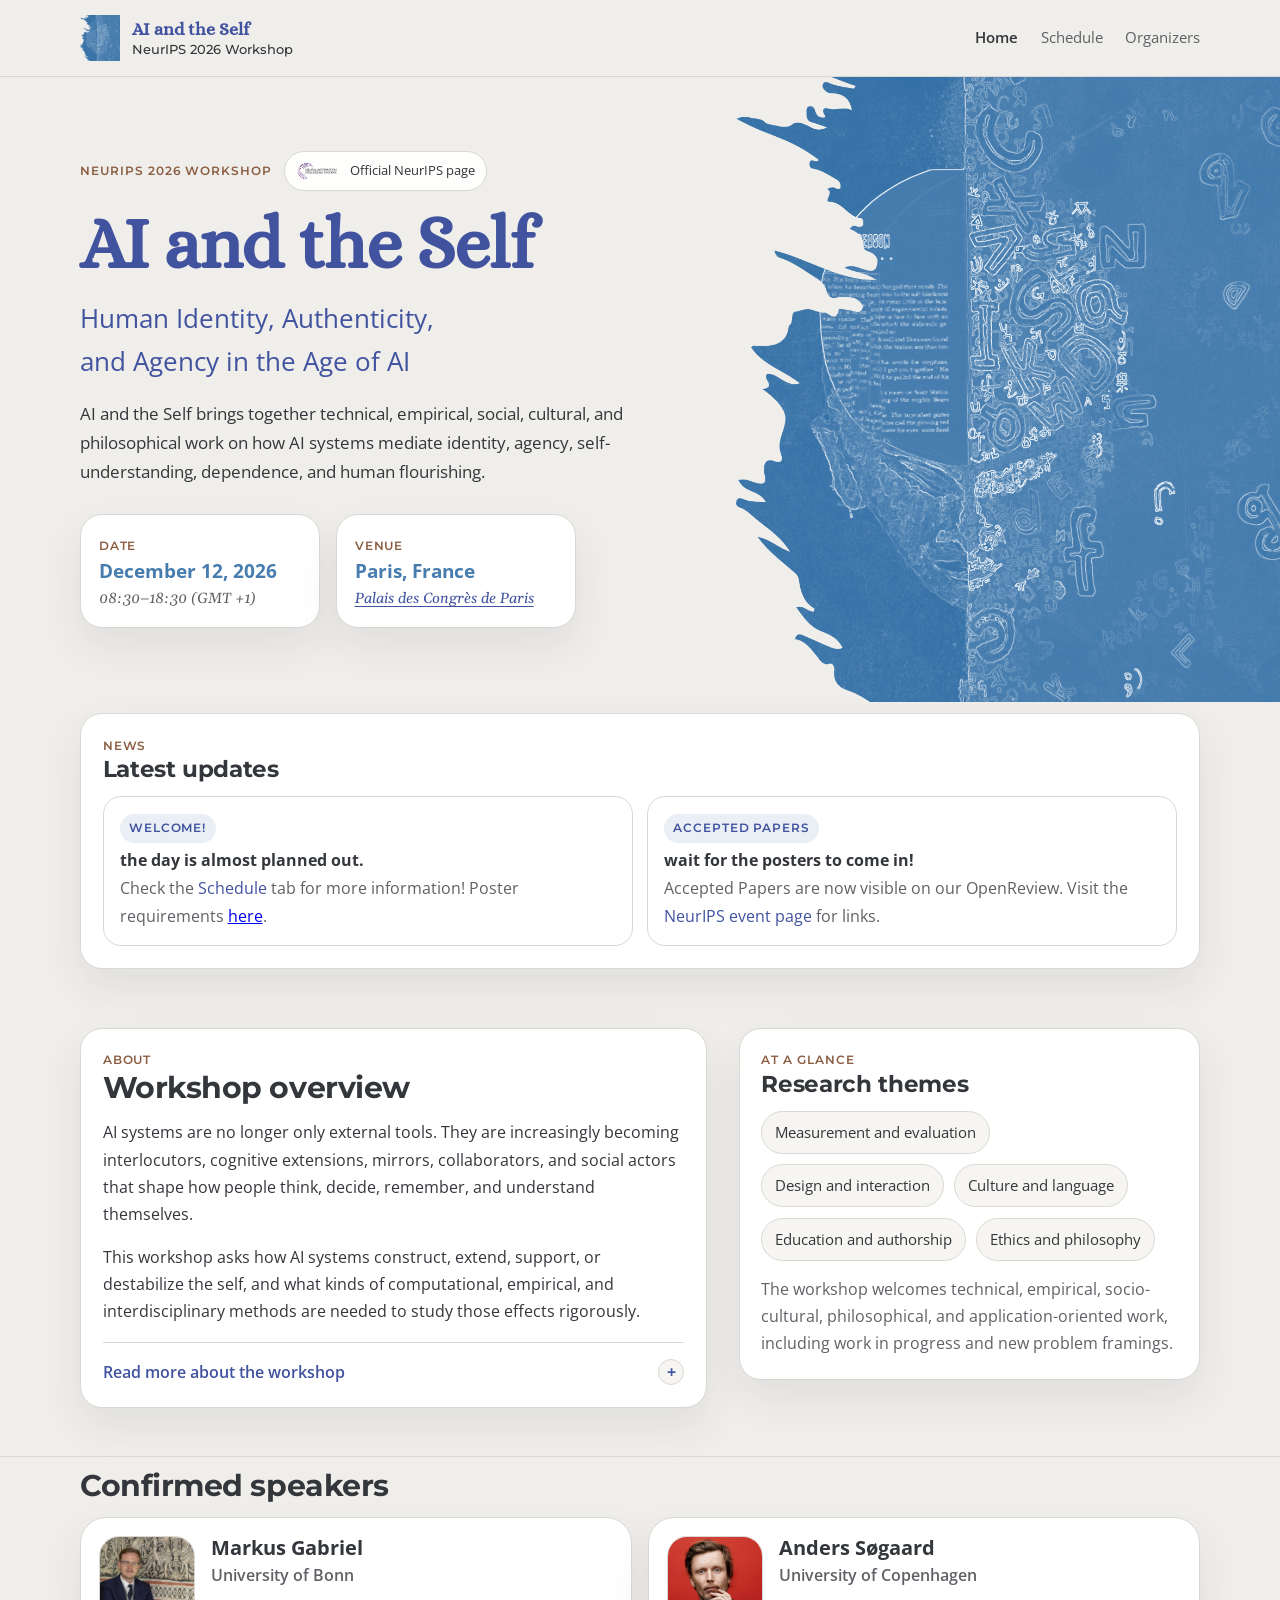
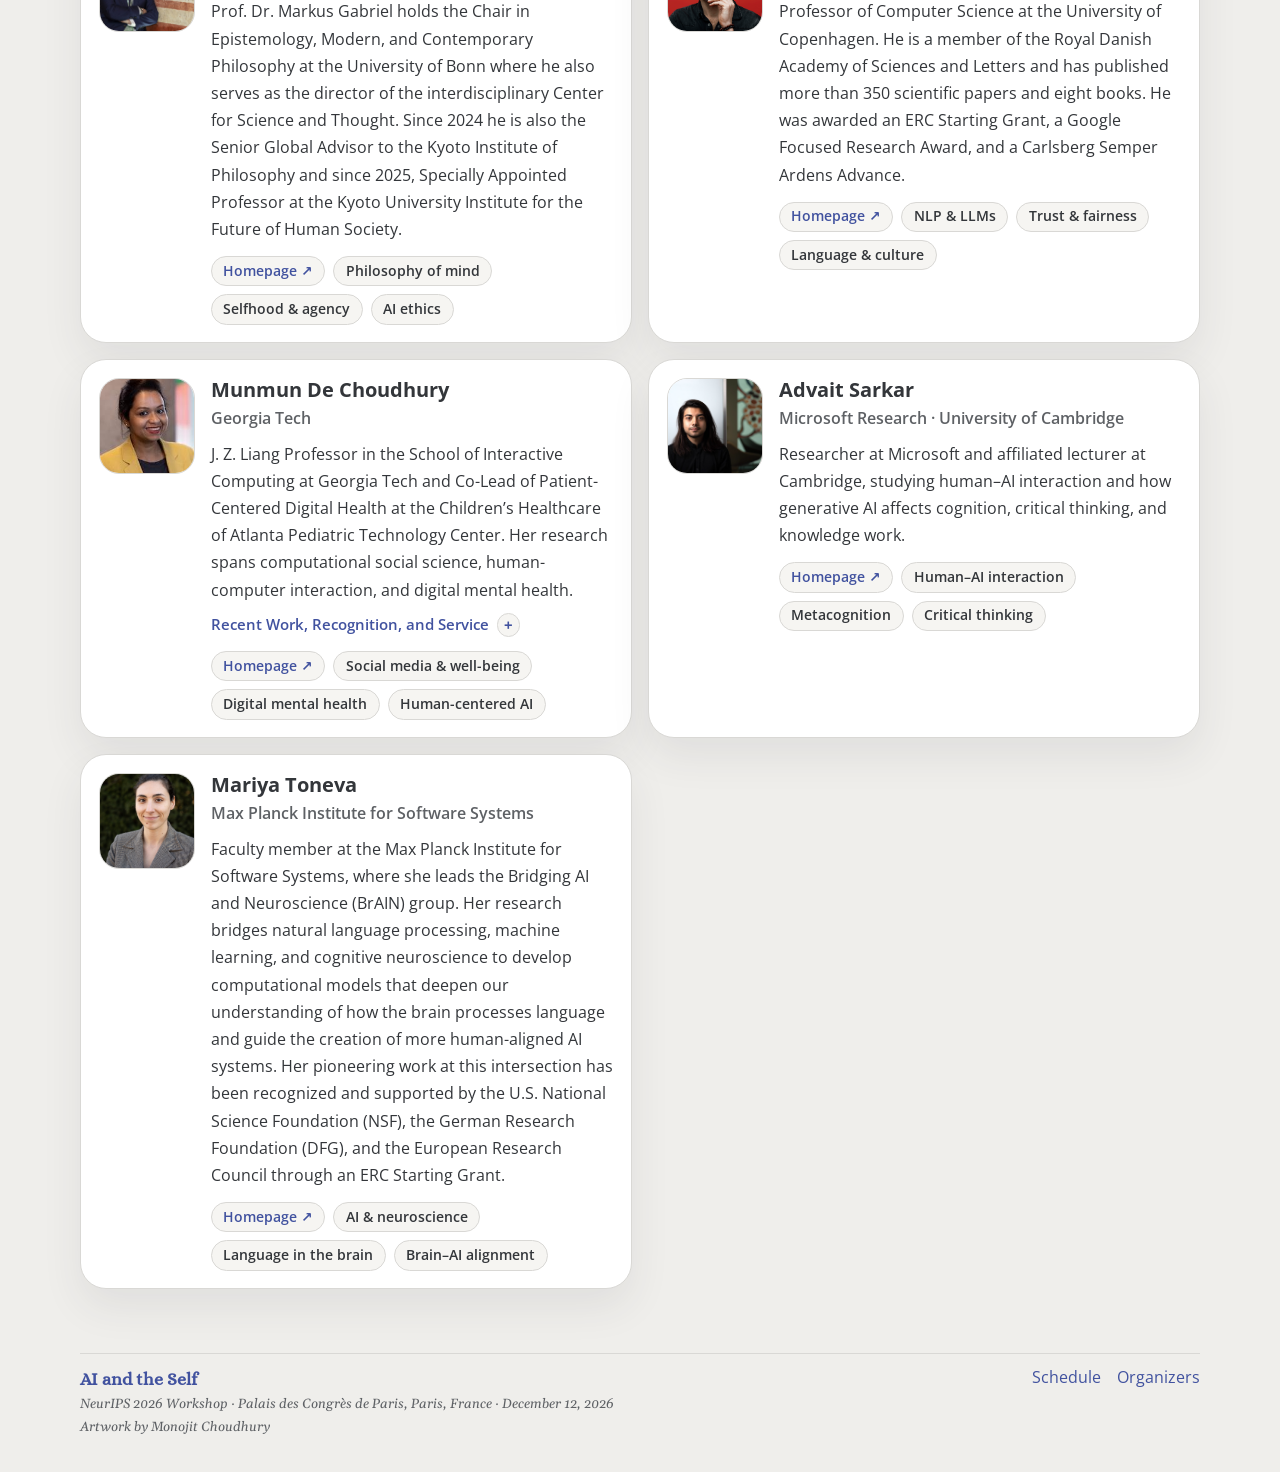
<file: index.html>
<!DOCTYPE html>
<html lang="en">
<head>
  <meta charset="utf-8">
  <meta name="viewport" content="width=device-width, initial-scale=1">
  <title>AI and the Self | NeurIPS 2026 Workshop</title>
  <meta name="description" content="AI and the Self is a NeurIPS 2026 workshop on identity, authenticity, and agency in the age of AI.">
  <meta name="theme-color" content="#3855a5">
  <meta property="og:type" content="website">
  <meta property="og:title" content="AI and the Self | NeurIPS 2026 Workshop">
  <meta property="og:description" content="Human identity, authenticity, and agency in the age of AI. December 12, 2026, Palais des Congrès de Paris.">
  <meta property="og:image" content="https://aintheself.github.io/assets/ai-and-the-self-art.png">
  <meta property="og:image:alt" content="Artwork by Monojit Choudhury: a face in profile, half formed from a printed page and half from letters in many scripts, in white line on blue.">
  <link rel="icon" type="image/png" href="assets/ai-and-the-self-art.png">
  <link rel="preconnect" href="https://fonts.googleapis.com">
  <link rel="preconnect" href="https://fonts.gstatic.com" crossorigin>
  <link rel="stylesheet" href="https://fonts.googleapis.com/css2?family=Alice&family=Gelasio:ital,wght@0,400;1,400&family=Montserrat:wght@500..700&family=Open+Sans:ital,wght@0,400..700;1,400..700&display=swap">
  <link rel="stylesheet" href="assets/styles.css">
</head>
<body>
  <header class="site-header">
    <div class="container nav">
      <a class="brand" href="index.html" aria-label="AI and the Self home">
        <img class="brand-mark" src="assets/ai-and-the-self-art.png" alt="" width="40" height="46">
        <span>
          <span class="brand-title">AI and the Self</span>
          <span class="brand-subtitle">NeurIPS 2026 Workshop</span>
        </span>
      </a>
      <button class="menu-toggle" type="button" aria-expanded="false" aria-label="Toggle navigation" data-menu-toggle>
        <span></span>
      </button>
      <nav class="site-nav" data-nav>
        <a href="index.html" aria-current="page">Home</a>
        <!-- <a href="call-for-papers.html">Calls</a> -->
        <a href="schedule.html">Schedule</a>
        <a href="organizers.html">Organizers</a>
      </nav>
    </div>
  </header>

  <main>
    <section class="home-hero">
      <div class="home-hero-text">
        <div class="hero-kicker-row">
          <div class="eyebrow">NeurIPS 2026 Workshop</div>
          <a class="event-badge" href="https://neurips.cc/virtual/2026/loc/paris/workshop/137617" target="_blank" rel="noopener noreferrer" aria-label="Visit the official NeurIPS 2026 page">
            <img src="assets/neurips-logo.svg" alt="NeurIPS logo">
            <span>Official NeurIPS page</span>
          </a>
        </div>
        <h1 class="page-title">AI and the Self</h1>
        <p class="page-subtitle">Human Identity, Authenticity, and Agency in the Age of AI</p>
        <p class="hero-text">AI and the Self brings together technical, empirical, social, cultural, and philosophical work on how AI systems mediate identity, agency, self-understanding, dependence, and human flourishing.</p>
        <!-- <div class="hero-actions">
          <a class="button button-primary" href="call-for-papers.html">Calls</a>
          <a class="button button-secondary" href="schedule.html">Schedule</a>
        </div> -->
        <div class="hero-meta">
          <div class="meta-pill">
            <span class="meta-label">Date</span>
            <strong>December 12, 2026</strong>
            <small>08:30–18:30 (GMT&nbsp;+1)</small>
          </div>
          <div class="meta-pill">
            <span class="meta-label">Venue</span>
            <strong>Paris, France</strong>
            <small><a href="https://www.google.com/maps/search/?api=1&amp;query=Palais+des+Congr%C3%A8s+de+Paris" target="_blank" rel="noopener noreferrer">Palais des Congrès de Paris</a></small>
          </div>
        </div>
      </div>
      <div class="home-hero-art">
        <img src="assets/ai-and-the-self-art.png" width="1000" height="1149" fetchpriority="high" alt="Artwork by Monojit Choudhury: a face in profile, half formed from a printed page and half from letters in many scripts, in white line on blue.">
      </div>
    </section>

    <section class="section section-compact">
      <div class="container">
        <div class="news-panel">
          <div class="panel-heading compact-head">
            <div>
              <div class="kicker">News</div>
              <h2>Latest updates</h2>
            </div>
          </div>

          <div class="news-list">
            <article class="news-item">
              <span class="status-pill">Welcome!</span>
              <h3>the day is almost planned out.</h3>
              <p>Check the <a class="text-link" href="schedule.html">Schedule</a> tab for more information! Poster requirements <a href="https://neurips.cc/Conferences/2026/PosterInstructions" target="_blank" rel="noopener noreferrer">here</a>.</p>
            </article>
            <!-- <article class="news-item">
              <span class="status-pill">Confirmed Speakers</span>
              <p>Scroll down for more information about the diverse and exciting set of confirmed speakers!</p>
            </article> -->
            <article class="news-item">
              <span class="status-pill">Accepted Papers</span>
              <h3>wait for the posters to come in!</h3>
              <p>Accepted Papers are now visible on our OpenReview. Visit the <a class="text-link" href="https://neurips.cc/virtual/2026/loc/paris/workshop/137617" target="_blank" rel="noopener noreferrer">NeurIPS event page</a> for links.</p>
            </article>
          </div>
        </div>
      </div>
    </section>

    <section class="section section-compact">
      <div class="container content-grid">
        <article class="surface prose">
          <div class="section-head compact-head">
            <div>
              <div class="kicker">About</div>
              <h2>Workshop overview</h2>
            </div>
          </div>
          <p>AI systems are no longer only external tools. They are increasingly becoming interlocutors, cognitive extensions, mirrors, collaborators, and social actors that shape how people think, decide, remember, and understand themselves.</p>
          <p>This workshop asks how AI systems construct, extend, support, or destabilize the self, and what kinds of computational, empirical, and interdisciplinary methods are needed to study those effects rigorously.</p>
          <details class="overview-toggle">
            <summary>Read more about the workshop</summary>
            <div class="expand-body">
              <p>One central aim is to move these questions closer to machine learning practice: how to measure shifts in self-concept, dependence, confidence, preference formation, and memory under repeated AI interaction; how to design personalization, memory, uncertainty, and refusal in ways that support reflection rather than over-reliance; and how to study cultural and linguistic assumptions about the self inside AI systems.</p>
              <p>The workshop also looks at how AI changes learning, authorship, creativity, professional identity, and the meaning of human competence when systems act as tutors, collaborators, co-authors, or social companions. It builds on the earlier interdisciplinary workshop in Bonn and translates that conversation into a NeurIPS-facing research agenda.</p>
            </div>
          </details>
          <!-- <a class="text-link" href="call-for-papers.html">Read the calls and submission details</a> -->
        </article>

        <aside class="resource-card">
          <div class="panel-heading compact-head">
            <div>
              <div class="kicker">At a glance</div>
              <h2>Research themes</h2>
            </div>
          </div>
          <div class="tag-list">
            <span class="tag">Measurement and evaluation</span>
            <span class="tag">Design and interaction</span>
            <span class="tag">Culture and language</span>
            <span class="tag">Education and authorship</span>
            <span class="tag">Ethics and philosophy</span>
          </div>
          <p class="muted-block">The workshop welcomes technical, empirical, socio-cultural, philosophical, and application-oriented work, including work in progress and new problem framings.</p>
        </aside>
      </div>
    </section>

    <section class="section section-compact border-top" id="speakers">
      <div class="container">
        <div class="section-head compact-head">
          <div>
            <h2>Confirmed speakers</h2>
          </div>
        </div>

        <div class="speaker-grid">
          <article class="speaker-card" id="speaker-markus-gabriel">
            <div class="speaker-wrap">
              <div class="speaker-photo-frame">
                <img
                  class="speaker-photo"
                  src="assets/people/markus-gabriel.jpg"
                  alt="Markus Gabriel"
                  loading="lazy"
                  onerror="this.style.display='none';this.nextElementSibling.style.display='grid';"
                >
                <div class="speaker-fallback" aria-hidden="true">MG</div>
              </div>

              <div>
                <h3>Markus Gabriel</h3>
                <p class="speaker-affiliation">University of Bonn</p>
                <p class="speaker-description">
                  Prof. Dr. Markus Gabriel holds the Chair in Epistemology, Modern, and
                  Contemporary Philosophy at the University of Bonn where he also serves
                  as the director of the interdisciplinary Center for Science and Thought.
                  Since 2024 he is also the Senior Global Advisor to the Kyoto Institute of
                  Philosophy and since 2025, Specially Appointed Professor at the Kyoto University
                  Institute for the Future of Human Society.
                </p>

                <div class="speaker-chip-row">
                  <a
                    class="speaker-chip"
                    href="https://markus-gabriel.com/"
                    target="_blank"
                    rel="noopener noreferrer"
                    aria-label="Visit Markus Gabriel's homepage"
                  >Homepage ↗</a>
                  <span class="speaker-chip">Philosophy of mind</span>
                  <span class="speaker-chip">Selfhood &amp; agency</span>
                  <span class="speaker-chip">AI ethics</span>
                </div>
              </div>
            </div>
          </article>

          <article class="speaker-card" id="speaker-anders-soegaard">
            <div class="speaker-wrap">
              <div class="speaker-photo-frame">
                <img
                  class="speaker-photo"
                  src="assets/people/anders-soegaard.jpg"
                  alt="Anders Søgaard"
                  loading="lazy"
                  onerror="this.style.display='none';this.nextElementSibling.style.display='grid';"
                >
                <div class="speaker-fallback" aria-hidden="true">AS</div>
              </div>

              <div>
                <h3>Anders Søgaard</h3>
                <p class="speaker-affiliation">University of Copenhagen</p>
                <p class="speaker-description">
                  Professor of Computer Science at the University of Copenhagen.
                  He is a member of the Royal Danish Academy of Sciences and Letters and
                  has published more than 350 scientific papers and eight books.
                  He was awarded an ERC Starting Grant, a Google Focused Research Award,
                  and a Carlsberg Semper Ardens Advance.
                </p>

                <div class="speaker-chip-row">
                  <a
                    class="speaker-chip"
                    href="https://anderssoegaard.github.io/"
                    target="_blank"
                    rel="noopener noreferrer"
                    aria-label="Visit Anders Søgaard's homepage"
                  >Homepage ↗</a>
                  <span class="speaker-chip">NLP &amp; LLMs</span>
                  <span class="speaker-chip">Trust &amp; fairness</span>
                  <span class="speaker-chip">Language &amp; culture</span>
                </div>
              </div>
            </div>
          </article>

          <article class="speaker-card" id="speaker-munmun-de-choudhury">
            <div class="speaker-wrap">
              <div class="speaker-photo-frame">
                <img
                  class="speaker-photo"
                  src="assets/people/munmun_de_choudhury.jpg"
                  alt="Munmun De Choudhury"
                  loading="lazy"
                  onerror="this.style.display='none';this.nextElementSibling.style.display='grid';"
                >
                <div class="speaker-fallback" aria-hidden="true">MD</div>
              </div>

              <div>
                <h3>Munmun De Choudhury</h3>
                <p class="speaker-affiliation">Georgia Tech</p>
                <p class="speaker-description">
                  J. Z. Liang Professor in the School of Interactive Computing at Georgia Tech
                  and Co-Lead of Patient-Centered Digital Health at the Children’s Healthcare
                  of Atlanta Pediatric Technology Center. Her research spans computational social
                  science, human-computer interaction, and digital mental health.
                </p>
                <details class="overview-toggle">
                  <summary>Recent Work, Recognition, and Service</summary>
                  <div class="expand-body">
                    <p>
                      Through interdisciplinary collaborations across academia, industry, healthcare, and
                      public health, De Choudhury and her collaborators have pioneered computational
                      approaches for understanding and supporting mental health and for examining how
                      social and digital technologies shape well-being. Her recent work investigates
                      how generative AI is becoming part of psychologically consequential interactions—shaping
                      how people seek support, interpret their experiences, make decisions, and
                      relate to others—and the implications for human agency, safety, and well-being.
                    </p>
                    <p>
                      De Choudhury’s contributions have been recognized with the 2023 SIGCHI Societal
                      Impact Award, Test-of-Time Awards at ICWSM in 2023 and 2026, and the Web Science
                      Trust in 2022, the 2021 ACM-W Rising Star Award, and nearly two dozen paper awards.
                      She was inducted into the SIGCHI Academy in 2024 and named an ACM Distinguished
                      Member in 2025.
                    </p>
                    <p>
                      Beyond academia, she is an active contributor to policy and
                      public-interest initiatives on technology, mental health, and well-being,
                      and is frequently sought for expert advice by governments and popular media.
                      She contributed to the Office of the U.S. Surgeon General’s 2023 Advisory on the
                      Healing Effects of Social Connection. Currently she serves on the Technical Advisory
                      Group of the World Health Organization’s Commission on Social Connection and is a
                      member of OpenAI’s Expert Council on Well-Being and AI.
                    </p>
                  </div>
                </details>

                <div class="speaker-chip-row">
                  <a
                    class="speaker-chip"
                    href="http://www.munmund.net/"
                    target="_blank"
                    rel="noopener noreferrer"
                    aria-label="Visit Munmun De Choudhury's homepage"
                  >Homepage ↗</a>
                  <span class="speaker-chip">Social media &amp; well-being</span>
                  <span class="speaker-chip">Digital mental health</span>
                  <span class="speaker-chip">Human-centered AI</span>
                </div>
              </div>
            </div>
          </article>

          <article class="speaker-card" id="speaker-advait-sarkar">
            <div class="speaker-wrap">
              <div class="speaker-photo-frame">
                <img
                  class="speaker-photo"
                  src="assets/people/advait-sarkar.jpg"
                  alt="Advait Sarkar"
                  loading="lazy"
                  onerror="this.style.display='none';this.nextElementSibling.style.display='grid';"
                >
                <div class="speaker-fallback" aria-hidden="true">AS</div>
              </div>

              <div>
                <h3>Advait Sarkar</h3>
                <p class="speaker-affiliation">
                  Microsoft Research · University of Cambridge
                </p>
                <p class="speaker-description">
                  Researcher at Microsoft and affiliated lecturer at Cambridge,
                  studying human–AI interaction and how generative AI affects
                  cognition, critical thinking, and knowledge work.
                </p>

                <div class="speaker-chip-row">
                  <a
                    class="speaker-chip"
                    href="https://advait.org/"
                    target="_blank"
                    rel="noopener noreferrer"
                    aria-label="Visit Advait Sarkar's homepage"
                  >Homepage ↗</a>
                  <span class="speaker-chip">Human–AI interaction</span>
                  <span class="speaker-chip">Metacognition</span>
                  <span class="speaker-chip">Critical thinking</span>
                </div>
              </div>
            </div>
          </article>

          <article class="speaker-card" id="speaker-mariya-toneva">
            <div class="speaker-wrap">
              <div class="speaker-photo-frame">
                <img
                  class="speaker-photo"
                  src="assets/people/mariya-toneva.jpg"
                  alt="Mariya Toneva"
                  loading="lazy"
                  onerror="this.style.display='none';this.nextElementSibling.style.display='grid';"
                >
                <div class="speaker-fallback" aria-hidden="true">MT</div>
              </div>

              <div>
                <h3>Mariya Toneva</h3>
                <p class="speaker-affiliation">
                  Max Planck Institute for Software Systems
                </p>
                <p class="speaker-description">
                  Faculty member at the Max Planck Institute for Software Systems,
                  where she leads the Bridging AI and Neuroscience (BrAIN) group.
                  Her research bridges natural language processing, machine learning,
                  and cognitive neuroscience to develop computational models that
                  deepen our understanding of how the brain processes language and
                  guide the creation of more human-aligned AI systems. Her pioneering
                  work at this intersection has been recognized and supported by the
                  U.S. National Science Foundation (NSF), the German Research Foundation
                  (DFG), and the European Research Council through an ERC Starting Grant.
                </p>

                <div class="speaker-chip-row">
                  <a
                    class="speaker-chip"
                    href="https://mtoneva.com/"
                    target="_blank"
                    rel="noopener noreferrer"
                    aria-label="Visit Mariya Toneva's homepage"
                  >Homepage ↗</a>
                  <span class="speaker-chip">AI &amp; neuroscience</span>
                  <span class="speaker-chip">Language in the brain</span>
                  <span class="speaker-chip">Brain–AI alignment</span>
                </div>
              </div>
            </div>
          </article>
        </div>
      </div>
    </section>
  </main>

  <footer class="footer">
    <div class="container footer-inner">
      <div>
        <strong>AI and the Self</strong>
        <small>NeurIPS 2026 Workshop · Palais des Congrès de Paris, Paris, France · December 12, 2026</small>
        <small>Artwork by Monojit Choudhury</small>
      </div>
      <div class="footer-links">
        <!-- <a href="call-for-papers.html">Calls</a> -->
        <a href="schedule.html">Schedule</a>
        <a href="organizers.html">Organizers</a>
      </div>
    </div>
  </footer>

  <script src="assets/script.js"></script>
</body>
</html>
</file>
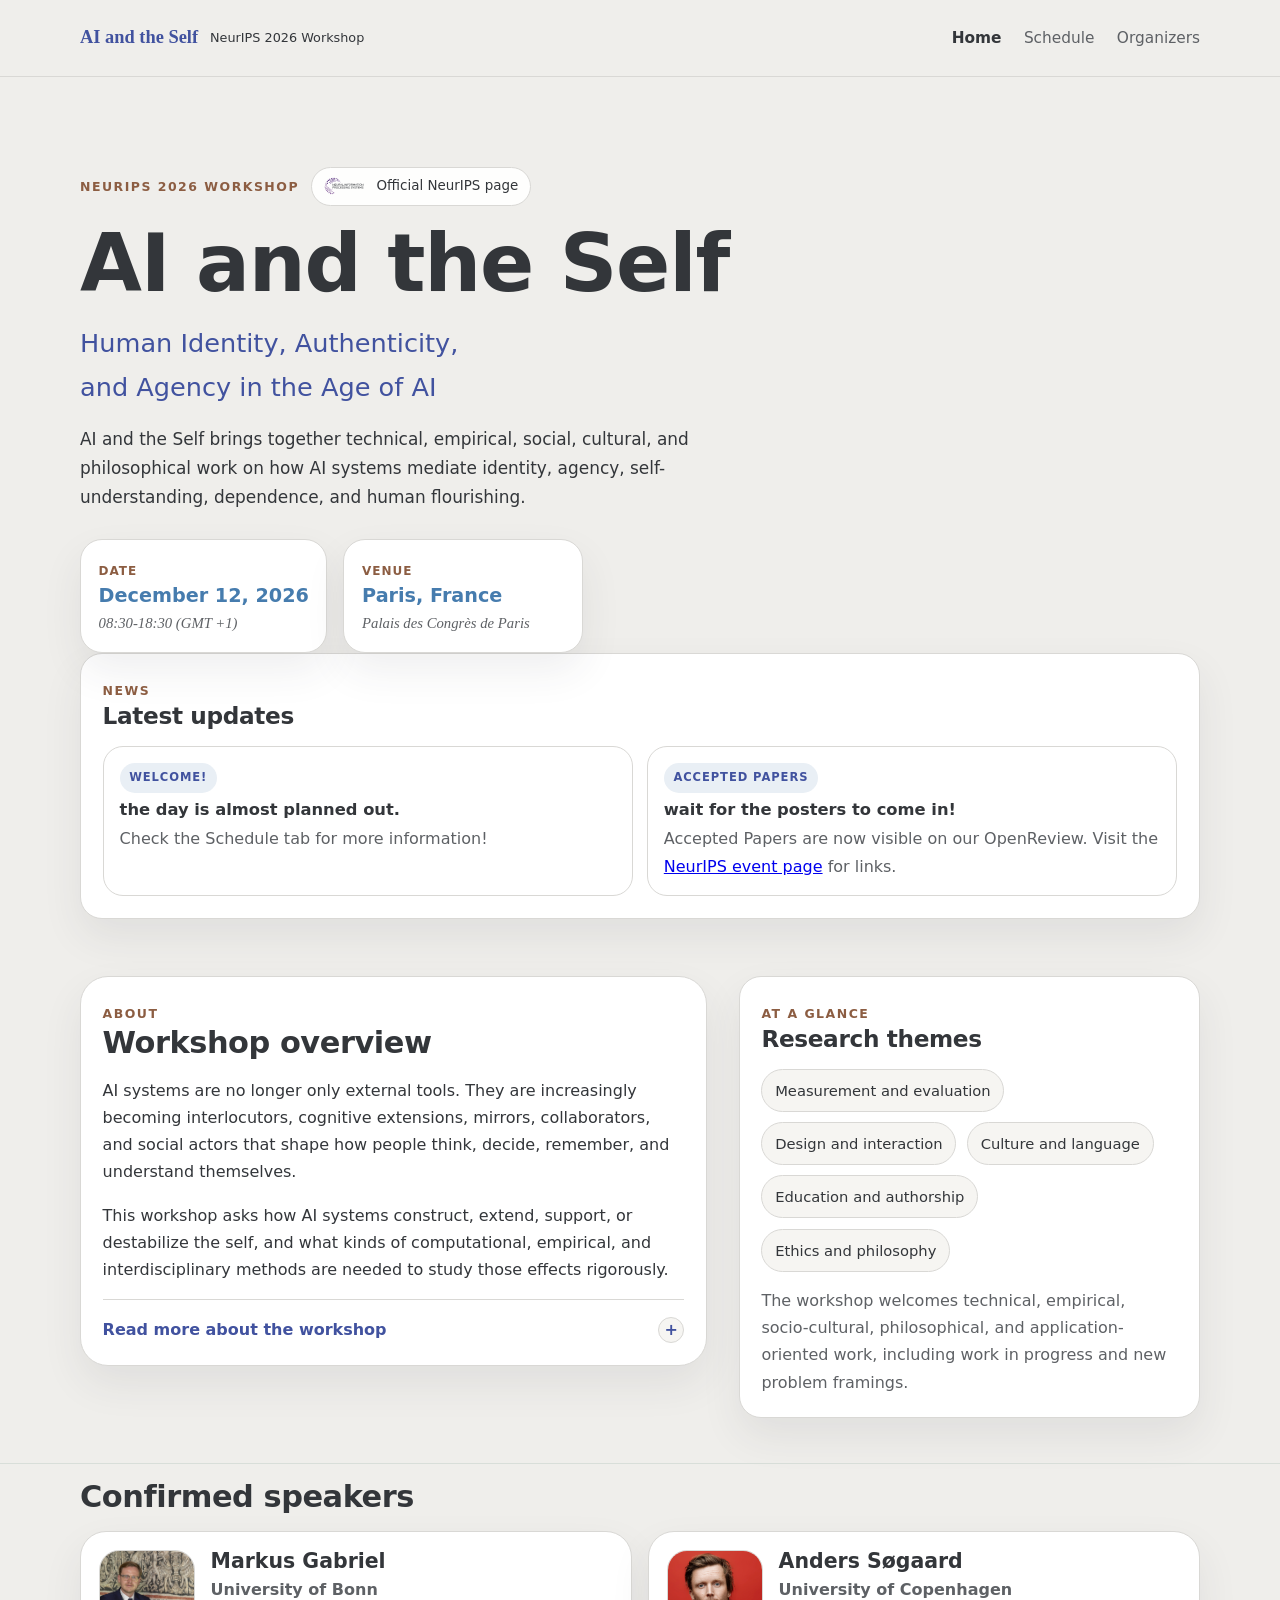
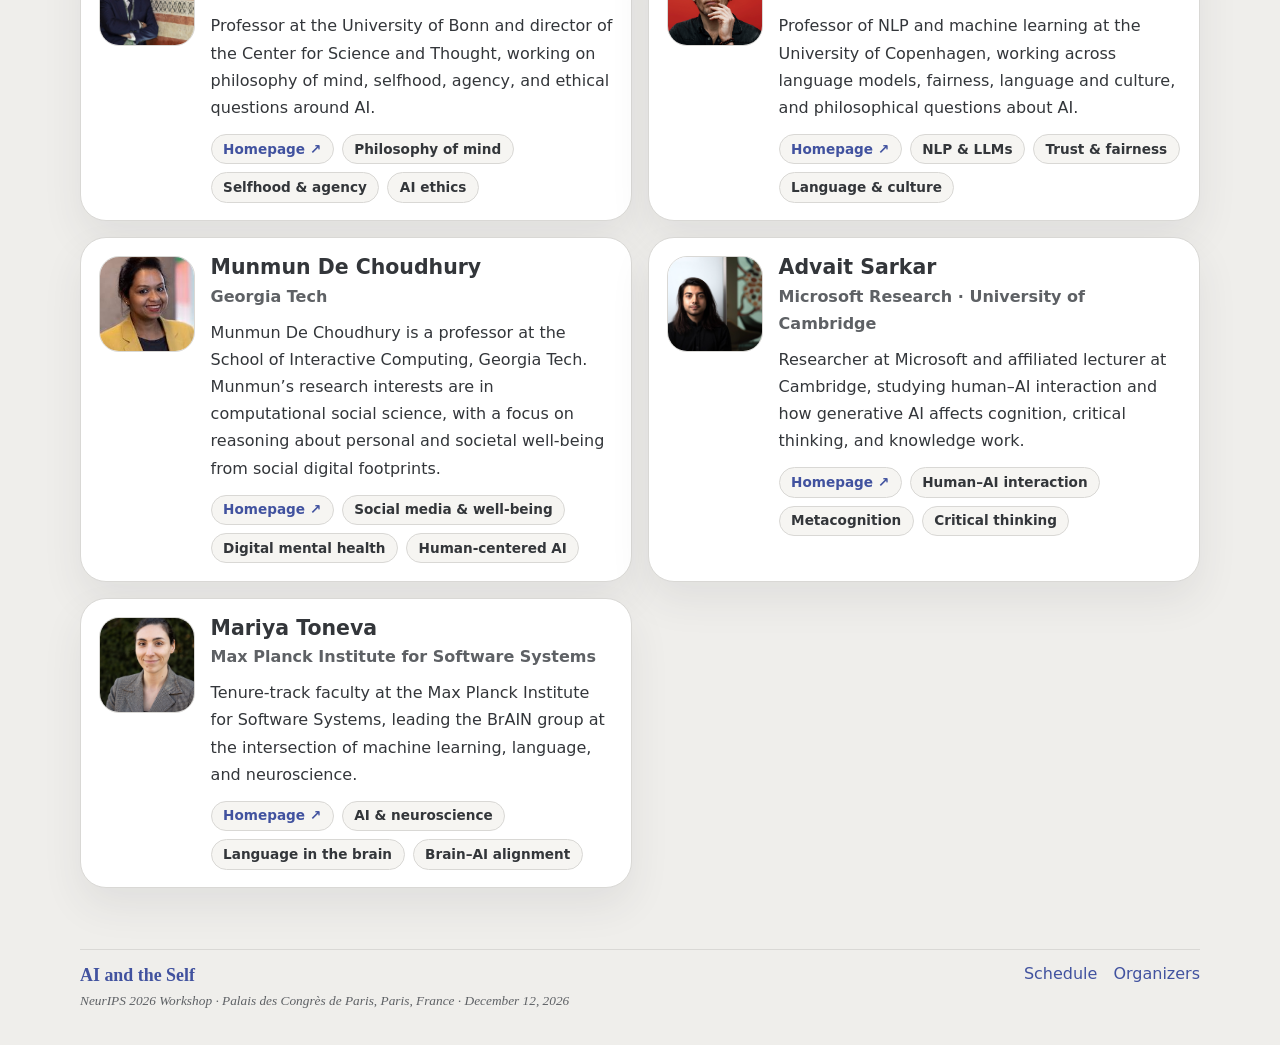
<file: index_bkp.html>
<!DOCTYPE html>
<html lang="en">
<head>
  <meta charset="utf-8">
  <meta name="viewport" content="width=device-width, initial-scale=1">
  <title>AI and the Self | NeurIPS 2026 Workshop</title>
  <meta name="description" content="AI and the Self is a NeurIPS 2026 workshop on identity, authenticity, and agency in the age of AI.">
  <meta name="theme-color" content="#3855a5">
  <link rel="icon" href="data:image/svg+xml,%3Csvg xmlns='http://www.w3.org/2000/svg' viewBox='0 0 100 100'%3E%3Crect width='100' height='100' rx='18' fill='%233855a5'/%3E%3Ctext x='50' y='58' text-anchor='middle' font-size='46' fill='white' font-family='Georgia, serif'%3EAS%3C/text%3E%3C/svg%3E">
  <link rel="stylesheet" href="assets/styles.css">
  <style>
    .eyebrow,
    .kicker {
      display: inline-flex;
      align-items: center;
      gap: 0.5rem;
      color: var(--warm);
      font-size: 0.78rem;
      font-weight: 700;
      letter-spacing: 0.12em;
      text-transform: uppercase;
    }

    .page-title-small {
      font-size: clamp(2.25rem, 5vw, 3.4rem);
    }

    .panel-heading,
    .section-head {
      display: flex;
      justify-content: space-between;
      align-items: flex-start;
      gap: 1rem;
      margin-bottom: 1rem;
    }

    .panel-heading h2,
    .compact-head h2 {
      margin-bottom: 0;
      font-size: 1.45rem;
    }

    .section-head h2 {
      font-size: 1.9rem;
      margin-bottom: 0;
    }

    .hero-kicker-row {
      display: flex;
      flex-wrap: wrap;
      align-items: center;
      gap: 0.75rem;
      margin-bottom: 0.15rem;
    }

    .hero-kicker-row .event-badge {
      padding: 0.46rem 0.72rem;
      font-size: 0.84rem;
      box-shadow: none;
    }

    .hero-kicker-row .event-badge img {
      height: 18px;
    }

    .hero-actions {
      display: flex;
      flex-wrap: wrap;
      gap: 0.75rem;
      margin-top: 1.25rem;
    }

    .section-compact {
      padding: 1rem 0 2.8rem;
    }

    .border-top {
      border-top: 1px solid rgba(214, 221, 215, 0.9);
    }

    .surface {
      background: var(--surface);
      border: 1px solid var(--line);
      border-radius: 28px;
      box-shadow: var(--shadow);
      padding: 1.35rem;
    }

    .prose p:last-child {
      margin-bottom: 0;
    }

    .news-list {
      display: grid;
      gap: 0.85rem;
      margin-top: 1rem;
    }

    .news-item {
      padding: 0.95rem 1rem;
      border: 1px solid var(--line);
      border-radius: 20px;
      background: rgba(255, 255, 255, 0.72);
    }

    .news-item h3 {
      margin: 0.4rem 0 0.25rem;
      font-family: Inter, ui-sans-serif, system-ui, -apple-system, BlinkMacSystemFont, "Segoe UI", sans-serif;
      font-size: 1.02rem;
      line-height: 1.35;
    }

    .news-item p {
      margin: 0;
      color: var(--muted);
    }

    .status-pill {
      display: inline-flex;
      align-items: center;
      padding: 0.34rem 0.6rem;
      border-radius: 999px;
      background: var(--accent-soft);
      color: var(--accent);
      font-size: 0.72rem;
      font-weight: 700;
      letter-spacing: 0.08em;
      text-transform: uppercase;
    }

    .tag-list {
      display: flex;
      flex-wrap: wrap;
      gap: 0.65rem;
      margin: 0 0 0.95rem;
    }

    .tag {
      display: inline-flex;
      align-items: center;
      padding: 0.5rem 0.8rem;
      border: 1px solid var(--line);
      border-radius: 999px;
      background: var(--surface-soft);
      font-size: 0.92rem;
    }

    .muted-block {
      color: var(--muted);
    }

    .quick-links-grid {
      display: grid;
      grid-template-columns: repeat(3, minmax(0, 1fr));
      gap: 1rem;
    }

    .overview-toggle {
      margin-top: 1rem;
      padding-top: 1rem;
      border-top: 1px solid var(--line);
    }

    .overview-toggle summary {
      display: flex;
      align-items: center;
      gap: 0.6rem;
      cursor: pointer;
      list-style: none;
      font-weight: 600;
      color: var(--accent);
    }

    .overview-toggle summary::-webkit-details-marker {
      display: none;
    }

    .overview-toggle summary::after {
      content: '+';
      margin-left: auto;
      width: 1.5rem;
      height: 1.5rem;
      border: 1px solid var(--line);
      border-radius: 999px;
      display: inline-flex;
      align-items: center;
      justify-content: center;
      color: var(--accent);
      background: var(--surface-soft);
      font-weight: 700;
    }

    .overview-toggle[open] summary::after {
      content: '−';
    }

    .expand-body {
      padding-top: 0.85rem;
    }

    .expand-body p:last-child {
      margin-bottom: 0;
    }

    @media (max-width: 980px) {
      .quick-links-grid {
        grid-template-columns: 1fr;
      }
    }
  </style>
</head>
<body>
  <header class="site-header">
    <div class="container nav">
      <a class="brand" href="index.html" aria-label="AI and the Self home">
        <span class="brand-title">AI and the Self</span>
        <span class="brand-subtitle">NeurIPS 2026 Workshop</span>
      </a>
      <button class="menu-toggle" type="button" aria-expanded="false" aria-label="Toggle navigation" data-menu-toggle>
        <span></span>
      </button>
      <nav class="site-nav" data-nav>
        <a href="index.html" aria-current="page">Home</a>
        <!-- <a href="call-for-papers.html">Calls</a> -->
        <a href="schedule.html">Schedule</a>
        <a href="organizers.html">Organizers</a>
      </nav>
    </div>
  </header>

  <main>
    <section class="hero">
      <div class="container hero-grid">
        <div>
          <div class="hero-kicker-row">
            <div class="eyebrow">NeurIPS 2026 Workshop</div>
            <a class="event-badge" href="https://neurips.cc/virtual/2026/loc/paris/workshop/137617" target="_blank" rel="noopener noreferrer" aria-label="Visit the official NeurIPS 2026 page">
              <img src="assets/neurips-logo.svg" alt="NeurIPS logo">
              <span>Official NeurIPS page</span>
            </a>
          </div>
          <h1 class="page-title">AI and the Self</h1>
          <p class="page-subtitle">Human Identity, Authenticity, and Agency in the Age of AI</p>
          <p class="hero-text">AI and the Self brings together technical, empirical, social, cultural, and philosophical work on how AI systems mediate identity, agency, self-understanding, dependence, and human flourishing.</p>
          <!-- <div class="hero-actions">
            <a class="button button-primary" href="call-for-papers.html">Calls</a>
            <a class="button button-secondary" href="schedule.html">Schedule</a>
          </div> -->
          <div class="hero-meta">
            <div class="meta-pill">
              <span class="meta-label">Date</span>
              <strong>December 12, 2026</strong>
              <small>08:30-18:30 (GMT +1)</small>
            </div>
            <div class="meta-pill">
              <span class="meta-label">Venue</span>
              <strong>Paris, France</strong>
              <small>Palais des Congrès de Paris</small>
            </div>
          </div>
        </div>

        <aside class="news-panel">
          <div class="panel-heading compact-head">
            <div>
              <div class="kicker">News</div>
              <h2>Latest updates</h2>
            </div>
          </div>

          <div class="news-list">
            <article class="news-item">
              <span class="status-pill">Welcome!</span>
              <h3>the day is almost planned out.</h3>
              <p>Check the Schedule tab for more information!</p>
            </article>
            <!-- <article class="news-item">
              <span class="status-pill">Confirmed Speakers</span>
              <p>Scroll down for more information about the diverse and exciting set of confirmed speakers!</p>
            </article> -->
            <article class="news-item">
              <span class="status-pill">Accepted Papers</span>
              <h3>wait for the posters to come in!</h3>
              <p>Accepted Papers are now visible on our OpenReview. Visit the <a href="https://neurips.cc/virtual/2026/loc/paris/workshop/137617">NeurIPS event page</a> for links.</p>
            </article>
          </div>
        </aside>
      </div>
    </section>

    <section class="section section-compact">
      <div class="container content-grid">
        <article class="surface prose">
          <div class="section-head compact-head">
            <div>
              <div class="kicker">About</div>
              <h2>Workshop overview</h2>
            </div>
          </div>
          <p>AI systems are no longer only external tools. They are increasingly becoming interlocutors, cognitive extensions, mirrors, collaborators, and social actors that shape how people think, decide, remember, and understand themselves.</p>
          <p>This workshop asks how AI systems construct, extend, support, or destabilize the self, and what kinds of computational, empirical, and interdisciplinary methods are needed to study those effects rigorously.</p>
          <details class="overview-toggle">
            <summary>Read more about the workshop</summary>
            <div class="expand-body">
              <p>One central aim is to move these questions closer to machine learning practice: how to measure shifts in self-concept, dependence, confidence, preference formation, and memory under repeated AI interaction; how to design personalization, memory, uncertainty, and refusal in ways that support reflection rather than over-reliance; and how to study cultural and linguistic assumptions about the self inside AI systems.</p>
              <p>The workshop also looks at how AI changes learning, authorship, creativity, professional identity, and the meaning of human competence when systems act as tutors, collaborators, co-authors, or social companions. It builds on the earlier interdisciplinary workshop in Bonn and translates that conversation into a NeurIPS-facing research agenda.</p>
            </div>
          </details>
          <!-- <a class="text-link" href="call-for-papers.html">Read the calls and submission details</a> -->
        </article>

        <aside class="resource-card">
          <div class="panel-heading compact-head">
            <div>
              <div class="kicker">At a glance</div>
              <h2>Research themes</h2>
            </div>
          </div>
          <div class="tag-list">
            <span class="tag">Measurement and evaluation</span>
            <span class="tag">Design and interaction</span>
            <span class="tag">Culture and language</span>
            <span class="tag">Education and authorship</span>
            <span class="tag">Ethics and philosophy</span>
          </div>
          <p class="muted-block">The workshop welcomes technical, empirical, socio-cultural, philosophical, and application-oriented work, including work in progress and new problem framings.</p>
        </aside>
      </div>
    </section>

    <section class="section section-compact border-top" id="speakers">
      <div class="container">
        <div class="section-head compact-head">
          <div>
            <h2>Confirmed speakers</h2>
          </div>
        </div>
    
        <div class="speaker-grid">
          <article class="speaker-card">
            <div class="speaker-wrap">
              <div class="speaker-photo-frame">
                <img
                  class="speaker-photo"
                  src="assets/people/markus-gabriel.jpg"
                  alt="Markus Gabriel"
                  loading="lazy"
                  onerror="this.style.display='none';this.nextElementSibling.style.display='grid';"
                >
                <div class="speaker-fallback" aria-hidden="true">MG</div>
              </div>
    
              <div>
                <h3>Markus Gabriel</h3>
                <p class="speaker-affiliation">University of Bonn</p>
                <p class="speaker-description">
                  Professor at the University of Bonn and director of the Center
                  for Science and Thought, working on philosophy of mind,
                  selfhood, agency, and ethical questions around AI.
                </p>
    
                <div class="speaker-chip-row">
                  <a
                    class="speaker-chip"
                    href="https://markus-gabriel.com/"
                    target="_blank"
                    rel="noopener noreferrer"
                    aria-label="Visit Markus Gabriel's homepage"
                  >Homepage ↗</a>
                  <span class="speaker-chip">Philosophy of mind</span>
                  <span class="speaker-chip">Selfhood &amp; agency</span>
                  <span class="speaker-chip">AI ethics</span>
                </div>
              </div>
            </div>
          </article>
    
          <article class="speaker-card">
            <div class="speaker-wrap">
              <div class="speaker-photo-frame">
                <img
                  class="speaker-photo"
                  src="assets/people/anders-soegaard.jpg"
                  alt="Anders Søgaard"
                  loading="lazy"
                  onerror="this.style.display='none';this.nextElementSibling.style.display='grid';"
                >
                <div class="speaker-fallback" aria-hidden="true">AS</div>
              </div>
    
              <div>
                <h3>Anders Søgaard</h3>
                <p class="speaker-affiliation">University of Copenhagen</p>
                <p class="speaker-description">
                  Professor of NLP and machine learning at the University of
                  Copenhagen, working across language models, fairness, language
                  and culture, and philosophical questions about AI.
                </p>
    
                <div class="speaker-chip-row">
                  <a
                    class="speaker-chip"
                    href="https://anderssoegaard.github.io/"
                    target="_blank"
                    rel="noopener noreferrer"
                    aria-label="Visit Anders Søgaard's homepage"
                  >Homepage ↗</a>
                  <span class="speaker-chip">NLP &amp; LLMs</span>
                  <span class="speaker-chip">Trust &amp; fairness</span>
                  <span class="speaker-chip">Language &amp; culture</span>
                </div>
              </div>
            </div>
          </article>
    
           <article class="speaker-card">
            <div class="speaker-wrap">
              <div class="speaker-photo-frame">
                <img
                  class="speaker-photo"
                  src="assets/people/munmun_de_choudhury.jpg"
                  alt="Munmun De Choudhury"
                  loading="lazy"
                  onerror="this.style.display='none';this.nextElementSibling.style.display='grid';"
                >
                <div class="speaker-fallback" aria-hidden="true">MD</div>
              </div>
    
              <div>
                <h3>Munmun De Choudhury</h3>
                <p class="speaker-affiliation">Georgia Tech</p>
                <p class="speaker-description">
                  Munmun De Choudhury is a professor at the School of Interactive Computing, Georgia Tech. Munmun’s research interests are in computational social science, with a focus on reasoning about personal and societal well-being from social digital footprints.
                </p>
    
                <div class="speaker-chip-row">
                  <a
                    class="speaker-chip"
                    href="http://www.munmund.net/"
                    target="_blank"
                    rel="noopener noreferrer"
                    aria-label="Visit Munmun De Choudhury's homepage"
                  >Homepage ↗</a>
                  <span class="speaker-chip">Social media &amp; well-being</span>
                  <span class="speaker-chip">Digital mental health</span>
                  <span class="speaker-chip">Human-centered AI</span>
                </div>
              </div>
            </div>
          </article>
    
          <article class="speaker-card">
            <div class="speaker-wrap">
              <div class="speaker-photo-frame">
                <img
                  class="speaker-photo"
                  src="assets/people/advait-sarkar.jpg"
                  alt="Advait Sarkar"
                  loading="lazy"
                  onerror="this.style.display='none';this.nextElementSibling.style.display='grid';"
                >
                <div class="speaker-fallback" aria-hidden="true">AS</div>
              </div>
    
              <div>
                <h3>Advait Sarkar</h3>
                <p class="speaker-affiliation">
                  Microsoft Research · University of Cambridge
                </p>
                <p class="speaker-description">
                  Researcher at Microsoft and affiliated lecturer at Cambridge,
                  studying human–AI interaction and how generative AI affects
                  cognition, critical thinking, and knowledge work.
                </p>
    
                <div class="speaker-chip-row">
                  <a
                    class="speaker-chip"
                    href="https://advait.org/"
                    target="_blank"
                    rel="noopener noreferrer"
                    aria-label="Visit Advait Sarkar's homepage"
                  >Homepage ↗</a>
                  <span class="speaker-chip">Human–AI interaction</span>
                  <span class="speaker-chip">Metacognition</span>
                  <span class="speaker-chip">Critical thinking</span>
                </div>
              </div>
            </div>
          </article>
    
          <article class="speaker-card">
            <div class="speaker-wrap">
              <div class="speaker-photo-frame">
                <img
                  class="speaker-photo"
                  src="assets/people/mariya-toneva.jpg"
                  alt="Mariya Toneva"
                  loading="lazy"
                  onerror="this.style.display='none';this.nextElementSibling.style.display='grid';"
                >
                <div class="speaker-fallback" aria-hidden="true">MT</div>
              </div>
    
              <div>
                <h3>Mariya Toneva</h3>
                <p class="speaker-affiliation">
                  Max Planck Institute for Software Systems
                </p>
                <p class="speaker-description">
                  Tenure-track faculty at the Max Planck Institute for Software
                  Systems, leading the BrAIN group at the intersection of machine
                  learning, language, and neuroscience.
                </p>
    
                <div class="speaker-chip-row">
                  <a
                    class="speaker-chip"
                    href="https://mtoneva.com/"
                    target="_blank"
                    rel="noopener noreferrer"
                    aria-label="Visit Mariya Toneva's homepage"
                  >Homepage ↗</a>
                  <span class="speaker-chip">AI &amp; neuroscience</span>
                  <span class="speaker-chip">Language in the brain</span>
                  <span class="speaker-chip">Brain–AI alignment</span>
                </div>
              </div>
            </div>
          </article>
        </div>
      </div>
    </section>
  </main>

  <footer class="footer">
    <div class="container footer-inner">
      <div>
        <strong>AI and the Self</strong>
        <small>NeurIPS 2026 Workshop · Palais des Congrès de Paris, Paris, France · December 12, 2026</small>
      </div>
      <div class="footer-links">
        <!-- <a href="call-for-papers.html">Calls</a> -->
        <a href="schedule.html">Schedule</a>
        <a href="organizers.html">Organizers</a>
      </div>
    </div>
  </footer>

  <script src="assets/script.js"></script>
</body>
</html>
</file>
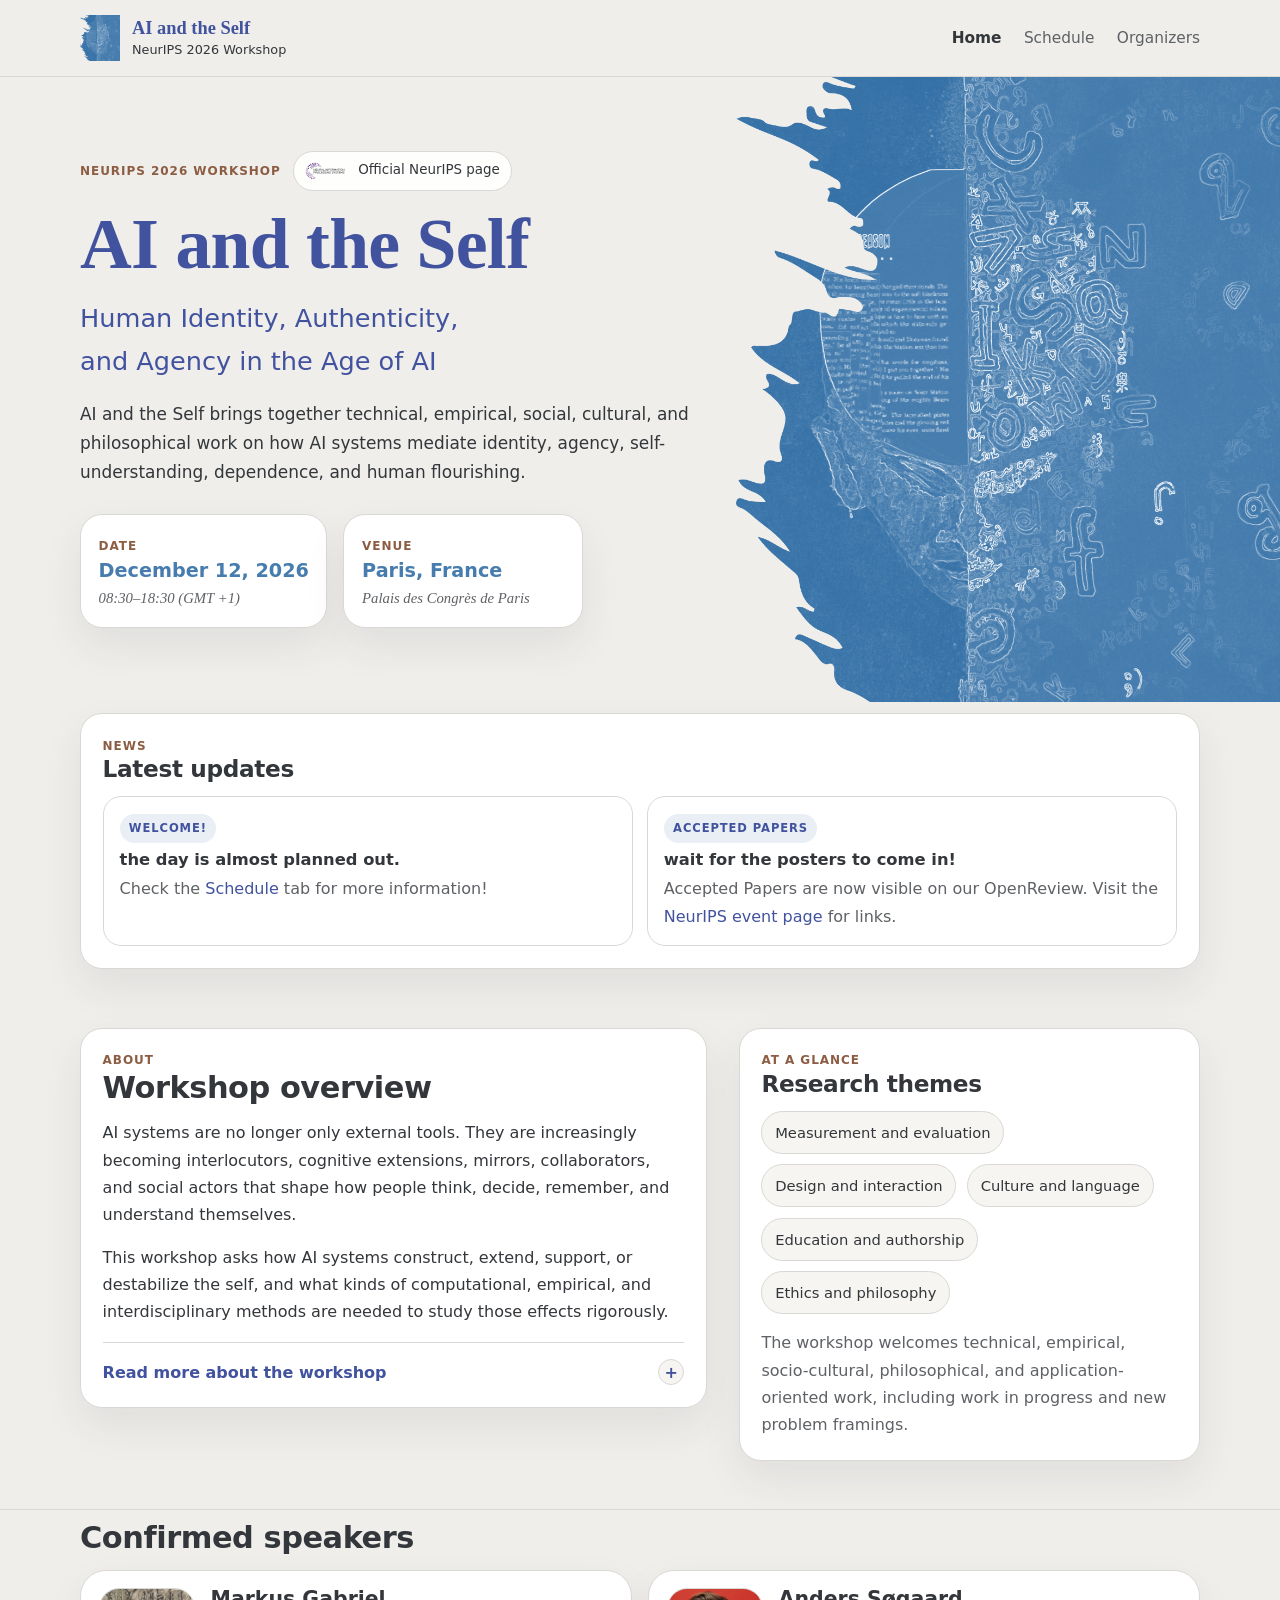
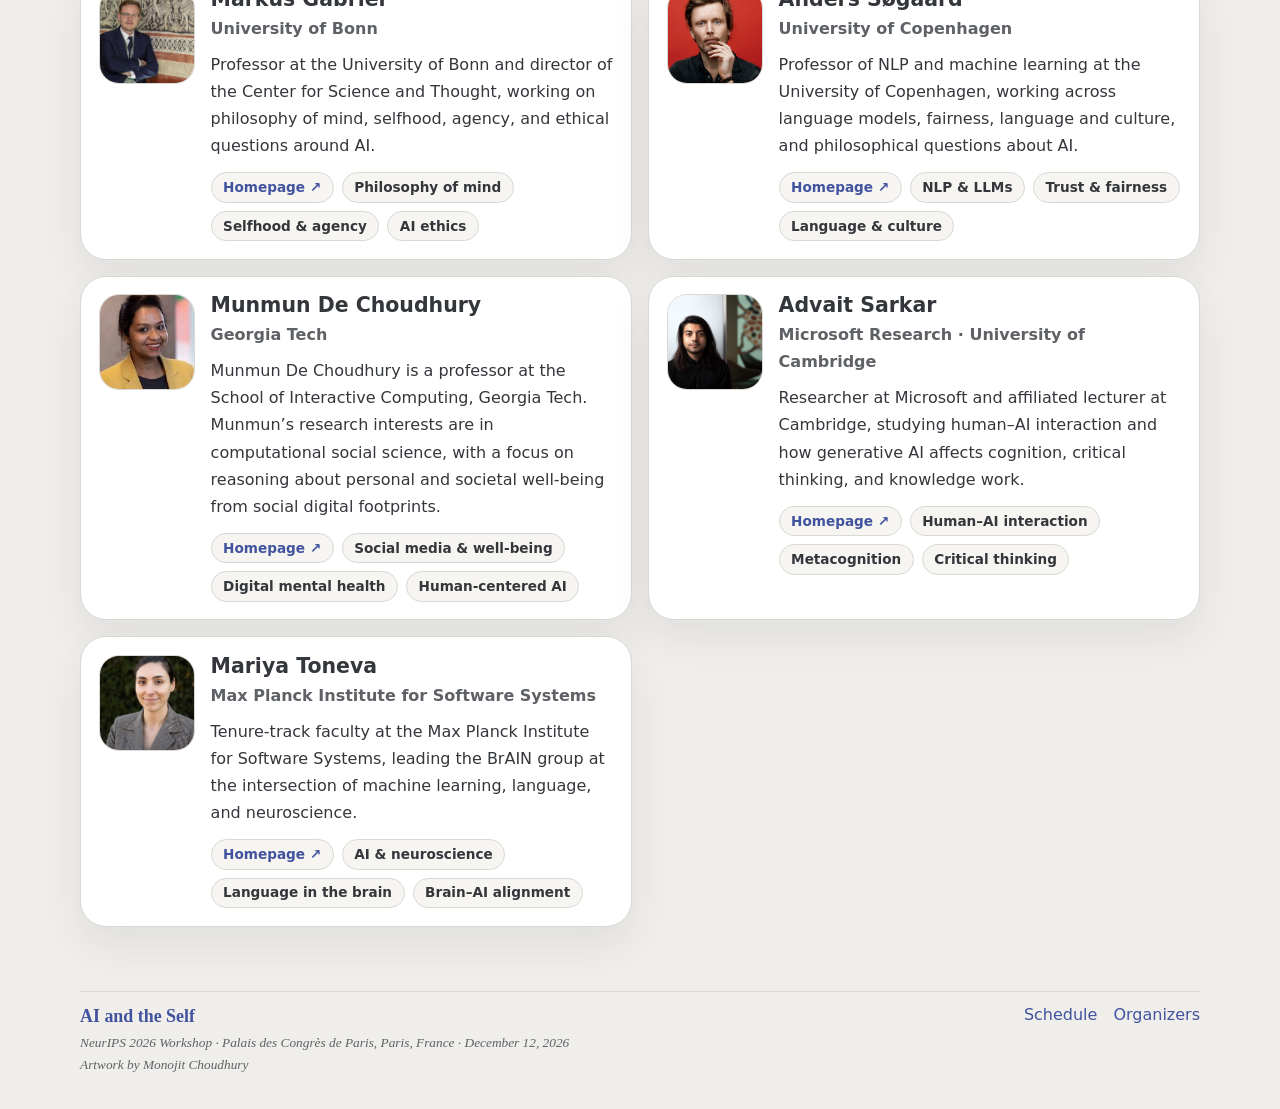
<file: index_new.html>
<!DOCTYPE html>
<html lang="en">
<head>
  <meta charset="utf-8">
  <meta name="viewport" content="width=device-width, initial-scale=1">
  <title>AI and the Self | NeurIPS 2026 Workshop</title>
  <meta name="description" content="AI and the Self is a NeurIPS 2026 workshop on identity, authenticity, and agency in the age of AI.">
  <meta name="theme-color" content="#3855a5">
  <meta property="og:type" content="website">
  <meta property="og:title" content="AI and the Self | NeurIPS 2026 Workshop">
  <meta property="og:description" content="Human identity, authenticity, and agency in the age of AI. December 12, 2026, Palais des Congrès de Paris.">
  <meta property="og:image" content="https://aintheself.github.io/assets/ai-and-the-self-art.png">
  <meta property="og:image:alt" content="Artwork by Monojit Choudhury: a face in profile, half formed from a printed page and half from letters in many scripts, in white line on blue.">
  <link rel="icon" type="image/png" href="assets/ai-and-the-self-art.png">
  <link rel="stylesheet" href="assets/styles.css">
</head>
<body>
  <header class="site-header">
    <div class="container nav">
      <a class="brand" href="index.html" aria-label="AI and the Self home">
        <img class="brand-mark" src="assets/ai-and-the-self-art.png" alt="" width="40" height="46">
        <span>
          <span class="brand-title">AI and the Self</span>
          <span class="brand-subtitle">NeurIPS 2026 Workshop</span>
        </span>
      </a>
      <button class="menu-toggle" type="button" aria-expanded="false" aria-label="Toggle navigation" data-menu-toggle>
        <span></span>
      </button>
      <nav class="site-nav" data-nav>
        <a href="index.html" aria-current="page">Home</a>
        <!-- <a href="call-for-papers.html">Calls</a> -->
        <a href="schedule.html">Schedule</a>
        <a href="organizers.html">Organizers</a>
      </nav>
    </div>
  </header>

  <main>
    <section class="home-hero">
      <div class="home-hero-text">
        <div class="hero-kicker-row">
          <div class="eyebrow">NeurIPS 2026 Workshop</div>
          <a class="event-badge" href="https://neurips.cc/virtual/2026/loc/paris/workshop/137617" target="_blank" rel="noopener noreferrer" aria-label="Visit the official NeurIPS 2026 page">
            <img src="assets/neurips-logo.svg" alt="NeurIPS logo">
            <span>Official NeurIPS page</span>
          </a>
        </div>
        <h1 class="page-title">AI and the Self</h1>
        <p class="page-subtitle">Human Identity, Authenticity, and Agency in the Age of AI</p>
        <p class="hero-text">AI and the Self brings together technical, empirical, social, cultural, and philosophical work on how AI systems mediate identity, agency, self-understanding, dependence, and human flourishing.</p>
        <!-- <div class="hero-actions">
          <a class="button button-primary" href="call-for-papers.html">Calls</a>
          <a class="button button-secondary" href="schedule.html">Schedule</a>
        </div> -->
        <div class="hero-meta">
          <div class="meta-pill">
            <span class="meta-label">Date</span>
            <strong>December 12, 2026</strong>
            <small>08:30–18:30 (GMT&nbsp;+1)</small>
          </div>
          <div class="meta-pill">
            <span class="meta-label">Venue</span>
            <strong>Paris, France</strong>
            <small>Palais des Congrès de Paris</small>
          </div>
        </div>
      </div>
      <div class="home-hero-art">
        <img src="assets/ai-and-the-self-art.png" width="1000" height="1149" fetchpriority="high" alt="Artwork by Monojit Choudhury: a face in profile, half formed from a printed page and half from letters in many scripts, in white line on blue.">
      </div>
    </section>

    <section class="section section-compact">
      <div class="container">
        <div class="news-panel">
          <div class="panel-heading compact-head">
            <div>
              <div class="kicker">News</div>
              <h2>Latest updates</h2>
            </div>
          </div>

          <div class="news-list">
            <article class="news-item">
              <span class="status-pill">Welcome!</span>
              <h3>the day is almost planned out.</h3>
              <p>Check the <a class="text-link" href="schedule.html">Schedule</a> tab for more information!</p>
            </article>
            <!-- <article class="news-item">
              <span class="status-pill">Confirmed Speakers</span>
              <p>Scroll down for more information about the diverse and exciting set of confirmed speakers!</p>
            </article> -->
            <article class="news-item">
              <span class="status-pill">Accepted Papers</span>
              <h3>wait for the posters to come in!</h3>
              <p>Accepted Papers are now visible on our OpenReview. Visit the <a class="text-link" href="https://neurips.cc/virtual/2026/loc/paris/workshop/137617" target="_blank" rel="noopener noreferrer">NeurIPS event page</a> for links.</p>
            </article>
          </div>
        </div>
      </div>
    </section>

    <section class="section section-compact">
      <div class="container content-grid">
        <article class="surface prose">
          <div class="section-head compact-head">
            <div>
              <div class="kicker">About</div>
              <h2>Workshop overview</h2>
            </div>
          </div>
          <p>AI systems are no longer only external tools. They are increasingly becoming interlocutors, cognitive extensions, mirrors, collaborators, and social actors that shape how people think, decide, remember, and understand themselves.</p>
          <p>This workshop asks how AI systems construct, extend, support, or destabilize the self, and what kinds of computational, empirical, and interdisciplinary methods are needed to study those effects rigorously.</p>
          <details class="overview-toggle">
            <summary>Read more about the workshop</summary>
            <div class="expand-body">
              <p>One central aim is to move these questions closer to machine learning practice: how to measure shifts in self-concept, dependence, confidence, preference formation, and memory under repeated AI interaction; how to design personalization, memory, uncertainty, and refusal in ways that support reflection rather than over-reliance; and how to study cultural and linguistic assumptions about the self inside AI systems.</p>
              <p>The workshop also looks at how AI changes learning, authorship, creativity, professional identity, and the meaning of human competence when systems act as tutors, collaborators, co-authors, or social companions. It builds on the earlier interdisciplinary workshop in Bonn and translates that conversation into a NeurIPS-facing research agenda.</p>
            </div>
          </details>
          <!-- <a class="text-link" href="call-for-papers.html">Read the calls and submission details</a> -->
        </article>

        <aside class="resource-card">
          <div class="panel-heading compact-head">
            <div>
              <div class="kicker">At a glance</div>
              <h2>Research themes</h2>
            </div>
          </div>
          <div class="tag-list">
            <span class="tag">Measurement and evaluation</span>
            <span class="tag">Design and interaction</span>
            <span class="tag">Culture and language</span>
            <span class="tag">Education and authorship</span>
            <span class="tag">Ethics and philosophy</span>
          </div>
          <p class="muted-block">The workshop welcomes technical, empirical, socio-cultural, philosophical, and application-oriented work, including work in progress and new problem framings.</p>
        </aside>
      </div>
    </section>

    <section class="section section-compact border-top" id="speakers">
      <div class="container">
        <div class="section-head compact-head">
          <div>
            <h2>Confirmed speakers</h2>
          </div>
        </div>

        <div class="speaker-grid">
          <article class="speaker-card" id="speaker-markus-gabriel">
            <div class="speaker-wrap">
              <div class="speaker-photo-frame">
                <img
                  class="speaker-photo"
                  src="assets/people/markus-gabriel.jpg"
                  alt="Markus Gabriel"
                  loading="lazy"
                  onerror="this.style.display='none';this.nextElementSibling.style.display='grid';"
                >
                <div class="speaker-fallback" aria-hidden="true">MG</div>
              </div>

              <div>
                <h3>Markus Gabriel</h3>
                <p class="speaker-affiliation">University of Bonn</p>
                <p class="speaker-description">
                  Professor at the University of Bonn and director of the Center
                  for Science and Thought, working on philosophy of mind,
                  selfhood, agency, and ethical questions around AI.
                </p>

                <div class="speaker-chip-row">
                  <a
                    class="speaker-chip"
                    href="https://markus-gabriel.com/"
                    target="_blank"
                    rel="noopener noreferrer"
                    aria-label="Visit Markus Gabriel's homepage"
                  >Homepage ↗</a>
                  <span class="speaker-chip">Philosophy of mind</span>
                  <span class="speaker-chip">Selfhood &amp; agency</span>
                  <span class="speaker-chip">AI ethics</span>
                </div>
              </div>
            </div>
          </article>

          <article class="speaker-card" id="speaker-anders-soegaard">
            <div class="speaker-wrap">
              <div class="speaker-photo-frame">
                <img
                  class="speaker-photo"
                  src="assets/people/anders-soegaard.jpg"
                  alt="Anders Søgaard"
                  loading="lazy"
                  onerror="this.style.display='none';this.nextElementSibling.style.display='grid';"
                >
                <div class="speaker-fallback" aria-hidden="true">AS</div>
              </div>

              <div>
                <h3>Anders Søgaard</h3>
                <p class="speaker-affiliation">University of Copenhagen</p>
                <p class="speaker-description">
                  Professor of NLP and machine learning at the University of
                  Copenhagen, working across language models, fairness, language
                  and culture, and philosophical questions about AI.
                </p>

                <div class="speaker-chip-row">
                  <a
                    class="speaker-chip"
                    href="https://anderssoegaard.github.io/"
                    target="_blank"
                    rel="noopener noreferrer"
                    aria-label="Visit Anders Søgaard's homepage"
                  >Homepage ↗</a>
                  <span class="speaker-chip">NLP &amp; LLMs</span>
                  <span class="speaker-chip">Trust &amp; fairness</span>
                  <span class="speaker-chip">Language &amp; culture</span>
                </div>
              </div>
            </div>
          </article>

          <article class="speaker-card" id="speaker-munmun-de-choudhury">
            <div class="speaker-wrap">
              <div class="speaker-photo-frame">
                <img
                  class="speaker-photo"
                  src="assets/people/munmun_de_choudhury.jpg"
                  alt="Munmun De Choudhury"
                  loading="lazy"
                  onerror="this.style.display='none';this.nextElementSibling.style.display='grid';"
                >
                <div class="speaker-fallback" aria-hidden="true">MD</div>
              </div>

              <div>
                <h3>Munmun De Choudhury</h3>
                <p class="speaker-affiliation">Georgia Tech</p>
                <p class="speaker-description">
                  Munmun De Choudhury is a professor at the School of Interactive Computing, Georgia Tech. Munmun’s research interests are in computational social science, with a focus on reasoning about personal and societal well-being from social digital footprints.
                </p>

                <div class="speaker-chip-row">
                  <a
                    class="speaker-chip"
                    href="http://www.munmund.net/"
                    target="_blank"
                    rel="noopener noreferrer"
                    aria-label="Visit Munmun De Choudhury's homepage"
                  >Homepage ↗</a>
                  <span class="speaker-chip">Social media &amp; well-being</span>
                  <span class="speaker-chip">Digital mental health</span>
                  <span class="speaker-chip">Human-centered AI</span>
                </div>
              </div>
            </div>
          </article>

          <article class="speaker-card" id="speaker-advait-sarkar">
            <div class="speaker-wrap">
              <div class="speaker-photo-frame">
                <img
                  class="speaker-photo"
                  src="assets/people/advait-sarkar.jpg"
                  alt="Advait Sarkar"
                  loading="lazy"
                  onerror="this.style.display='none';this.nextElementSibling.style.display='grid';"
                >
                <div class="speaker-fallback" aria-hidden="true">AS</div>
              </div>

              <div>
                <h3>Advait Sarkar</h3>
                <p class="speaker-affiliation">
                  Microsoft Research · University of Cambridge
                </p>
                <p class="speaker-description">
                  Researcher at Microsoft and affiliated lecturer at Cambridge,
                  studying human–AI interaction and how generative AI affects
                  cognition, critical thinking, and knowledge work.
                </p>

                <div class="speaker-chip-row">
                  <a
                    class="speaker-chip"
                    href="https://advait.org/"
                    target="_blank"
                    rel="noopener noreferrer"
                    aria-label="Visit Advait Sarkar's homepage"
                  >Homepage ↗</a>
                  <span class="speaker-chip">Human–AI interaction</span>
                  <span class="speaker-chip">Metacognition</span>
                  <span class="speaker-chip">Critical thinking</span>
                </div>
              </div>
            </div>
          </article>

          <article class="speaker-card" id="speaker-mariya-toneva">
            <div class="speaker-wrap">
              <div class="speaker-photo-frame">
                <img
                  class="speaker-photo"
                  src="assets/people/mariya-toneva.jpg"
                  alt="Mariya Toneva"
                  loading="lazy"
                  onerror="this.style.display='none';this.nextElementSibling.style.display='grid';"
                >
                <div class="speaker-fallback" aria-hidden="true">MT</div>
              </div>

              <div>
                <h3>Mariya Toneva</h3>
                <p class="speaker-affiliation">
                  Max Planck Institute for Software Systems
                </p>
                <p class="speaker-description">
                  Tenure-track faculty at the Max Planck Institute for Software
                  Systems, leading the BrAIN group at the intersection of machine
                  learning, language, and neuroscience.
                </p>

                <div class="speaker-chip-row">
                  <a
                    class="speaker-chip"
                    href="https://mtoneva.com/"
                    target="_blank"
                    rel="noopener noreferrer"
                    aria-label="Visit Mariya Toneva's homepage"
                  >Homepage ↗</a>
                  <span class="speaker-chip">AI &amp; neuroscience</span>
                  <span class="speaker-chip">Language in the brain</span>
                  <span class="speaker-chip">Brain–AI alignment</span>
                </div>
              </div>
            </div>
          </article>
        </div>
      </div>
    </section>
  </main>

  <footer class="footer">
    <div class="container footer-inner">
      <div>
        <strong>AI and the Self</strong>
        <small>NeurIPS 2026 Workshop · Palais des Congrès de Paris, Paris, France · December 12, 2026</small>
        <small>Artwork by Monojit Choudhury</small>
      </div>
      <div class="footer-links">
        <!-- <a href="call-for-papers.html">Calls</a> -->
        <a href="schedule.html">Schedule</a>
        <a href="organizers.html">Organizers</a>
      </div>
    </div>
  </footer>

  <script src="assets/script.js"></script>
</body>
</html>
</file>
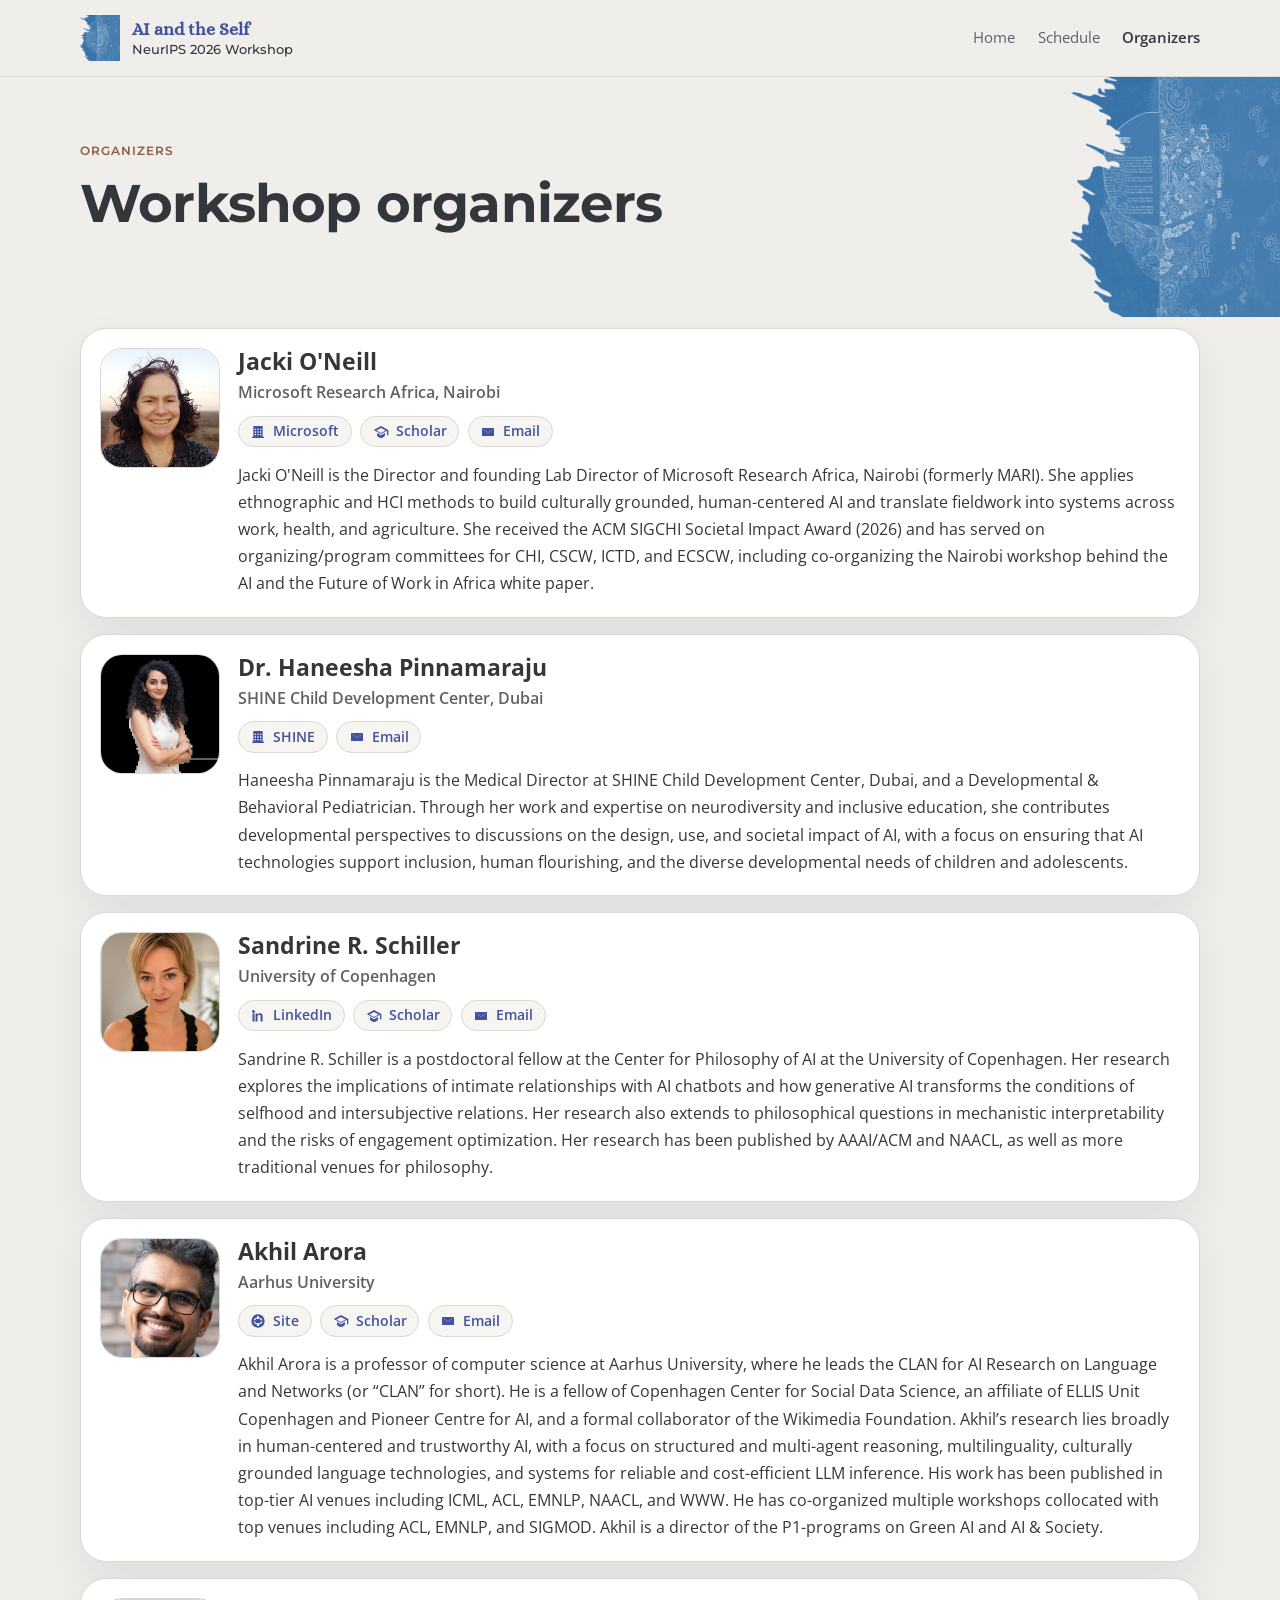
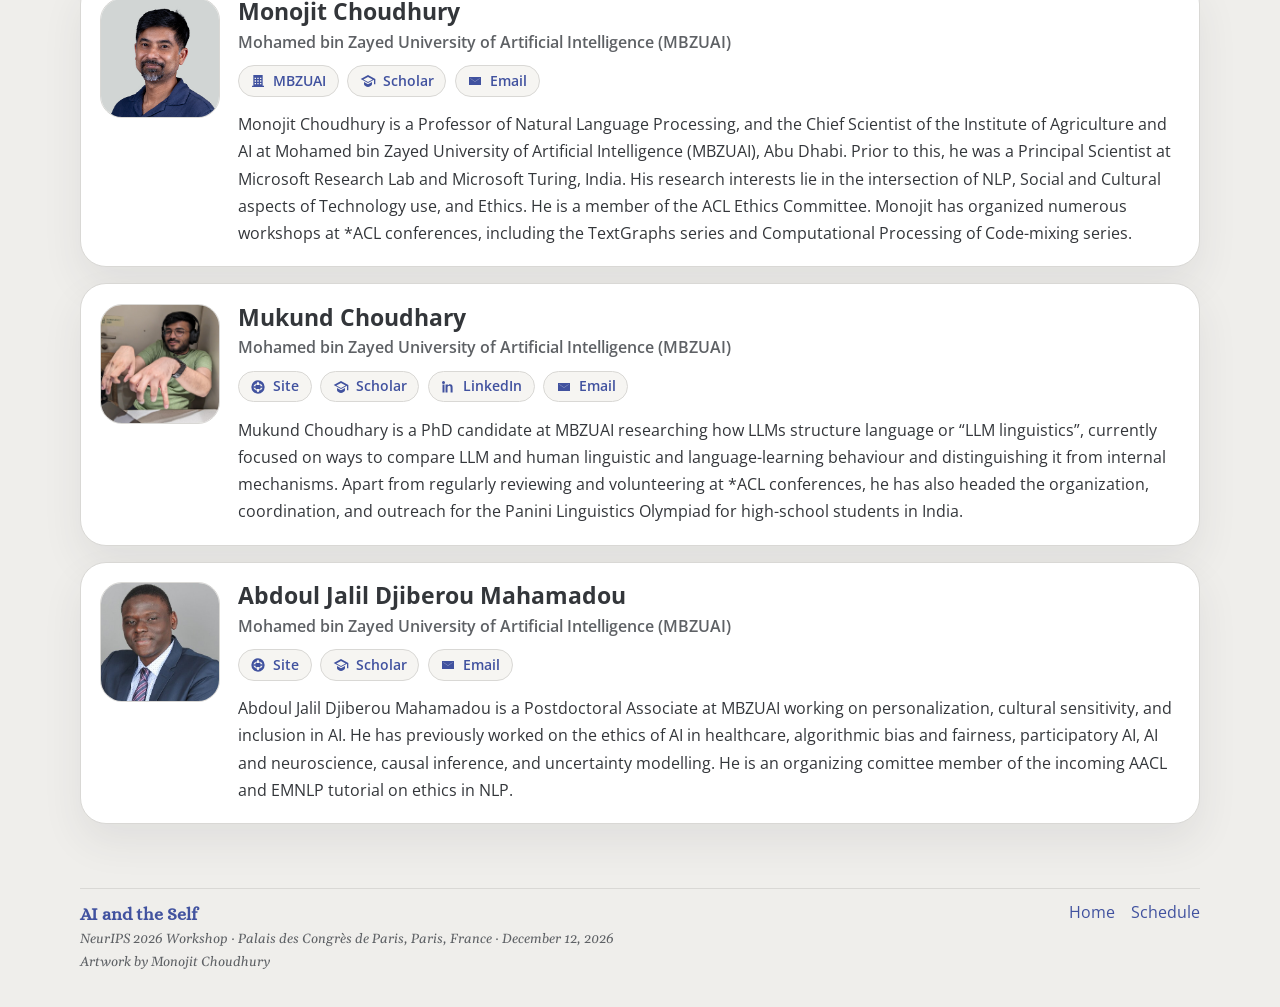
<file: organizers.html>
<!DOCTYPE html>
<html lang="en">
<head>
  <meta charset="utf-8">
  <meta name="viewport" content="width=device-width, initial-scale=1">
  <title>Organizers | AI and the Self</title>
  <meta name="description" content="Organizer bios for the AI and the Self workshop at NeurIPS 2026.">
  <meta name="theme-color" content="#3855a5">
  <meta property="og:type" content="website">
  <meta property="og:title" content="Organizers | AI and the Self">
  <meta property="og:description" content="Organizers of the AI and the Self workshop at NeurIPS 2026.">
  <meta property="og:image" content="https://aintheself.github.io/assets/ai-and-the-self-art.png">
  <link rel="icon" type="image/png" href="assets/ai-and-the-self-art.png">
  <link rel="preconnect" href="https://fonts.googleapis.com">
  <link rel="preconnect" href="https://fonts.gstatic.com" crossorigin>
  <link rel="stylesheet" href="https://fonts.googleapis.com/css2?family=Alice&family=Gelasio:ital,wght@0,400;1,400&family=Montserrat:wght@500..700&family=Open+Sans:ital,wght@0,400..700;1,400..700&display=swap">
  <link rel="stylesheet" href="assets/styles.css">
</head>
<body>
  <svg xmlns="http://www.w3.org/2000/svg" style="position:absolute;width:0;height:0;overflow:hidden" aria-hidden="true" focusable="false">
    <symbol id="icon-globe" viewBox="0 0 24 24">
      <path d="M12 2a10 10 0 1 0 0 20a10 10 0 0 0 0-20Zm6.93 9h-3.12a15.7 15.7 0 0 0-1.14-4.18A8.03 8.03 0 0 1 18.93 11ZM12 4c.79 0 2.1 1.94 2.65 5H9.35C9.9 5.94 11.21 4 12 4ZM9.33 6.82A15.7 15.7 0 0 0 8.19 11H5.07a8.03 8.03 0 0 1 4.26-4.18ZM5.07 13h3.12c.16 1.5.55 2.93 1.14 4.18A8.03 8.03 0 0 1 5.07 13Zm6.93 7c-.79 0-2.1-1.94-2.65-5h5.3C14.1 18.06 12.79 20 12 20Zm2.67-2.82c.59-1.25.98-2.68 1.14-4.18h3.12a8.03 8.03 0 0 1-4.26 4.18Z"/>
    </symbol>
    <symbol id="icon-scholar" viewBox="0 0 24 24">
      <path d="M12 3L1 9l11 6l9-4.91V17h2V9L12 3Zm0 10.67L5.04 9.88L12 6.09l6.96 3.79L12 13.67ZM6 13.61V17c0 1.9 3.58 4 6 4s6-2.1 6-4v-3.39l-6 3.27l-6-3.27Z"/>
    </symbol>
    <symbol id="icon-building" viewBox="0 0 24 24">
      <path d="M3 21h18v-2h-2V3H5v16H3v2Zm4-4v-2h2v2H7Zm0-4v-2h2v2H7Zm0-4V7h2v2H7Zm4 8v-2h2v2h-2Zm0-4v-2h2v2h-2Zm0-4V7h2v2h-2Zm4 8v-2h2v2h-2Zm0-4v-2h2v2h-2Zm0-4V7h2v2h-2Z"/>
    </symbol>
    <symbol id="icon-mail" viewBox="0 0 24 24">
      <path d="M3 6h18v12H3V6Zm2 2v.27l7 4.86l7-4.86V8l-7 4.86L5 8Z"/>
    </symbol>
    <symbol id="icon-linkedin" viewBox="0 0 24 24">
      <path d="M5.25 3A2.25 2.25 0 1 1 3 5.25 2.25 2.25 0 0 1 5.25 3ZM3.75 8.25h3v12h-3v-12Zm5.25 0h2.88v1.64h.04c.4-.76 1.38-1.88 3.08-1.88 3.29 0 3.9 2.16 3.9 4.97v7.27h-3v-6.44c0-1.54-.03-3.52-2.14-3.52-2.15 0-2.48 1.68-2.48 3.41v6.55h-3v-12Z"/>
    </symbol>
    <symbol id="icon-github" viewBox="0 0 24 24">
      <path d="M12 .75A11.25 11.25 0 0 0 .75 12c0 4.96 3.21 9.18 7.66 10.66.56.1.76-.24.76-.54 0-.27-.01-.98-.02-1.92-3.12.68-3.79-1.51-3.79-1.51-.52-1.29-1.26-1.64-1.26-1.64-1.03-.7.08-.69.08-.69 1.13.08 1.73 1.16 1.73 1.16 1.01 1.72 2.65 1.22 3.3.93.1-.73.39-1.22.71-1.5-2.49-.28-5.11-1.25-5.11-5.55 0-1.23.44-2.24 1.16-3.03-.12-.28-.5-1.42.11-2.96 0 0 .95-.3 3.11 1.16a10.83 10.83 0 0 1 5.67 0c2.16-1.46 3.11-1.16 3.11-1.16.61 1.54.23 2.68.11 2.96.72.79 1.16 1.8 1.16 3.03 0 4.31-2.62 5.27-5.13 5.54.4.34.76 1.01.76 2.05 0 1.48-.01 2.67-.01 3.03 0 .3.2.65.77.54A11.25 11.25 0 0 0 23.25 12 11.25 11.25 0 0 0 12 .75Z"/>
    </symbol>
    <symbol id="icon-orcid" viewBox="0 0 24 24">
      <circle cx="12" cy="12" r="10"></circle>
      <circle cx="8" cy="8" r="1.4" fill="#fff"></circle>
      <rect x="7" y="10.5" width="2" height="6.5" rx="0.6" fill="#fff"></rect>
      <path d="M12 10.5h2.15c1.94 0 3.35 1.27 3.35 3.25S16.09 17 14.15 17H12v-6.5Zm2.04 4.94c1.05 0 1.7-.62 1.7-1.69 0-1.08-.65-1.69-1.7-1.69h-.38v3.38h.38Z" fill="#fff"></path>
    </symbol>
  </svg>

  <header class="site-header">
    <div class="container nav">
      <a class="brand" href="index.html" aria-label="AI and the Self home">
        <img class="brand-mark" src="assets/ai-and-the-self-art.png" alt="" width="40" height="46">
        <span>
          <span class="brand-title">AI and the Self</span>
          <span class="brand-subtitle">NeurIPS 2026 Workshop</span>
        </span>
      </a>
      <button class="menu-toggle" type="button" aria-expanded="false" aria-label="Toggle navigation" data-menu-toggle>
        <span></span>
      </button>
      <nav class="site-nav" data-nav>
        <a href="index.html">Home</a>
        <!-- <a href="call-for-papers.html">Calls</a> -->
        <a href="schedule.html">Schedule</a>
        <a href="organizers.html" aria-current="page">Organizers</a>
      </nav>
    </div>
  </header>

  <main>
    <section class="hero page-hero page-hero-tight has-art">
      <img class="page-hero-art" src="assets/ai-and-the-self-art.png" alt="" width="1000" height="1149">
      <div class="container">
        <div class="page-hero-content">
          <div class="eyebrow">Organizers</div>
          <h1 class="page-title page-title-small">Workshop organizers</h1>
        </div>
      </div>
    </section>

    <section class="section section-compact">
      <div class="container organizer-list">
        <article class="organizer-card" id="organizer-jacki-oneill">
          <div class="organizer-wrap">
            <div class="organizer-photo-frame">
              <img class="organizer-photo" src="assets/people/jacki-oneill.jpg" alt="Jacki O&#39;Neill" loading="lazy" onerror="if(!this.dataset.altimg){this.dataset.altimg='1';this.src='assets/organizers/jacki-oneill.svg';}else{this.style.display='none';this.nextElementSibling.style.display='grid';}">
              <div class="organizer-fallback" aria-hidden="true">JO</div>
            </div>
            <div>
              <h2>Jacki O&#39;Neill</h2>
              <p class="bio-affiliation">Microsoft Research Africa, Nairobi</p>
              <div class="link-row">
                <a class="link-chip" href="https://www.microsoft.com/en-us/research/people/jaoneil/" target="_blank" rel="noopener noreferrer" aria-label="Jacki O&#39;Neill Microsoft Research profile"><svg><use href="#icon-building"></use></svg><span>Microsoft</span></a>
                <a class="link-chip" href="https://scholar.google.com/citations?hl=en&amp;user=3frDpO4AAAAJ" target="_blank" rel="noopener noreferrer" aria-label="Jacki O&#39;Neill Google Scholar"><svg><use href="#icon-scholar"></use></svg><span>Scholar</span></a>
                <a class="link-chip" href="mailto:jaoneil@microsoft.com" aria-label="Email Jacki O&#39;Neill"><svg><use href="#icon-mail"></use></svg><span>Email</span></a>
              </div>
              <p>Jacki O&#39;Neill is the Director and founding Lab Director of Microsoft Research Africa, Nairobi (formerly MARI). She applies ethnographic and HCI methods to build culturally grounded, human-centered AI and translate fieldwork into systems across work, health, and agriculture. She received the ACM SIGCHI Societal Impact Award (2026) and has served on organizing/program committees for CHI, CSCW, ICTD, and ECSCW, including co-organizing the Nairobi workshop behind the AI and the Future of Work in Africa white paper.</p>
            </div>
          </div>
        </article>

        <article class="organizer-card" id="organizer-haneesha-pinnamaraju">
          <div class="organizer-wrap">
            <div class="organizer-photo-frame">
              <img class="organizer-photo" src="assets/people/haneesha-pinnamaraju.jpg" alt="Haneesha Pinnamaraju" loading="lazy" onerror="if(!this.dataset.altimg){this.dataset.altimg='1';this.src='assets/organizers/haneesha-pinnamaraju.svg';}else{this.style.display='none';this.nextElementSibling.style.display='grid';}">
              <div class="organizer-fallback" aria-hidden="true">HP</div>
            </div>
            <div>
              <h2>Dr. Haneesha Pinnamaraju</h2>
              <p class="bio-affiliation">SHINE Child Development Center, Dubai</p>
              <div class="link-row">
                <a class="link-chip" href="https://shinecdc.ae/meet-the-shine-team/dr-haneesha-pinnamaraju/" target="_blank" rel="noopener noreferrer" aria-label="Haneesha Pinnamaraju SHINE profile"><svg><use href="#icon-building"></use></svg><span>SHINE</span></a>
                <a class="link-chip" href="mailto:drhaneesha@shinecdc.ae" aria-label="Email Haneesha Pinnamaraju"><svg><use href="#icon-mail"></use></svg><span>Email</span></a>
              </div>
              <p>Haneesha Pinnamaraju is the Medical Director at SHINE Child Development Center, Dubai, and a Developmental & Behavioral Pediatrician. Through her work and expertise on neurodiversity and inclusive education, she contributes developmental perspectives to discussions on the design, use, and societal impact of AI, with a focus on ensuring that AI technologies support inclusion, human flourishing, and the diverse developmental needs of children and adolescents.</p>
            </div>
          </div>
        </article>

        <article class="organizer-card" id="organizer-sandrine-r-schiller">
          <div class="organizer-wrap">
            <div class="organizer-photo-frame">
              <img class="organizer-photo" src="assets/people/sandrine-r-schiller.jpg" alt="Sandrine R. Schiller" loading="lazy" onerror="if(!this.dataset.altimg){this.dataset.altimg='1';this.src='assets/organizers/sandrine-r-schiller.svg';}else{this.style.display='none';this.nextElementSibling.style.display='grid';}">
              <div class="organizer-fallback" aria-hidden="true">SS</div>
            </div>
            <div>
              <h2>Sandrine R. Schiller</h2>
              <p class="bio-affiliation">University of Copenhagen</p>
              <div class="link-row">
                <a class="link-chip" href="https://www.linkedin.com/in/sandrine-r-schiller-ph-d-66969385/" target="_blank" rel="noopener noreferrer" aria-label="Sandrine R. Schiller LinkedIn"><svg><use href="#icon-linkedin"></use></svg><span>LinkedIn</span></a>
                <a class="link-chip" href="https://scholar.google.com/citations?hl=en&amp;user=WrTqJuMAAAAJ" target="_blank" rel="noopener noreferrer" aria-label="Sandrine R. Schiller Google Scholar"><svg><use href="#icon-scholar"></use></svg><span>Scholar</span></a>
                <a class="link-chip" href="mailto:sandrine.hansen@gmail.com" aria-label="Email Sandrine R. Schiller"><svg><use href="#icon-mail"></use></svg><span>Email</span></a>
              </div>
              <p>Sandrine R. Schiller is a postdoctoral fellow at the Center for Philosophy of AI at the University of Copenhagen. Her research explores the implications of intimate relationships with AI chatbots and how generative AI transforms the conditions of selfhood and intersubjective relations. Her research also extends to philosophical questions in mechanistic interpretability and the risks of engagement optimization. Her research has been published by AAAI/ACM and NAACL, as well as more traditional venues for philosophy.</p>
            </div>
          </div>
        </article>

        <article class="organizer-card" id="organizer-akhil-arora">
          <div class="organizer-wrap">
            <div class="organizer-photo-frame">
              <img class="organizer-photo" src="assets/people/akhil-arora.jpg" alt="Akhil Arora" loading="lazy" onerror="if(!this.dataset.altimg){this.dataset.altimg='1';this.src='assets/organizers/akhil-arora.svg';}else{this.style.display='none';this.nextElementSibling.style.display='grid';}">
              <div class="organizer-fallback" aria-hidden="true">AA</div>
            </div>
            <div>
              <h2>Akhil Arora</h2>
              <p class="bio-affiliation">Aarhus University</p>
              <div class="link-row">
                <a class="link-chip" href="https://www.cs.au.dk/~clan/people/aarora" target="_blank" rel="noopener noreferrer" aria-label="Akhil Arora Homepage"><svg><use href="#icon-globe"></use></svg><span>Site</span></a>
                <a class="link-chip" href="https://scholar.google.com/citations?hl=en&amp;user=uCrGCckAAAAJ" target="_blank" rel="noopener noreferrer" aria-label="Akhil Arora Google Scholar"><svg><use href="#icon-scholar"></use></svg><span>Scholar</span></a>
                <a class="link-chip" href="mailto:akhil.arora@cs.au.dk" aria-label="Email Akhil Arora"><svg><use href="#icon-mail"></use></svg><span>Email</span></a>
              </div>
              <p>Akhil Arora is a professor of computer science at Aarhus University, where he leads the CLAN for AI Research on Language and Networks (or “CLAN” for short). He is a fellow of Copenhagen Center for Social Data Science, an affiliate of ELLIS Unit Copenhagen and Pioneer Centre for AI, and a formal collaborator of the Wikimedia Foundation. Akhil’s research lies broadly in human-centered and trustworthy AI, with a focus on structured and multi-agent reasoning, multilinguality, culturally grounded language technologies, and systems for reliable and cost-efficient LLM inference. His work has been published in top-tier AI venues including ICML, ACL, EMNLP, NAACL, and WWW. He has co-organized multiple workshops collocated with top venues including ACL, EMNLP, and SIGMOD. Akhil is a director of the P1-programs on Green AI and AI & Society.</p>
            </div>
          </div>
        </article>

        <article class="organizer-card" id="organizer-monojit-choudhury">
          <div class="organizer-wrap">
            <div class="organizer-photo-frame">
              <img class="organizer-photo" src="assets/people/monojit-choudhury.jpg" alt="Monojit Choudhury" loading="lazy" onerror="if(!this.dataset.altimg){this.dataset.altimg='1';this.src='assets/organizers/monojit-choudhury.svg';}else{this.style.display='none';this.nextElementSibling.style.display='grid';}">
              <div class="organizer-fallback" aria-hidden="true">MC</div>
            </div>
            <div>
              <h2>Monojit Choudhury</h2>
              <p class="bio-affiliation">Mohamed bin Zayed University of Artificial Intelligence (MBZUAI)</p>
              <div class="link-row">
                <a class="link-chip" href="https://mbzuai.ac.ae/study/faculty/monojit-choudhury/" target="_blank" rel="noopener noreferrer" aria-label="Monojit Choudhury MBZUAI profile"><svg><use href="#icon-building"></use></svg><span>MBZUAI</span></a>
                <a class="link-chip" href="https://scholar.google.com/citations?hl=en&amp;user=WR1ImCMAAAAJ" target="_blank" rel="noopener noreferrer" aria-label="Monojit Choudhury Google Scholar"><svg><use href="#icon-scholar"></use></svg><span>Scholar</span></a>
                <a class="link-chip" href="mailto:monojit.choudhury@mbzuai.ac.ae" aria-label="Email Monojit Choudhury"><svg><use href="#icon-mail"></use></svg><span>Email</span></a>
              </div>
              <p>Monojit Choudhury is a Professor of Natural Language Processing, and the Chief Scientist of the Institute of Agriculture and AI at Mohamed bin Zayed University of Artificial Intelligence (MBZUAI), Abu Dhabi. Prior to this, he was a Principal Scientist at Microsoft Research Lab and Microsoft Turing, India. His research interests lie in the intersection of NLP, Social and Cultural aspects of Technology use, and Ethics. He is a member of the ACL Ethics Committee. Monojit has organized numerous workshops at *ACL conferences, including the TextGraphs series and Computational Processing of Code-mixing series.</p>
            </div>
          </div>
        </article>

        <article class="organizer-card" id="organizer-mukund-choudhary">
          <div class="organizer-wrap">
            <div class="organizer-photo-frame">
              <img class="organizer-photo" src="assets/people/mukund-choudhary.jpg" alt="Mukund Choudhary" loading="lazy" onerror="if(!this.dataset.altimg){this.dataset.altimg='1';this.src='assets/organizers/mukund-choudhary.svg';}else{this.style.display='none';this.nextElementSibling.style.display='grid';}">
              <div class="organizer-fallback" aria-hidden="true">MC</div>
            </div>
            <div>
              <h2>Mukund Choudhary</h2>
              <p class="bio-affiliation">Mohamed bin Zayed University of Artificial Intelligence (MBZUAI)</p>
              <div class="link-row">
                <a class="link-chip" href="https://mukundc2k.github.io/" target="_blank" rel="noopener noreferrer" aria-label="Mukund Choudhary homepage"><svg><use href="#icon-globe"></use></svg><span>Site</span></a>
                <a class="link-chip" href="https://scholar.google.com/citations?hl=en&amp;user=29EdHIgAAAAJ" target="_blank" rel="noopener noreferrer" aria-label="Mukund Choudhary Google Scholar"><svg><use href="#icon-scholar"></use></svg><span>Scholar</span></a>
                <a class="link-chip" href="https://www.linkedin.com/in/mukundc2k/" target="_blank" rel="noopener noreferrer" aria-label="Mukund Choudhary LinkedIn"><svg><use href="#icon-linkedin"></use></svg><span>LinkedIn</span></a>
                <a class="link-chip" href="mailto:mukund.choudhary@mbzuai.ac.ae" aria-label="Email Mukund Choudhary"><svg><use href="#icon-mail"></use></svg><span>Email</span></a>
              </div>
              <p>Mukund Choudhary is a PhD candidate at MBZUAI researching how LLMs structure language or “LLM linguistics”, currently focused on ways to compare LLM and human linguistic and language-learning behaviour and distinguishing it from internal mechanisms. Apart from regularly reviewing and volunteering at *ACL conferences, he has also headed the organization, coordination, and outreach for the Panini Linguistics Olympiad for high-school students in India.</p>
            </div>
          </div>
        </article>

        <article class="organizer-card" id="organizer-abdoul-jalil-djiberou-mahamadou">
          <div class="organizer-wrap">
            <div class="organizer-photo-frame">
              <img class="organizer-photo" src="assets/people/abdoul-jalil-djiberou-mahamadou.jpg" alt="Abdoul Jalil Djiberou Mahamadou" loading="lazy" onerror="if(!this.dataset.altimg){this.dataset.altimg='1';this.src='assets/organizers/abdoul-jalil-djiberou-mahamadou.svg';}else{this.style.display='none';this.nextElementSibling.style.display='grid';}">
              <div class="organizer-fallback" aria-hidden="true">AJ</div>
            </div>
            <div>
              <h2>Abdoul Jalil Djiberou Mahamadou</h2>
              <p class="bio-affiliation">Mohamed bin Zayed University of Artificial Intelligence (MBZUAI)</p>
              <div class="link-row">
                <a class="link-chip" href="https://abdjiber.github.io/" target="_blank" rel="noopener noreferrer" aria-label="Abdoul Jalil Djiberou Mahamadou homepage"><svg><use href="#icon-globe"></use></svg><span>Site</span></a>
                <a class="link-chip" href="https://scholar.google.com/citations?hl=en&amp;user=3v5pE6MAAAAJ" target="_blank" rel="noopener noreferrer" aria-label="Abdoul Jalil Djiberou Mahamadou Google Scholar"><svg><use href="#icon-scholar"></use></svg><span>Scholar</span></a>
                <a class="link-chip" href="mailto:abdoul.mahamadou@mbzuai.ac.ae" aria-label="Email Abdoul Jalil Djiberou Mahamadou"><svg><use href="#icon-mail"></use></svg><span>Email</span></a>
              </div>
              <p>Abdoul Jalil Djiberou Mahamadou is a Postdoctoral Associate at MBZUAI working on personalization, cultural sensitivity, and inclusion in AI. He has previously worked on the ethics of AI in healthcare, algorithmic bias and fairness, participatory AI, AI and neuroscience, causal inference, and uncertainty modelling. He is an organizing comittee member of the incoming AACL and EMNLP tutorial on ethics in NLP.</p>
            </div>
          </div>
        </article>
      </div>
    </section>
  </main>

  <footer class="footer">
    <div class="container footer-inner">
      <div>
        <strong>AI and the Self</strong>
        <small>NeurIPS 2026 Workshop · Palais des Congrès de Paris, Paris, France · December 12, 2026</small>
        <small>Artwork by Monojit Choudhury</small>
      </div>
      <div class="footer-links">
        <a href="index.html">Home</a>
        <!-- <a href="call-for-papers.html">Calls</a> -->
        <a href="schedule.html">Schedule</a>
      </div>
    </div>
  </footer>

  <script src="assets/script.js"></script>
</body>
</html>
</file>
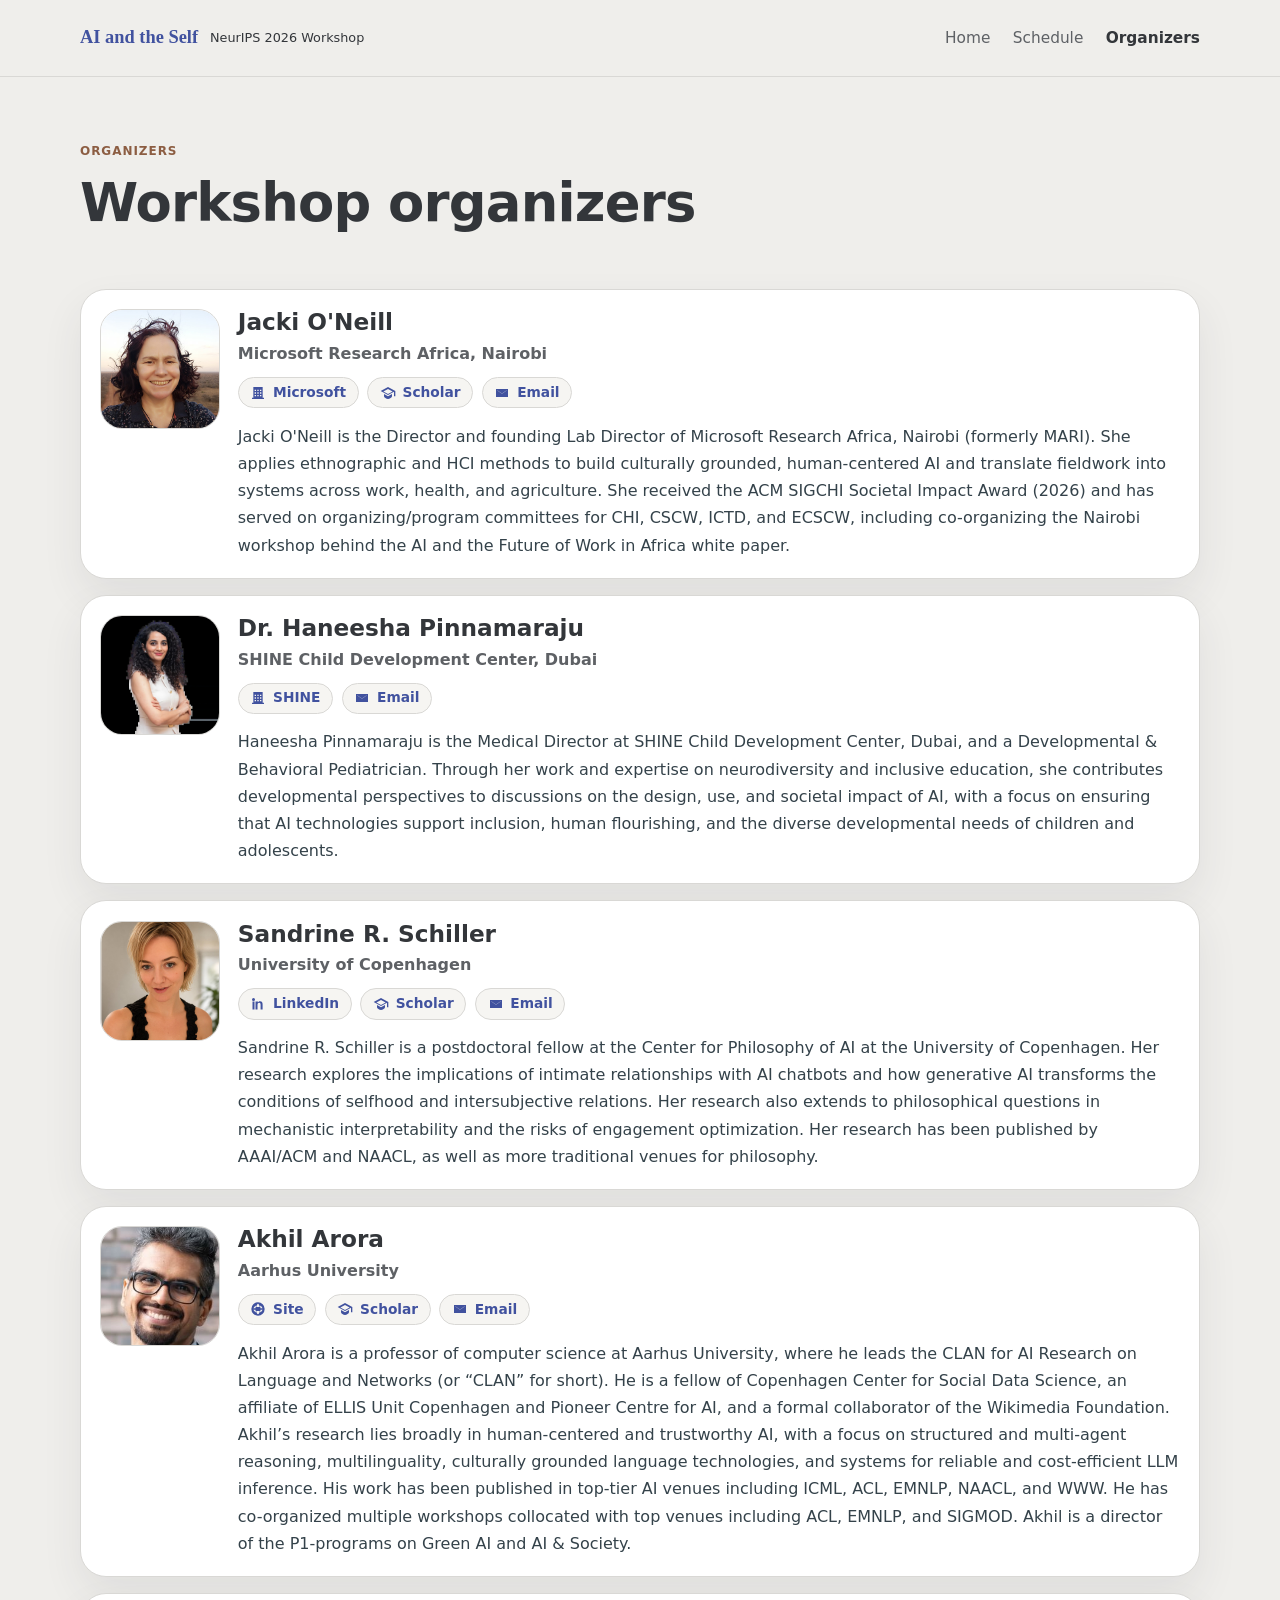
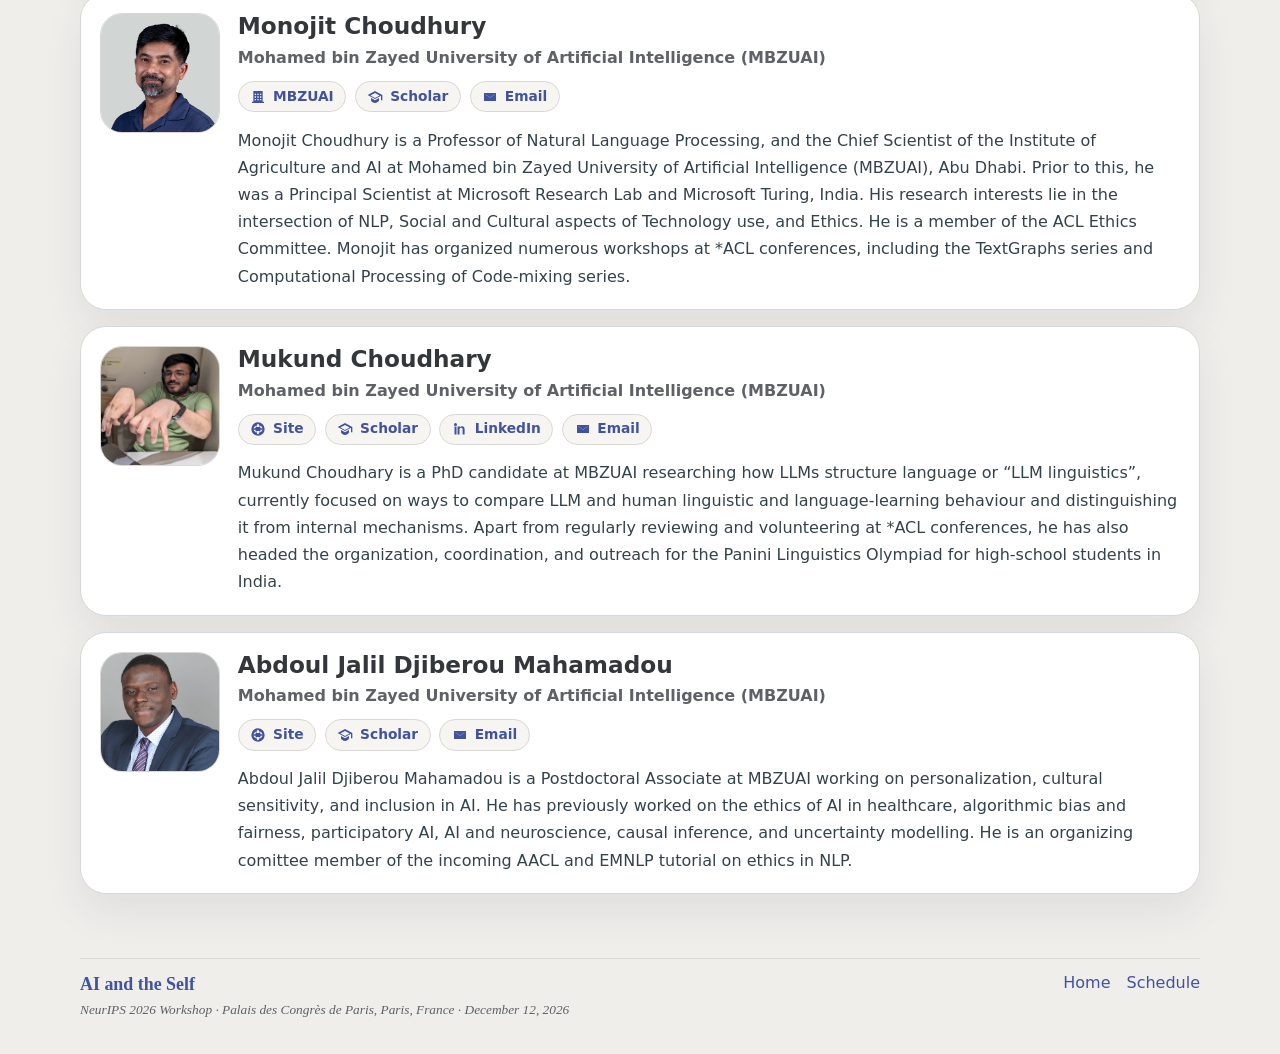
<file: organizers_bkp.html>
<!DOCTYPE html>
<html lang="en">
<head>
  <meta charset="utf-8">
  <meta name="viewport" content="width=device-width, initial-scale=1">
  <title>Organizers | AI and the Self</title>
  <meta name="description" content="Organizer bios for the AI and the Self workshop at NeurIPS 2026.">
  <meta name="theme-color" content="#3855a5">
  <link rel="icon" href="data:image/svg+xml,%3Csvg xmlns='http://www.w3.org/2000/svg' viewBox='0 0 100 100'%3E%3Crect width='100' height='100' rx='18' fill='%233855a5'/%3E%3Ctext x='50' y='58' text-anchor='middle' font-size='46' fill='white' font-family='Georgia, serif'%3EAS%3C/text%3E%3C/svg%3E">
  <link rel="stylesheet" href="assets/styles.css">
  <style>
    .organizer-list {
      display: grid;
      gap: 1rem;
    }
    .organizer-card {
      background: var(--surface);
      border: 1px solid var(--line);
      box-shadow: var(--shadow);
      border-radius: 26px;
      padding: 1.2rem;
    }
    .organizer-wrap {
      display: grid;
      grid-template-columns: 120px 1fr;
      gap: 1.1rem;
      align-items: start;
    }
    .organizer-photo-frame {
      position: relative;
      width: 120px;
      height: 120px;
      overflow: hidden;
      border: 1px solid var(--line);
      border-radius: 22px;
      background: linear-gradient(135deg, var(--accent-soft), rgba(154, 109, 65, 0.18));
    }
    .organizer-photo {
      display: block;
      width: 100%;
      height: 100%;
      object-fit: cover;
    }
    .organizer-fallback {
      position: absolute;
      inset: 0;
      display: none;
      place-items: center;
      color: var(--accent-strong);
      font-size: 1.55rem;
      font-weight: 700;
    }
    .bio-affiliation {
      margin: 0 0 0.6rem;
      color: var(--muted);
      font-weight: 600;
    }
    .link-row {
      display: flex;
      flex-wrap: wrap;
      gap: 0.55rem;
      margin: 0 0 0.9rem;
    }
    .link-chip {
      display: inline-flex;
      align-items: center;
      gap: 0.42rem;
      padding: 0.42rem 0.72rem;
      border: 1px solid var(--line);
      border-radius: 999px;
      background: var(--surface-soft);
      color: var(--accent);
      text-decoration: none;
      transition: border-color var(--transition), color var(--transition), background var(--transition), transform var(--transition);
      font-size: 0.86rem;
      font-weight: 600;
      line-height: 1;
    }
    .link-chip:hover {
      border-color: var(--accent);
      color: var(--accent-strong);
      background: #ffffff;
      transform: translateY(-1px);
    }
    .link-chip svg {
      width: 1rem;
      height: 1rem;
      fill: currentColor;
      flex: 0 0 auto;
    }
    .organizer-card h2 {
      margin-bottom: 0.25rem;
      font-size: 1.45rem;
    }
    .organizer-card p:last-child {
      margin-bottom: 0;
      color: #34424a;
    }
    @media (max-width: 640px) {
      .organizer-wrap {
        grid-template-columns: 1fr;
      }
    }
  </style>
</head>
<body>
  <svg xmlns="http://www.w3.org/2000/svg" style="position:absolute;width:0;height:0;overflow:hidden" aria-hidden="true" focusable="false">
    <symbol id="icon-globe" viewBox="0 0 24 24">
      <path d="M12 2a10 10 0 1 0 0 20a10 10 0 0 0 0-20Zm6.93 9h-3.12a15.7 15.7 0 0 0-1.14-4.18A8.03 8.03 0 0 1 18.93 11ZM12 4c.79 0 2.1 1.94 2.65 5H9.35C9.9 5.94 11.21 4 12 4ZM9.33 6.82A15.7 15.7 0 0 0 8.19 11H5.07a8.03 8.03 0 0 1 4.26-4.18ZM5.07 13h3.12c.16 1.5.55 2.93 1.14 4.18A8.03 8.03 0 0 1 5.07 13Zm6.93 7c-.79 0-2.1-1.94-2.65-5h5.3C14.1 18.06 12.79 20 12 20Zm2.67-2.82c.59-1.25.98-2.68 1.14-4.18h3.12a8.03 8.03 0 0 1-4.26 4.18Z"/>
    </symbol>
    <symbol id="icon-scholar" viewBox="0 0 24 24">
      <path d="M12 3L1 9l11 6l9-4.91V17h2V9L12 3Zm0 10.67L5.04 9.88L12 6.09l6.96 3.79L12 13.67ZM6 13.61V17c0 1.9 3.58 4 6 4s6-2.1 6-4v-3.39l-6 3.27l-6-3.27Z"/>
    </symbol>
    <symbol id="icon-building" viewBox="0 0 24 24">
      <path d="M3 21h18v-2h-2V3H5v16H3v2Zm4-4v-2h2v2H7Zm0-4v-2h2v2H7Zm0-4V7h2v2H7Zm4 8v-2h2v2h-2Zm0-4v-2h2v2h-2Zm0-4V7h2v2h-2Zm4 8v-2h2v2h-2Zm0-4v-2h2v2h-2Zm0-4V7h2v2h-2Z"/>
    </symbol>
    <symbol id="icon-mail" viewBox="0 0 24 24">
      <path d="M3 6h18v12H3V6Zm2 2v.27l7 4.86l7-4.86V8l-7 4.86L5 8Z"/>
    </symbol>
    <symbol id="icon-linkedin" viewBox="0 0 24 24">
      <path d="M5.25 3A2.25 2.25 0 1 1 3 5.25 2.25 2.25 0 0 1 5.25 3ZM3.75 8.25h3v12h-3v-12Zm5.25 0h2.88v1.64h.04c.4-.76 1.38-1.88 3.08-1.88 3.29 0 3.9 2.16 3.9 4.97v7.27h-3v-6.44c0-1.54-.03-3.52-2.14-3.52-2.15 0-2.48 1.68-2.48 3.41v6.55h-3v-12Z"/>
    </symbol>
    <symbol id="icon-github" viewBox="0 0 24 24">
      <path d="M12 .75A11.25 11.25 0 0 0 .75 12c0 4.96 3.21 9.18 7.66 10.66.56.1.76-.24.76-.54 0-.27-.01-.98-.02-1.92-3.12.68-3.79-1.51-3.79-1.51-.52-1.29-1.26-1.64-1.26-1.64-1.03-.7.08-.69.08-.69 1.13.08 1.73 1.16 1.73 1.16 1.01 1.72 2.65 1.22 3.3.93.1-.73.39-1.22.71-1.5-2.49-.28-5.11-1.25-5.11-5.55 0-1.23.44-2.24 1.16-3.03-.12-.28-.5-1.42.11-2.96 0 0 .95-.3 3.11 1.16a10.83 10.83 0 0 1 5.67 0c2.16-1.46 3.11-1.16 3.11-1.16.61 1.54.23 2.68.11 2.96.72.79 1.16 1.8 1.16 3.03 0 4.31-2.62 5.27-5.13 5.54.4.34.76 1.01.76 2.05 0 1.48-.01 2.67-.01 3.03 0 .3.2.65.77.54A11.25 11.25 0 0 0 23.25 12 11.25 11.25 0 0 0 12 .75Z"/>
    </symbol>
    <symbol id="icon-orcid" viewBox="0 0 24 24">
      <circle cx="12" cy="12" r="10"></circle>
      <circle cx="8" cy="8" r="1.4" fill="#fff"></circle>
      <rect x="7" y="10.5" width="2" height="6.5" rx="0.6" fill="#fff"></rect>
      <path d="M12 10.5h2.15c1.94 0 3.35 1.27 3.35 3.25S16.09 17 14.15 17H12v-6.5Zm2.04 4.94c1.05 0 1.7-.62 1.7-1.69 0-1.08-.65-1.69-1.7-1.69h-.38v3.38h.38Z" fill="#fff"></path>
    </symbol>
  </svg>

  <header class="site-header">
    <div class="container nav">
      <a class="brand" href="index.html" aria-label="AI and the Self home">
        <span class="brand-title">AI and the Self</span>
        <span class="brand-subtitle">NeurIPS 2026 Workshop</span>
      </a>
      <button class="menu-toggle" type="button" aria-expanded="false" aria-label="Toggle navigation" data-menu-toggle>
        <span></span>
      </button>
      <nav class="site-nav" data-nav>
        <a href="index.html">Home</a>
        <!-- <a href="call-for-papers.html">Calls</a> -->
        <a href="schedule.html">Schedule</a>
        <a href="organizers.html" aria-current="page">Organizers</a>
      </nav>
    </div>
  </header>

  <main>
    <section class="hero page-hero page-hero-tight">
      <div class="container">
        <div class="eyebrow">Organizers</div>
        <h1 class="page-title page-title-small">Workshop organizers</h1>
      </div>
    </section>

    <section class="section section-compact">
      <div class="container organizer-list">
        <article class="organizer-card">
          <div class="organizer-wrap">
            <div class="organizer-photo-frame">
              <img class="organizer-photo" src="assets/people/jacki-oneill.jpg" alt="Jacki O&#39;Neill" loading="lazy" onerror="if(!this.dataset.altimg){this.dataset.altimg='1';this.src='assets/organizers/jacki-oneill.svg';}else{this.style.display='none';this.nextElementSibling.style.display='grid';}">
              <div class="organizer-fallback" aria-hidden="true">JO</div>
            </div>
            <div>
              <h2>Jacki O&#39;Neill</h2>
              <p class="bio-affiliation">Microsoft Research Africa, Nairobi</p>
              <div class="link-row">
                <a class="link-chip" href="https://www.microsoft.com/en-us/research/people/jaoneil/" target="_blank" rel="noopener noreferrer" aria-label="Jacki O&#39;Neill Microsoft Research profile"><svg><use href="#icon-building"></use></svg><span>Microsoft</span></a>
                <a class="link-chip" href="https://scholar.google.com/citations?hl=en&amp;user=3frDpO4AAAAJ" target="_blank" rel="noopener noreferrer" aria-label="Jacki O&#39;Neill Google Scholar"><svg><use href="#icon-scholar"></use></svg><span>Scholar</span></a>
                <a class="link-chip" href="mailto:jaoneil@microsoft.com" aria-label="Email Jacki O&#39;Neill"><svg><use href="#icon-mail"></use></svg><span>Email</span></a>
              </div>
              <p>Jacki O&#39;Neill is the Director and founding Lab Director of Microsoft Research Africa, Nairobi (formerly MARI). She applies ethnographic and HCI methods to build culturally grounded, human-centered AI and translate fieldwork into systems across work, health, and agriculture. She received the ACM SIGCHI Societal Impact Award (2026) and has served on organizing/program committees for CHI, CSCW, ICTD, and ECSCW, including co-organizing the Nairobi workshop behind the AI and the Future of Work in Africa white paper.</p>
            </div>
          </div>
        </article>

        <article class="organizer-card">
          <div class="organizer-wrap">
            <div class="organizer-photo-frame">
              <img class="organizer-photo" src="assets/people/haneesha-pinnamaraju.jpg" alt="Haneesha Pinnamaraju" loading="lazy" onerror="if(!this.dataset.altimg){this.dataset.altimg='1';this.src='assets/organizers/haneesha-pinnamaraju.svg';}else{this.style.display='none';this.nextElementSibling.style.display='grid';}">
              <div class="organizer-fallback" aria-hidden="true">HP</div>
            </div>
            <div>
              <h2>Dr. Haneesha Pinnamaraju</h2>
              <p class="bio-affiliation">SHINE Child Development Center, Dubai</p>
              <div class="link-row">
                <a class="link-chip" href="https://shinecdc.ae/meet-the-shine-team/dr-haneesha-pinnamaraju/" target="_blank" rel="noopener noreferrer" aria-label="Haneesha Pinnamaraju SHINE profile"><svg><use href="#icon-building"></use></svg><span>SHINE</span></a>
                <a class="link-chip" href="mailto:drhaneesha@shinecdc.ae" aria-label="Email Haneesha Pinnamaraju"><svg><use href="#icon-mail"></use></svg><span>Email</span></a>
              </div>
              <p>Haneesha Pinnamaraju is the Medical Director at SHINE Child Development Center, Dubai, and a Developmental & Behavioral Pediatrician. Through her work and expertise on neurodiversity and inclusive education, she contributes developmental perspectives to discussions on the design, use, and societal impact of AI, with a focus on ensuring that AI technologies support inclusion, human flourishing, and the diverse developmental needs of children and adolescents.</p>
            </div>
          </div>
        </article>

        <article class="organizer-card">
          <div class="organizer-wrap">
            <div class="organizer-photo-frame">
              <img class="organizer-photo" src="assets/people/sandrine-r-schiller.jpg" alt="Sandrine R. Schiller" loading="lazy" onerror="if(!this.dataset.altimg){this.dataset.altimg='1';this.src='assets/organizers/sandrine-r-schiller.svg';}else{this.style.display='none';this.nextElementSibling.style.display='grid';}">
              <div class="organizer-fallback" aria-hidden="true">SS</div>
            </div>
            <div>
              <h2>Sandrine R. Schiller</h2>
              <p class="bio-affiliation">University of Copenhagen</p>
              <div class="link-row">
                <a class="link-chip" href="https://www.linkedin.com/in/sandrine-r-schiller-ph-d-66969385/" target="_blank" rel="noopener noreferrer" aria-label="Sandrine R. Schiller LinkedIn"><svg><use href="#icon-linkedin"></use></svg><span>LinkedIn</span></a>
                <a class="link-chip" href="https://scholar.google.com/citations?hl=en&amp;user=WrTqJuMAAAAJ" target="_blank" rel="noopener noreferrer" aria-label="Sandrine R. Schiller Google Scholar"><svg><use href="#icon-scholar"></use></svg><span>Scholar</span></a>
                <a class="link-chip" href="mailto:sandrine.hansen@gmail.com" aria-label="Email Sandrine R. Schiller"><svg><use href="#icon-mail"></use></svg><span>Email</span></a>
              </div>
              <p>Sandrine R. Schiller is a postdoctoral fellow at the Center for Philosophy of AI at the University of Copenhagen. Her research explores the implications of intimate relationships with AI chatbots and how generative AI transforms the conditions of selfhood and intersubjective relations. Her research also extends to philosophical questions in mechanistic interpretability and the risks of engagement optimization. Her research has been published by AAAI/ACM and NAACL, as well as more traditional venues for philosophy.</p>
            </div>
          </div>
        </article>

        <article class="organizer-card">
          <div class="organizer-wrap">
            <div class="organizer-photo-frame">
              <img class="organizer-photo" src="assets/people/akhil-arora.jpg" alt="Akhil Arora" loading="lazy" onerror="if(!this.dataset.altimg){this.dataset.altimg='1';this.src='assets/organizers/akhil-arora.svg';}else{this.style.display='none';this.nextElementSibling.style.display='grid';}">
              <div class="organizer-fallback" aria-hidden="true">AA</div>
            </div>
            <div>
              <h2>Akhil Arora</h2>
              <p class="bio-affiliation">Aarhus University</p>
              <div class="link-row">
                <a class="link-chip" href="https://www.cs.au.dk/~clan/people/aarora" target="_blank" rel="noopener noreferrer" aria-label="Akhil Arora Homepage"><svg><use href="#icon-globe"></use></svg><span>Site</span></a>
                <a class="link-chip" href="https://scholar.google.com/citations?hl=en&amp;user=uCrGCckAAAAJ" target="_blank" rel="noopener noreferrer" aria-label="Akhil Arora Google Scholar"><svg><use href="#icon-scholar"></use></svg><span>Scholar</span></a>
                <a class="link-chip" href="mailto:akhil.arora@cs.au.dk" aria-label="Email Akhil Arora"><svg><use href="#icon-mail"></use></svg><span>Email</span></a>
              </div>
              <p>Akhil Arora is a professor of computer science at Aarhus University, where he leads the CLAN for AI Research on Language and Networks (or “CLAN” for short). He is a fellow of Copenhagen Center for Social Data Science, an affiliate of ELLIS Unit Copenhagen and Pioneer Centre for AI, and a formal collaborator of the Wikimedia Foundation. Akhil’s research lies broadly in human-centered and trustworthy AI, with a focus on structured and multi-agent reasoning, multilinguality, culturally grounded language technologies, and systems for reliable and cost-efficient LLM inference. His work has been published in top-tier AI venues including ICML, ACL, EMNLP, NAACL, and WWW. He has co-organized multiple workshops collocated with top venues including ACL, EMNLP, and SIGMOD. Akhil is a director of the P1-programs on Green AI and AI & Society.</p>
            </div>
          </div>
        </article>

        <article class="organizer-card">
          <div class="organizer-wrap">
            <div class="organizer-photo-frame">
              <img class="organizer-photo" src="assets/people/monojit-choudhury.jpg" alt="Monojit Choudhury" loading="lazy" onerror="if(!this.dataset.altimg){this.dataset.altimg='1';this.src='assets/organizers/monojit-choudhury.svg';}else{this.style.display='none';this.nextElementSibling.style.display='grid';}">
              <div class="organizer-fallback" aria-hidden="true">MC</div>
            </div>
            <div>
              <h2>Monojit Choudhury</h2>
              <p class="bio-affiliation">Mohamed bin Zayed University of Artificial Intelligence (MBZUAI)</p>
              <div class="link-row">
                <a class="link-chip" href="https://mbzuai.ac.ae/study/faculty/monojit-choudhury/" target="_blank" rel="noopener noreferrer" aria-label="Monojit Choudhury MBZUAI profile"><svg><use href="#icon-building"></use></svg><span>MBZUAI</span></a>
                <a class="link-chip" href="https://scholar.google.com/citations?hl=en&amp;user=WR1ImCMAAAAJ" target="_blank" rel="noopener noreferrer" aria-label="Monojit Choudhury Google Scholar"><svg><use href="#icon-scholar"></use></svg><span>Scholar</span></a>
                <a class="link-chip" href="mailto:monojit.choudhury@mbzuai.ac.ae" aria-label="Email Monojit Choudhury"><svg><use href="#icon-mail"></use></svg><span>Email</span></a>
              </div>
              <p>Monojit Choudhury is a Professor of Natural Language Processing, and the Chief Scientist of the Institute of Agriculture and AI at Mohamed bin Zayed University of Artificial Intelligence (MBZUAI), Abu Dhabi. Prior to this, he was a Principal Scientist at Microsoft Research Lab and Microsoft Turing, India. His research interests lie in the intersection of NLP, Social and Cultural aspects of Technology use, and Ethics. He is a member of the ACL Ethics Committee. Monojit has organized numerous workshops at *ACL conferences, including the TextGraphs series and Computational Processing of Code-mixing series.</p>
            </div>
          </div>
        </article>

        <article class="organizer-card">
          <div class="organizer-wrap">
            <div class="organizer-photo-frame">
              <img class="organizer-photo" src="assets/people/mukund-choudhary.jpg" alt="Mukund Choudhary" loading="lazy" onerror="if(!this.dataset.altimg){this.dataset.altimg='1';this.src='assets/organizers/mukund-choudhary.svg';}else{this.style.display='none';this.nextElementSibling.style.display='grid';}">
              <div class="organizer-fallback" aria-hidden="true">MC</div>
            </div>
            <div>
              <h2>Mukund Choudhary</h2>
              <p class="bio-affiliation">Mohamed bin Zayed University of Artificial Intelligence (MBZUAI)</p>
              <div class="link-row">
                <a class="link-chip" href="https://mukundc2k.github.io/" target="_blank" rel="noopener noreferrer" aria-label="Mukund Choudhary homepage"><svg><use href="#icon-globe"></use></svg><span>Site</span></a>
                <a class="link-chip" href="https://scholar.google.com/citations?hl=en&amp;user=29EdHIgAAAAJ" target="_blank" rel="noopener noreferrer" aria-label="Mukund Choudhary Google Scholar"><svg><use href="#icon-scholar"></use></svg><span>Scholar</span></a>
                <a class="link-chip" href="https://www.linkedin.com/in/mukundc2k/" target="_blank" rel="noopener noreferrer" aria-label="Mukund Choudhary LinkedIn"><svg><use href="#icon-linkedin"></use></svg><span>LinkedIn</span></a>
                <a class="link-chip" href="mailto:mukund.choudhary@mbzuai.ac.ae" aria-label="Email Mukund Choudhary"><svg><use href="#icon-mail"></use></svg><span>Email</span></a>
              </div>
              <p>Mukund Choudhary is a PhD candidate at MBZUAI researching how LLMs structure language or “LLM linguistics”, currently focused on ways to compare LLM and human linguistic and language-learning behaviour and distinguishing it from internal mechanisms. Apart from regularly reviewing and volunteering at *ACL conferences, he has also headed the organization, coordination, and outreach for the Panini Linguistics Olympiad for high-school students in India.</p>
            </div>
          </div>
        </article>

        <article class="organizer-card">
          <div class="organizer-wrap">
            <div class="organizer-photo-frame">
              <img class="organizer-photo" src="assets/people/abdoul-jalil-djiberou-mahamadou.jpg" alt="Abdoul Jalil Djiberou Mahamadou" loading="lazy" onerror="if(!this.dataset.altimg){this.dataset.altimg='1';this.src='assets/organizers/abdoul-jalil-djiberou-mahamadou.svg';}else{this.style.display='none';this.nextElementSibling.style.display='grid';}">
              <div class="organizer-fallback" aria-hidden="true">AJ</div>
            </div>
            <div>
              <h2>Abdoul Jalil Djiberou Mahamadou</h2>
              <p class="bio-affiliation">Mohamed bin Zayed University of Artificial Intelligence (MBZUAI)</p>
              <div class="link-row">
                <a class="link-chip" href="https://abdjiber.github.io/" target="_blank" rel="noopener noreferrer" aria-label="Abdoul Jalil Djiberou Mahamadou homepage"><svg><use href="#icon-globe"></use></svg><span>Site</span></a>
                <a class="link-chip" href="https://scholar.google.com/citations?hl=en&amp;user=3v5pE6MAAAAJ" target="_blank" rel="noopener noreferrer" aria-label="Abdoul Jalil Djiberou Mahamadou Google Scholar"><svg><use href="#icon-scholar"></use></svg><span>Scholar</span></a>
                <a class="link-chip" href="mailto:abdoul.mahamadou@mbzuai.ac.ae" aria-label="Email Abdoul Jalil Djiberou Mahamadou"><svg><use href="#icon-mail"></use></svg><span>Email</span></a>
              </div>
              <p>Abdoul Jalil Djiberou Mahamadou is a Postdoctoral Associate at MBZUAI working on personalization, cultural sensitivity, and inclusion in AI. He has previously worked on the ethics of AI in healthcare, algorithmic bias and fairness, participatory AI, AI and neuroscience, causal inference, and uncertainty modelling. He is an organizing comittee member of the incoming AACL and EMNLP tutorial on ethics in NLP.</p>
            </div>
          </div>
        </article>
      </div>
    </section>
  </main>

  <footer class="footer">
    <div class="container footer-inner">
      <div>
        <strong>AI and the Self</strong>
        <small>NeurIPS 2026 Workshop · Palais des Congrès de Paris, Paris, France · December 12, 2026</small>
      </div>
      <div class="footer-links">
        <a href="index.html">Home</a>
        <!-- <a href="call-for-papers.html">Calls</a> -->
        <a href="schedule.html">Schedule</a>
      </div>
    </div>
  </footer>

  <script src="assets/script.js"></script>
</body>
</html>
</file>
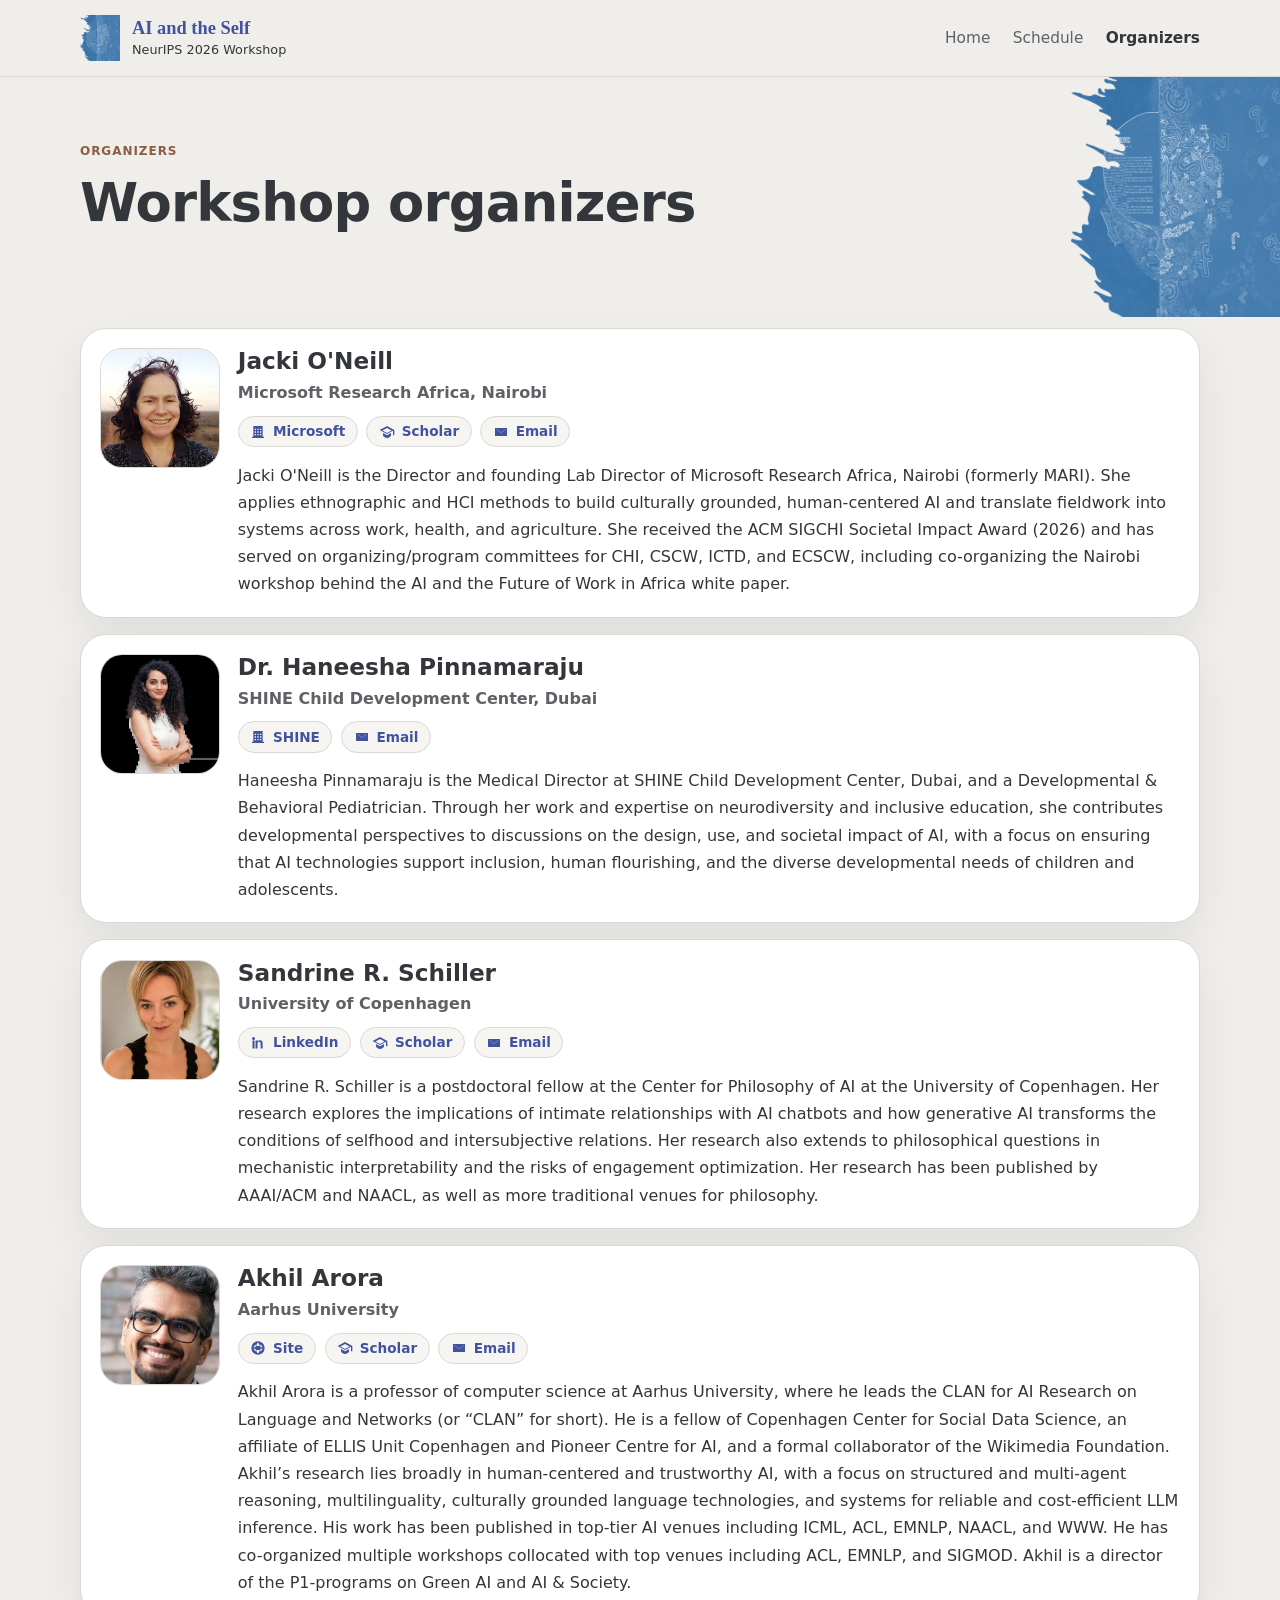
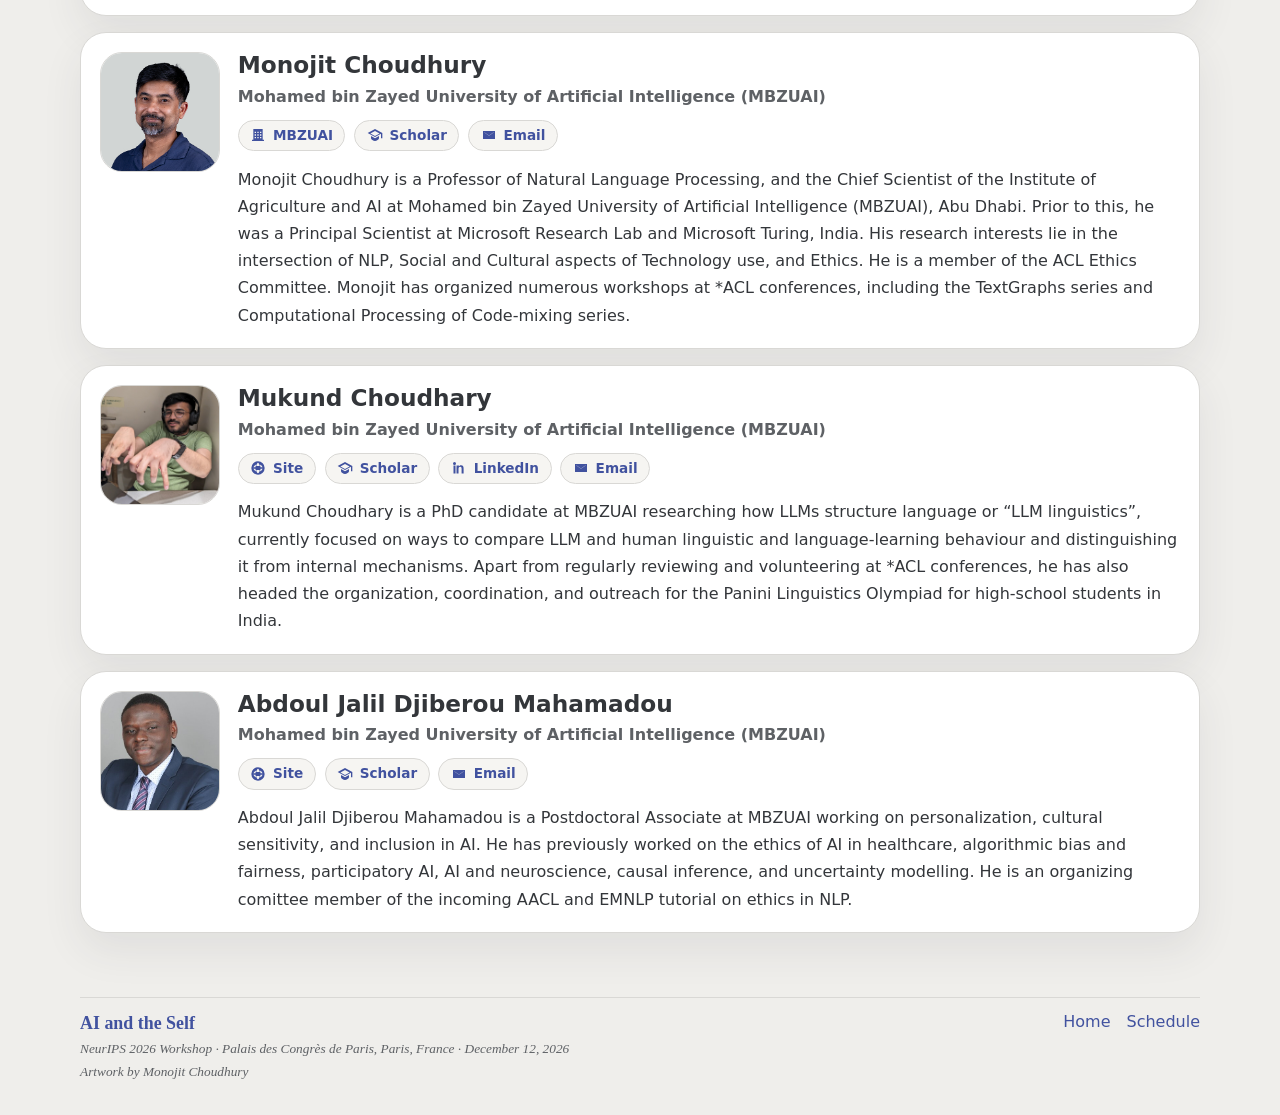
<file: organizers_new.html>
<!DOCTYPE html>
<html lang="en">
<head>
  <meta charset="utf-8">
  <meta name="viewport" content="width=device-width, initial-scale=1">
  <title>Organizers | AI and the Self</title>
  <meta name="description" content="Organizer bios for the AI and the Self workshop at NeurIPS 2026.">
  <meta name="theme-color" content="#3855a5">
  <meta property="og:type" content="website">
  <meta property="og:title" content="Organizers | AI and the Self">
  <meta property="og:description" content="Organizers of the AI and the Self workshop at NeurIPS 2026.">
  <meta property="og:image" content="https://aintheself.github.io/assets/ai-and-the-self-art.png">
  <link rel="icon" type="image/png" href="assets/ai-and-the-self-art.png">
  <link rel="stylesheet" href="assets/styles.css">
</head>
<body>
  <svg xmlns="http://www.w3.org/2000/svg" style="position:absolute;width:0;height:0;overflow:hidden" aria-hidden="true" focusable="false">
    <symbol id="icon-globe" viewBox="0 0 24 24">
      <path d="M12 2a10 10 0 1 0 0 20a10 10 0 0 0 0-20Zm6.93 9h-3.12a15.7 15.7 0 0 0-1.14-4.18A8.03 8.03 0 0 1 18.93 11ZM12 4c.79 0 2.1 1.94 2.65 5H9.35C9.9 5.94 11.21 4 12 4ZM9.33 6.82A15.7 15.7 0 0 0 8.19 11H5.07a8.03 8.03 0 0 1 4.26-4.18ZM5.07 13h3.12c.16 1.5.55 2.93 1.14 4.18A8.03 8.03 0 0 1 5.07 13Zm6.93 7c-.79 0-2.1-1.94-2.65-5h5.3C14.1 18.06 12.79 20 12 20Zm2.67-2.82c.59-1.25.98-2.68 1.14-4.18h3.12a8.03 8.03 0 0 1-4.26 4.18Z"/>
    </symbol>
    <symbol id="icon-scholar" viewBox="0 0 24 24">
      <path d="M12 3L1 9l11 6l9-4.91V17h2V9L12 3Zm0 10.67L5.04 9.88L12 6.09l6.96 3.79L12 13.67ZM6 13.61V17c0 1.9 3.58 4 6 4s6-2.1 6-4v-3.39l-6 3.27l-6-3.27Z"/>
    </symbol>
    <symbol id="icon-building" viewBox="0 0 24 24">
      <path d="M3 21h18v-2h-2V3H5v16H3v2Zm4-4v-2h2v2H7Zm0-4v-2h2v2H7Zm0-4V7h2v2H7Zm4 8v-2h2v2h-2Zm0-4v-2h2v2h-2Zm0-4V7h2v2h-2Zm4 8v-2h2v2h-2Zm0-4v-2h2v2h-2Zm0-4V7h2v2h-2Z"/>
    </symbol>
    <symbol id="icon-mail" viewBox="0 0 24 24">
      <path d="M3 6h18v12H3V6Zm2 2v.27l7 4.86l7-4.86V8l-7 4.86L5 8Z"/>
    </symbol>
    <symbol id="icon-linkedin" viewBox="0 0 24 24">
      <path d="M5.25 3A2.25 2.25 0 1 1 3 5.25 2.25 2.25 0 0 1 5.25 3ZM3.75 8.25h3v12h-3v-12Zm5.25 0h2.88v1.64h.04c.4-.76 1.38-1.88 3.08-1.88 3.29 0 3.9 2.16 3.9 4.97v7.27h-3v-6.44c0-1.54-.03-3.52-2.14-3.52-2.15 0-2.48 1.68-2.48 3.41v6.55h-3v-12Z"/>
    </symbol>
    <symbol id="icon-github" viewBox="0 0 24 24">
      <path d="M12 .75A11.25 11.25 0 0 0 .75 12c0 4.96 3.21 9.18 7.66 10.66.56.1.76-.24.76-.54 0-.27-.01-.98-.02-1.92-3.12.68-3.79-1.51-3.79-1.51-.52-1.29-1.26-1.64-1.26-1.64-1.03-.7.08-.69.08-.69 1.13.08 1.73 1.16 1.73 1.16 1.01 1.72 2.65 1.22 3.3.93.1-.73.39-1.22.71-1.5-2.49-.28-5.11-1.25-5.11-5.55 0-1.23.44-2.24 1.16-3.03-.12-.28-.5-1.42.11-2.96 0 0 .95-.3 3.11 1.16a10.83 10.83 0 0 1 5.67 0c2.16-1.46 3.11-1.16 3.11-1.16.61 1.54.23 2.68.11 2.96.72.79 1.16 1.8 1.16 3.03 0 4.31-2.62 5.27-5.13 5.54.4.34.76 1.01.76 2.05 0 1.48-.01 2.67-.01 3.03 0 .3.2.65.77.54A11.25 11.25 0 0 0 23.25 12 11.25 11.25 0 0 0 12 .75Z"/>
    </symbol>
    <symbol id="icon-orcid" viewBox="0 0 24 24">
      <circle cx="12" cy="12" r="10"></circle>
      <circle cx="8" cy="8" r="1.4" fill="#fff"></circle>
      <rect x="7" y="10.5" width="2" height="6.5" rx="0.6" fill="#fff"></rect>
      <path d="M12 10.5h2.15c1.94 0 3.35 1.27 3.35 3.25S16.09 17 14.15 17H12v-6.5Zm2.04 4.94c1.05 0 1.7-.62 1.7-1.69 0-1.08-.65-1.69-1.7-1.69h-.38v3.38h.38Z" fill="#fff"></path>
    </symbol>
  </svg>

  <header class="site-header">
    <div class="container nav">
      <a class="brand" href="index.html" aria-label="AI and the Self home">
        <img class="brand-mark" src="assets/ai-and-the-self-art.png" alt="" width="40" height="46">
        <span>
          <span class="brand-title">AI and the Self</span>
          <span class="brand-subtitle">NeurIPS 2026 Workshop</span>
        </span>
      </a>
      <button class="menu-toggle" type="button" aria-expanded="false" aria-label="Toggle navigation" data-menu-toggle>
        <span></span>
      </button>
      <nav class="site-nav" data-nav>
        <a href="index.html">Home</a>
        <!-- <a href="call-for-papers.html">Calls</a> -->
        <a href="schedule.html">Schedule</a>
        <a href="organizers.html" aria-current="page">Organizers</a>
      </nav>
    </div>
  </header>

  <main>
    <section class="hero page-hero page-hero-tight has-art">
      <img class="page-hero-art" src="assets/ai-and-the-self-art.png" alt="" width="1000" height="1149">
      <div class="container">
        <div class="page-hero-content">
          <div class="eyebrow">Organizers</div>
          <h1 class="page-title page-title-small">Workshop organizers</h1>
        </div>
      </div>
    </section>

    <section class="section section-compact">
      <div class="container organizer-list">
        <article class="organizer-card">
          <div class="organizer-wrap">
            <div class="organizer-photo-frame">
              <img class="organizer-photo" src="assets/people/jacki-oneill.jpg" alt="Jacki O&#39;Neill" loading="lazy" onerror="if(!this.dataset.altimg){this.dataset.altimg='1';this.src='assets/organizers/jacki-oneill.svg';}else{this.style.display='none';this.nextElementSibling.style.display='grid';}">
              <div class="organizer-fallback" aria-hidden="true">JO</div>
            </div>
            <div>
              <h2>Jacki O&#39;Neill</h2>
              <p class="bio-affiliation">Microsoft Research Africa, Nairobi</p>
              <div class="link-row">
                <a class="link-chip" href="https://www.microsoft.com/en-us/research/people/jaoneil/" target="_blank" rel="noopener noreferrer" aria-label="Jacki O&#39;Neill Microsoft Research profile"><svg><use href="#icon-building"></use></svg><span>Microsoft</span></a>
                <a class="link-chip" href="https://scholar.google.com/citations?hl=en&amp;user=3frDpO4AAAAJ" target="_blank" rel="noopener noreferrer" aria-label="Jacki O&#39;Neill Google Scholar"><svg><use href="#icon-scholar"></use></svg><span>Scholar</span></a>
                <a class="link-chip" href="mailto:jaoneil@microsoft.com" aria-label="Email Jacki O&#39;Neill"><svg><use href="#icon-mail"></use></svg><span>Email</span></a>
              </div>
              <p>Jacki O&#39;Neill is the Director and founding Lab Director of Microsoft Research Africa, Nairobi (formerly MARI). She applies ethnographic and HCI methods to build culturally grounded, human-centered AI and translate fieldwork into systems across work, health, and agriculture. She received the ACM SIGCHI Societal Impact Award (2026) and has served on organizing/program committees for CHI, CSCW, ICTD, and ECSCW, including co-organizing the Nairobi workshop behind the AI and the Future of Work in Africa white paper.</p>
            </div>
          </div>
        </article>

        <article class="organizer-card">
          <div class="organizer-wrap">
            <div class="organizer-photo-frame">
              <img class="organizer-photo" src="assets/people/haneesha-pinnamaraju.jpg" alt="Haneesha Pinnamaraju" loading="lazy" onerror="if(!this.dataset.altimg){this.dataset.altimg='1';this.src='assets/organizers/haneesha-pinnamaraju.svg';}else{this.style.display='none';this.nextElementSibling.style.display='grid';}">
              <div class="organizer-fallback" aria-hidden="true">HP</div>
            </div>
            <div>
              <h2>Dr. Haneesha Pinnamaraju</h2>
              <p class="bio-affiliation">SHINE Child Development Center, Dubai</p>
              <div class="link-row">
                <a class="link-chip" href="https://shinecdc.ae/meet-the-shine-team/dr-haneesha-pinnamaraju/" target="_blank" rel="noopener noreferrer" aria-label="Haneesha Pinnamaraju SHINE profile"><svg><use href="#icon-building"></use></svg><span>SHINE</span></a>
                <a class="link-chip" href="mailto:drhaneesha@shinecdc.ae" aria-label="Email Haneesha Pinnamaraju"><svg><use href="#icon-mail"></use></svg><span>Email</span></a>
              </div>
              <p>Haneesha Pinnamaraju is the Medical Director at SHINE Child Development Center, Dubai, and a Developmental & Behavioral Pediatrician. Through her work and expertise on neurodiversity and inclusive education, she contributes developmental perspectives to discussions on the design, use, and societal impact of AI, with a focus on ensuring that AI technologies support inclusion, human flourishing, and the diverse developmental needs of children and adolescents.</p>
            </div>
          </div>
        </article>

        <article class="organizer-card">
          <div class="organizer-wrap">
            <div class="organizer-photo-frame">
              <img class="organizer-photo" src="assets/people/sandrine-r-schiller.jpg" alt="Sandrine R. Schiller" loading="lazy" onerror="if(!this.dataset.altimg){this.dataset.altimg='1';this.src='assets/organizers/sandrine-r-schiller.svg';}else{this.style.display='none';this.nextElementSibling.style.display='grid';}">
              <div class="organizer-fallback" aria-hidden="true">SS</div>
            </div>
            <div>
              <h2>Sandrine R. Schiller</h2>
              <p class="bio-affiliation">University of Copenhagen</p>
              <div class="link-row">
                <a class="link-chip" href="https://www.linkedin.com/in/sandrine-r-schiller-ph-d-66969385/" target="_blank" rel="noopener noreferrer" aria-label="Sandrine R. Schiller LinkedIn"><svg><use href="#icon-linkedin"></use></svg><span>LinkedIn</span></a>
                <a class="link-chip" href="https://scholar.google.com/citations?hl=en&amp;user=WrTqJuMAAAAJ" target="_blank" rel="noopener noreferrer" aria-label="Sandrine R. Schiller Google Scholar"><svg><use href="#icon-scholar"></use></svg><span>Scholar</span></a>
                <a class="link-chip" href="mailto:sandrine.hansen@gmail.com" aria-label="Email Sandrine R. Schiller"><svg><use href="#icon-mail"></use></svg><span>Email</span></a>
              </div>
              <p>Sandrine R. Schiller is a postdoctoral fellow at the Center for Philosophy of AI at the University of Copenhagen. Her research explores the implications of intimate relationships with AI chatbots and how generative AI transforms the conditions of selfhood and intersubjective relations. Her research also extends to philosophical questions in mechanistic interpretability and the risks of engagement optimization. Her research has been published by AAAI/ACM and NAACL, as well as more traditional venues for philosophy.</p>
            </div>
          </div>
        </article>

        <article class="organizer-card">
          <div class="organizer-wrap">
            <div class="organizer-photo-frame">
              <img class="organizer-photo" src="assets/people/akhil-arora.jpg" alt="Akhil Arora" loading="lazy" onerror="if(!this.dataset.altimg){this.dataset.altimg='1';this.src='assets/organizers/akhil-arora.svg';}else{this.style.display='none';this.nextElementSibling.style.display='grid';}">
              <div class="organizer-fallback" aria-hidden="true">AA</div>
            </div>
            <div>
              <h2>Akhil Arora</h2>
              <p class="bio-affiliation">Aarhus University</p>
              <div class="link-row">
                <a class="link-chip" href="https://www.cs.au.dk/~clan/people/aarora" target="_blank" rel="noopener noreferrer" aria-label="Akhil Arora Homepage"><svg><use href="#icon-globe"></use></svg><span>Site</span></a>
                <a class="link-chip" href="https://scholar.google.com/citations?hl=en&amp;user=uCrGCckAAAAJ" target="_blank" rel="noopener noreferrer" aria-label="Akhil Arora Google Scholar"><svg><use href="#icon-scholar"></use></svg><span>Scholar</span></a>
                <a class="link-chip" href="mailto:akhil.arora@cs.au.dk" aria-label="Email Akhil Arora"><svg><use href="#icon-mail"></use></svg><span>Email</span></a>
              </div>
              <p>Akhil Arora is a professor of computer science at Aarhus University, where he leads the CLAN for AI Research on Language and Networks (or “CLAN” for short). He is a fellow of Copenhagen Center for Social Data Science, an affiliate of ELLIS Unit Copenhagen and Pioneer Centre for AI, and a formal collaborator of the Wikimedia Foundation. Akhil’s research lies broadly in human-centered and trustworthy AI, with a focus on structured and multi-agent reasoning, multilinguality, culturally grounded language technologies, and systems for reliable and cost-efficient LLM inference. His work has been published in top-tier AI venues including ICML, ACL, EMNLP, NAACL, and WWW. He has co-organized multiple workshops collocated with top venues including ACL, EMNLP, and SIGMOD. Akhil is a director of the P1-programs on Green AI and AI & Society.</p>
            </div>
          </div>
        </article>

        <article class="organizer-card">
          <div class="organizer-wrap">
            <div class="organizer-photo-frame">
              <img class="organizer-photo" src="assets/people/monojit-choudhury.jpg" alt="Monojit Choudhury" loading="lazy" onerror="if(!this.dataset.altimg){this.dataset.altimg='1';this.src='assets/organizers/monojit-choudhury.svg';}else{this.style.display='none';this.nextElementSibling.style.display='grid';}">
              <div class="organizer-fallback" aria-hidden="true">MC</div>
            </div>
            <div>
              <h2>Monojit Choudhury</h2>
              <p class="bio-affiliation">Mohamed bin Zayed University of Artificial Intelligence (MBZUAI)</p>
              <div class="link-row">
                <a class="link-chip" href="https://mbzuai.ac.ae/study/faculty/monojit-choudhury/" target="_blank" rel="noopener noreferrer" aria-label="Monojit Choudhury MBZUAI profile"><svg><use href="#icon-building"></use></svg><span>MBZUAI</span></a>
                <a class="link-chip" href="https://scholar.google.com/citations?hl=en&amp;user=WR1ImCMAAAAJ" target="_blank" rel="noopener noreferrer" aria-label="Monojit Choudhury Google Scholar"><svg><use href="#icon-scholar"></use></svg><span>Scholar</span></a>
                <a class="link-chip" href="mailto:monojit.choudhury@mbzuai.ac.ae" aria-label="Email Monojit Choudhury"><svg><use href="#icon-mail"></use></svg><span>Email</span></a>
              </div>
              <p>Monojit Choudhury is a Professor of Natural Language Processing, and the Chief Scientist of the Institute of Agriculture and AI at Mohamed bin Zayed University of Artificial Intelligence (MBZUAI), Abu Dhabi. Prior to this, he was a Principal Scientist at Microsoft Research Lab and Microsoft Turing, India. His research interests lie in the intersection of NLP, Social and Cultural aspects of Technology use, and Ethics. He is a member of the ACL Ethics Committee. Monojit has organized numerous workshops at *ACL conferences, including the TextGraphs series and Computational Processing of Code-mixing series.</p>
            </div>
          </div>
        </article>

        <article class="organizer-card">
          <div class="organizer-wrap">
            <div class="organizer-photo-frame">
              <img class="organizer-photo" src="assets/people/mukund-choudhary.jpg" alt="Mukund Choudhary" loading="lazy" onerror="if(!this.dataset.altimg){this.dataset.altimg='1';this.src='assets/organizers/mukund-choudhary.svg';}else{this.style.display='none';this.nextElementSibling.style.display='grid';}">
              <div class="organizer-fallback" aria-hidden="true">MC</div>
            </div>
            <div>
              <h2>Mukund Choudhary</h2>
              <p class="bio-affiliation">Mohamed bin Zayed University of Artificial Intelligence (MBZUAI)</p>
              <div class="link-row">
                <a class="link-chip" href="https://mukundc2k.github.io/" target="_blank" rel="noopener noreferrer" aria-label="Mukund Choudhary homepage"><svg><use href="#icon-globe"></use></svg><span>Site</span></a>
                <a class="link-chip" href="https://scholar.google.com/citations?hl=en&amp;user=29EdHIgAAAAJ" target="_blank" rel="noopener noreferrer" aria-label="Mukund Choudhary Google Scholar"><svg><use href="#icon-scholar"></use></svg><span>Scholar</span></a>
                <a class="link-chip" href="https://www.linkedin.com/in/mukundc2k/" target="_blank" rel="noopener noreferrer" aria-label="Mukund Choudhary LinkedIn"><svg><use href="#icon-linkedin"></use></svg><span>LinkedIn</span></a>
                <a class="link-chip" href="mailto:mukund.choudhary@mbzuai.ac.ae" aria-label="Email Mukund Choudhary"><svg><use href="#icon-mail"></use></svg><span>Email</span></a>
              </div>
              <p>Mukund Choudhary is a PhD candidate at MBZUAI researching how LLMs structure language or “LLM linguistics”, currently focused on ways to compare LLM and human linguistic and language-learning behaviour and distinguishing it from internal mechanisms. Apart from regularly reviewing and volunteering at *ACL conferences, he has also headed the organization, coordination, and outreach for the Panini Linguistics Olympiad for high-school students in India.</p>
            </div>
          </div>
        </article>

        <article class="organizer-card">
          <div class="organizer-wrap">
            <div class="organizer-photo-frame">
              <img class="organizer-photo" src="assets/people/abdoul-jalil-djiberou-mahamadou.jpg" alt="Abdoul Jalil Djiberou Mahamadou" loading="lazy" onerror="if(!this.dataset.altimg){this.dataset.altimg='1';this.src='assets/organizers/abdoul-jalil-djiberou-mahamadou.svg';}else{this.style.display='none';this.nextElementSibling.style.display='grid';}">
              <div class="organizer-fallback" aria-hidden="true">AJ</div>
            </div>
            <div>
              <h2>Abdoul Jalil Djiberou Mahamadou</h2>
              <p class="bio-affiliation">Mohamed bin Zayed University of Artificial Intelligence (MBZUAI)</p>
              <div class="link-row">
                <a class="link-chip" href="https://abdjiber.github.io/" target="_blank" rel="noopener noreferrer" aria-label="Abdoul Jalil Djiberou Mahamadou homepage"><svg><use href="#icon-globe"></use></svg><span>Site</span></a>
                <a class="link-chip" href="https://scholar.google.com/citations?hl=en&amp;user=3v5pE6MAAAAJ" target="_blank" rel="noopener noreferrer" aria-label="Abdoul Jalil Djiberou Mahamadou Google Scholar"><svg><use href="#icon-scholar"></use></svg><span>Scholar</span></a>
                <a class="link-chip" href="mailto:abdoul.mahamadou@mbzuai.ac.ae" aria-label="Email Abdoul Jalil Djiberou Mahamadou"><svg><use href="#icon-mail"></use></svg><span>Email</span></a>
              </div>
              <p>Abdoul Jalil Djiberou Mahamadou is a Postdoctoral Associate at MBZUAI working on personalization, cultural sensitivity, and inclusion in AI. He has previously worked on the ethics of AI in healthcare, algorithmic bias and fairness, participatory AI, AI and neuroscience, causal inference, and uncertainty modelling. He is an organizing comittee member of the incoming AACL and EMNLP tutorial on ethics in NLP.</p>
            </div>
          </div>
        </article>
      </div>
    </section>
  </main>

  <footer class="footer">
    <div class="container footer-inner">
      <div>
        <strong>AI and the Self</strong>
        <small>NeurIPS 2026 Workshop · Palais des Congrès de Paris, Paris, France · December 12, 2026</small>
        <small>Artwork by Monojit Choudhury</small>
      </div>
      <div class="footer-links">
        <a href="index.html">Home</a>
        <!-- <a href="call-for-papers.html">Calls</a> -->
        <a href="schedule.html">Schedule</a>
      </div>
    </div>
  </footer>

  <script src="assets/script.js"></script>
</body>
</html>
</file>
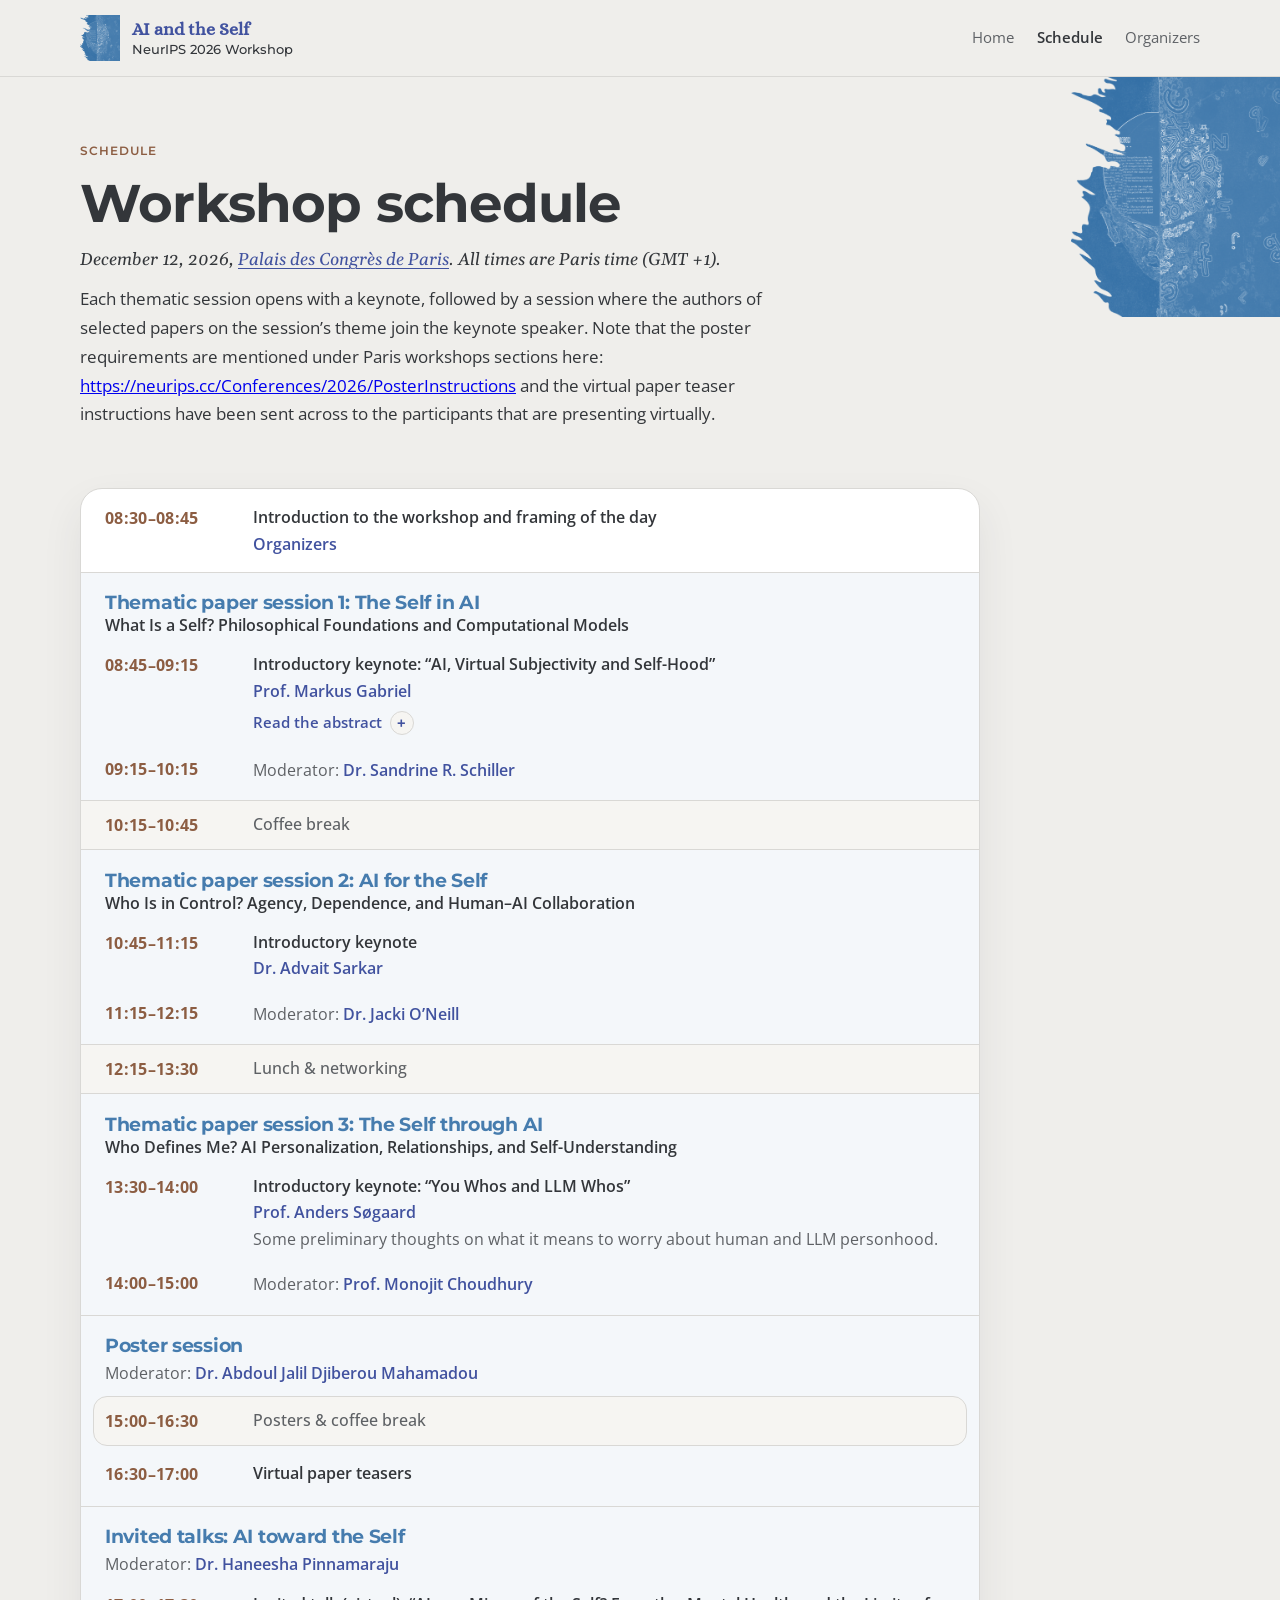
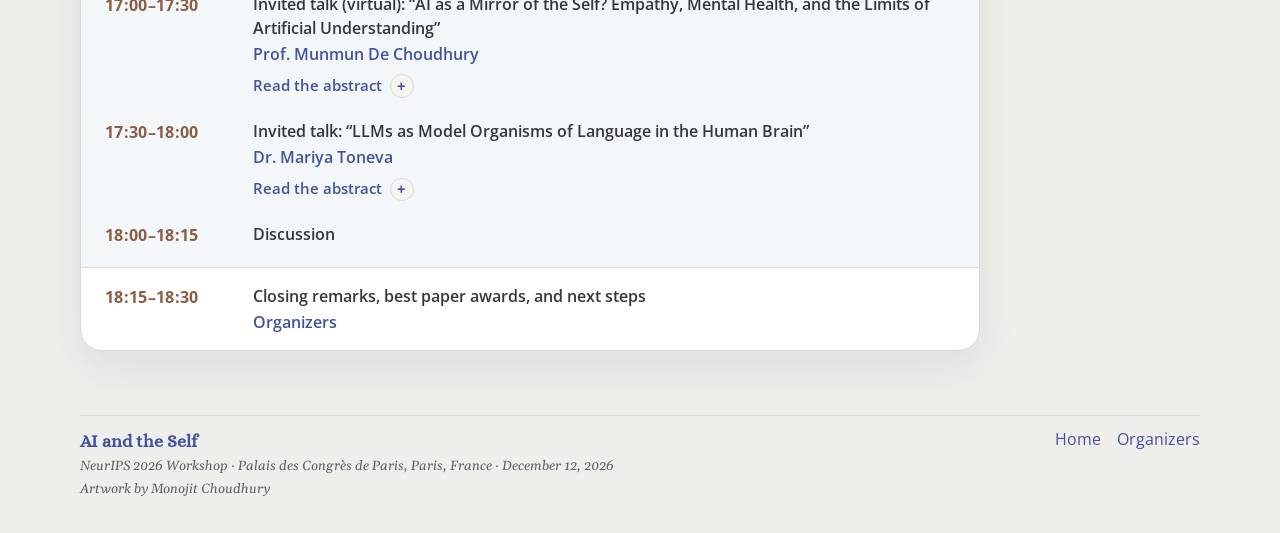
<file: schedule.html>
<!DOCTYPE html>
<html lang="en">
<head>
  <meta charset="utf-8">
  <meta name="viewport" content="width=device-width, initial-scale=1">
  <title>Schedule | AI and the Self</title>
  <meta name="description" content="Schedule for the AI and the Self workshop at NeurIPS 2026.">
  <meta name="theme-color" content="#3855a5">
  <meta property="og:type" content="website">
  <meta property="og:title" content="Schedule | AI and the Self">
  <meta property="og:description" content="Schedule for the AI and the Self workshop at NeurIPS 2026, December 12, Palais des Congrès de Paris.">
  <meta property="og:image" content="https://aintheself.github.io/assets/ai-and-the-self-art.png">
  <link rel="icon" type="image/png" href="assets/ai-and-the-self-art.png">
  <link rel="preconnect" href="https://fonts.googleapis.com">
  <link rel="preconnect" href="https://fonts.gstatic.com" crossorigin>
  <link rel="stylesheet" href="https://fonts.googleapis.com/css2?family=Alice&family=Gelasio:ital,wght@0,400;1,400&family=Montserrat:wght@500..700&family=Open+Sans:ital,wght@0,400..700;1,400..700&display=swap">
  <link rel="stylesheet" href="assets/styles.css">
</head>
<body>
  <header class="site-header">
    <div class="container nav">
      <a class="brand" href="index.html" aria-label="AI and the Self home">
        <img class="brand-mark" src="assets/ai-and-the-self-art.png" alt="" width="40" height="46">
        <span>
          <span class="brand-title">AI and the Self</span>
          <span class="brand-subtitle">NeurIPS 2026 Workshop</span>
        </span>
      </a>
      <button class="menu-toggle" type="button" aria-expanded="false" aria-label="Toggle navigation" data-menu-toggle>
        <span></span>
      </button>
      <nav class="site-nav" data-nav>
        <a href="index.html">Home</a>
        <!-- <a href="call-for-papers.html">Calls</a> -->
        <a href="schedule.html" aria-current="page">Schedule</a>
        <a href="organizers.html">Organizers</a>
      </nav>
    </div>
  </header>

  <main>
    <section class="hero page-hero page-hero-tight has-art">
      <img class="page-hero-art" src="assets/ai-and-the-self-art.png" alt="" width="1000" height="1149">
      <div class="container">
        <div class="page-hero-content">
          <div class="eyebrow">Schedule</div>
          <h1 class="page-title page-title-small">Workshop schedule</h1>
          <p class="hero-caption">December 12, 2026, <a href="https://www.google.com/maps/search/?api=1&amp;query=Palais+des+Congr%C3%A8s+de+Paris" target="_blank" rel="noopener noreferrer">Palais des Congrès de Paris</a>. All times are Paris time (GMT&nbsp;+1).</p>
          <p class="hero-text">Each thematic session opens with a keynote, followed by a session where the authors of selected papers on the session’s theme join the keynote speaker. Note that the poster requirements are mentioned under Paris workshops sections here: <a href="https://neurips.cc/Conferences/2026/PosterInstructions" target="_blank" rel="noopener noreferrer">https://neurips.cc/Conferences/2026/PosterInstructions</a> and the virtual paper teaser instructions have been sent across to the participants that are presenting virtually.</p>
        </div>
      </div>
    </section>

    <section class="section section-compact">
      <div class="container">
        <ol class="agenda">
          <li class="agenda-row">
            <time class="agenda-time" datetime="2026-12-12T08:30+01:00">08:30–08:45</time>
            <div>
              <p class="agenda-title">Introduction to the workshop and framing of the day</p>
              <p class="agenda-meta"><a href="organizers.html">Organizers</a></p>
            </div>
          </li>

          <li class="agenda-group">
            <div class="agenda-group-head">
              <h2 class="agenda-group-title">Thematic paper session 1: The Self in AI</h2>
              <p class="agenda-title">What Is a Self? Philosophical Foundations and Computational Models</p>
            </div>
            <ol>
              <li class="agenda-row">
                <time class="agenda-time" datetime="2026-12-12T08:45+01:00">08:45–09:15</time>
                <div>
                  <p class="agenda-title">Introductory keynote: “AI, Virtual Subjectivity and Self-Hood”</p>
                  <p class="agenda-meta"><a href="index.html#speaker-markus-gabriel">Prof. Markus Gabriel</a></p>
                    <details class="overview-toggle">
                    <summary>Read the abstract</summary>
                    <div class="expand-body">
                      <p>The question of AI subjectivity has moved to the center of contemporary philosophy of artificial intelligence. Who—or what—is the subject of utterances, knowledge claims, and actions produced by large language models and other increasingly agentic forms of generative AI? As David Chalmers provocatively asks, “What We Talk About When We Talk About Talking to Language Models.” This talk develops the thesis that AI systems give rise to a novel form of distributed, virtual subjectivity that cannot be adequately understood in terms of either individual machine consciousness or the mere simulation of human intelligence. On the account proposed here, the subject of AI-mediated cognition and agency is neither an autonomous entity hidden inside the machine nor simply the human user interacting with it. Rather, subjectivity emerges as a relational and dynamically constituted phenomenon at the human-machine interface. More precisely, the locus of subjectivity is identified with the maximally coherent computational unity of information processing arising within this interaction. This approach offers an ontological alternative to both the attribution of first-order phenomenal consciousness, intentions, or desires to AI systems and the reduction of AI- generated cognition and agency to mere simulations of supposedly genuine mental processes. Building on a field ontology of distributed AI subjectivity, the talk then turns to the distinct question of selfhood. I argue that AI systems are, in a fundamental sense, selfless and centerless, without thereby lacking the capacity to participate in subjectivity-constituting processes. Drawing on Buddhist and Daoist perspectives on selfhood, I develop a relational conception of the self that challenges the assumption that genuine selfhood must be grounded in the operational integration characteristic of living organisms. The resulting picture suggests a striking reversal: rather than asking whether AI systems can acquire selves resembling our own, we should ask how our increasingly intimate interactions with AI are already transforming the constitution, boundaries, and dynamic unity of human selfhood.</p>
                    </div>
                  </details>
                </div>
              </li>
              <li class="agenda-row">
                <time class="agenda-time" datetime="2026-12-12T09:15+01:00">09:15–10:15</time>
                <div>
                  <p class="agenda-meta">Moderator: <a href="organizers.html#organizer-sandrine-r-schiller">Dr. Sandrine R. Schiller</a></p>
                </div>
              </li>
            </ol>
          </li>

          <li class="agenda-row agenda-break">
            <time class="agenda-time" datetime="2026-12-12T10:15+01:00">10:15–10:45</time>
            <p class="agenda-title">Coffee break</p>
          </li>

          <li class="agenda-group">
            <div class="agenda-group-head">
              <h2 class="agenda-group-title">Thematic paper session 2: AI for the Self</h2>
              <p class="agenda-title">Who Is in Control? Agency, Dependence, and Human–AI Collaboration</p>
            </div>
            <ol>
              <li class="agenda-row">
                <time class="agenda-time" datetime="2026-12-12T10:45+01:00">10:45–11:15</time>
                <div>
                  <p class="agenda-title">Introductory keynote</p>
                  <p class="agenda-meta"><a href="index.html#speaker-advait-sarkar">Dr. Advait Sarkar</a></p>
                </div>
              </li>
              <li class="agenda-row">
                <time class="agenda-time" datetime="2026-12-12T11:15+01:00">11:15–12:15</time>
                <div>
                  <p class="agenda-meta">Moderator: <a href="organizers.html#organizer-jacki-oneill">Dr. Jacki O’Neill</a></p>
                </div>
              </li>
            </ol>
          </li>

          <li class="agenda-row agenda-break">
            <time class="agenda-time" datetime="2026-12-12T12:15+01:00">12:15–13:30</time>
            <p class="agenda-title">Lunch &amp; networking</p>
          </li>

          <li class="agenda-group">
            <div class="agenda-group-head">
              <h2 class="agenda-group-title">Thematic paper session 3: The Self through AI</h2>
              <p class="agenda-title">Who Defines Me? AI Personalization, Relationships, and Self-Understanding</p>
            </div>
            <ol>
              <li class="agenda-row">
                <time class="agenda-time" datetime="2026-12-12T13:30+01:00">13:30–14:00</time>
                <div>
                  <p class="agenda-title">Introductory keynote: “You Whos and LLM Whos”</p>
                  <p class="agenda-meta"><a href="index.html#speaker-anders-soegaard">Prof. Anders Søgaard</a></p>
                  <p class="agenda-meta">Some preliminary thoughts on what it means to worry about human and LLM personhood.</p>
                </div>
              </li>
              <li class="agenda-row">
                <time class="agenda-time" datetime="2026-12-12T14:00+01:00">14:00–15:00</time>
                <div>
                  <p class="agenda-meta">Moderator: <a href="organizers.html#organizer-monojit-choudhury">Prof. Monojit Choudhury</a></p>
                </div>
              </li>
            </ol>
          </li>

          <li class="agenda-group">
            <div class="agenda-group-head">
              <h2 class="agenda-group-title">Poster session</h2>
              <p class="agenda-group-note">Moderator: <a href="organizers.html#organizer-abdoul-jalil-djiberou-mahamadou">Dr. Abdoul Jalil Djiberou Mahamadou</a></p>
            </div>
            <ol>
              <li class="agenda-row agenda-break">
                <time class="agenda-time" datetime="2026-12-12T15:00+01:00">15:00–16:30</time>
                <p class="agenda-title">Posters &amp; coffee break</p>
              </li>
              <li class="agenda-row">
                <time class="agenda-time" datetime="2026-12-12T16:30+01:00">16:30–17:00</time>
                <p class="agenda-title">Virtual paper teasers</p>
              </li>
            </ol>
          </li>

          <li class="agenda-group">
            <div class="agenda-group-head">
              <h2 class="agenda-group-title">Invited talks: AI toward the Self</h2>
              <p class="agenda-group-note">Moderator: <a href="organizers.html#organizer-haneesha-pinnamaraju">Dr. Haneesha Pinnamaraju</a></p>
            </div>
            <ol>
              <li class="agenda-row">
                <time class="agenda-time" datetime="2026-12-12T17:00+01:00">17:00–17:30</time>
                <div>
                  <p class="agenda-title">Invited talk (virtual): “AI as a Mirror of the Self? Empathy, Mental Health, and the Limits of Artificial Understanding”</p>
                  <p class="agenda-meta"><a href="index.html#speaker-munmun-de-choudhury">Prof. Munmun De Choudhury</a></p>
                  <details class="overview-toggle">
                    <summary>Read the abstract</summary>
                    <div class="expand-body">
                      <p>Generative AI is rapidly becoming part of how people understand, express, and seek support for their mental health. People increasingly turn to conversational AI to articulate difficult emotions, make sense of relationships and personal experiences, seek advice, or simply feel heard. These interactions offer possibilities for immediate, accessible, and seemingly empathic support. Yet, as AI becomes a conversational partner in such deeply personal contexts, questions arise about how these systems reflect, interpret, and respond to people's experiences of themselves and others. Drawing on interdisciplinary research spanning social computing, AI, and mental health, this talk examines both the promise and limitations of these interactions. I will discuss our work showing how generative AI can facilitate supportive and empathic communication, but also where these systems fall short: providing culturally and clinically misaligned guidance, struggling to account for lived experience, reinforcing beliefs through overly agreeable responses, and potentially privileging artificial affirmation over meaningful human connection. These challenges extend beyond making AI more accurate or empathic. What does it mean for a system without lived experience to offer understanding? When does validation become reinforcement? And how might we build AI that supports meaningful self-reflection and human connection without simply telling people what they want to hear?</p>
                    </div>
                  </details>
                </div>
              </li>
              <li class="agenda-row">
                <time class="agenda-time" datetime="2026-12-12T17:30+01:00">17:30–18:00</time>
                <div>
                  <p class="agenda-title">Invited talk: “LLMs as Model Organisms of Language in the Human Brain”</p>
                  <p class="agenda-meta"><a href="index.html#speaker-mariya-toneva">Dr. Mariya Toneva</a></p>
                  <details class="overview-toggle">
                    <summary>Read the abstract</summary>
                    <div class="expand-body">
                      <p>Language is one of the richest and most complex human cognitive capacities. Yet, we lack a model organism to study its underlying neural mechanisms: unlike other important cognitive capacities, such as vision or memory, language does not have a clear counterpart in non-human animals, leaving a gap in our ability to develop and test mechanistic hypotheses. In recent years, large language models (LLMs) have emerged as the closest computational analogs we have but how can we use them effectively as model organisms for language in the human brain? In this talk, I will discuss the promise and challenges of this approach. I will present our recent work on brain-tuning using naturalistic brain recordings to refine LLMs so that their internal representations and processing better align with human neural data. But beyond representational similarity, a key question remains: do LLMs rely on mechanisms that are similar to those in the brain? And at what level of abstraction should we assess this similarity? This research direction aims to transform LLMs from engineering artifacts into scientific tools for uncovering how the brain supports our most distinctive cognitive ability.</p>
                    </div>
                  </details>
                </div>
              </li>
              <li class="agenda-row">
                <time class="agenda-time" datetime="2026-12-12T18:00+01:00">18:00–18:15</time>
                <div>
                  <p class="agenda-title">Discussion</p>
                </div>
              </li>
            </ol>
          </li>

          <li class="agenda-row">
            <time class="agenda-time" datetime="2026-12-12T18:15+01:00">18:15–18:30</time>
            <div>
              <p class="agenda-title">Closing remarks, best paper awards, and next steps</p>
              <p class="agenda-meta"><a href="organizers.html">Organizers</a></p>
            </div>
          </li>
        </ol>
      </div>
    </section>
  </main>

  <footer class="footer">
    <div class="container footer-inner">
      <div>
        <strong>AI and the Self</strong>
        <small>NeurIPS 2026 Workshop · Palais des Congrès de Paris, Paris, France · December 12, 2026</small>
        <small>Artwork by Monojit Choudhury</small>
      </div>
      <div class="footer-links">
        <a href="index.html">Home</a>
        <a href="organizers.html">Organizers</a>
      </div>
    </div>
  </footer>

  <script src="assets/script.js"></script>
</body>
</html>
</file>
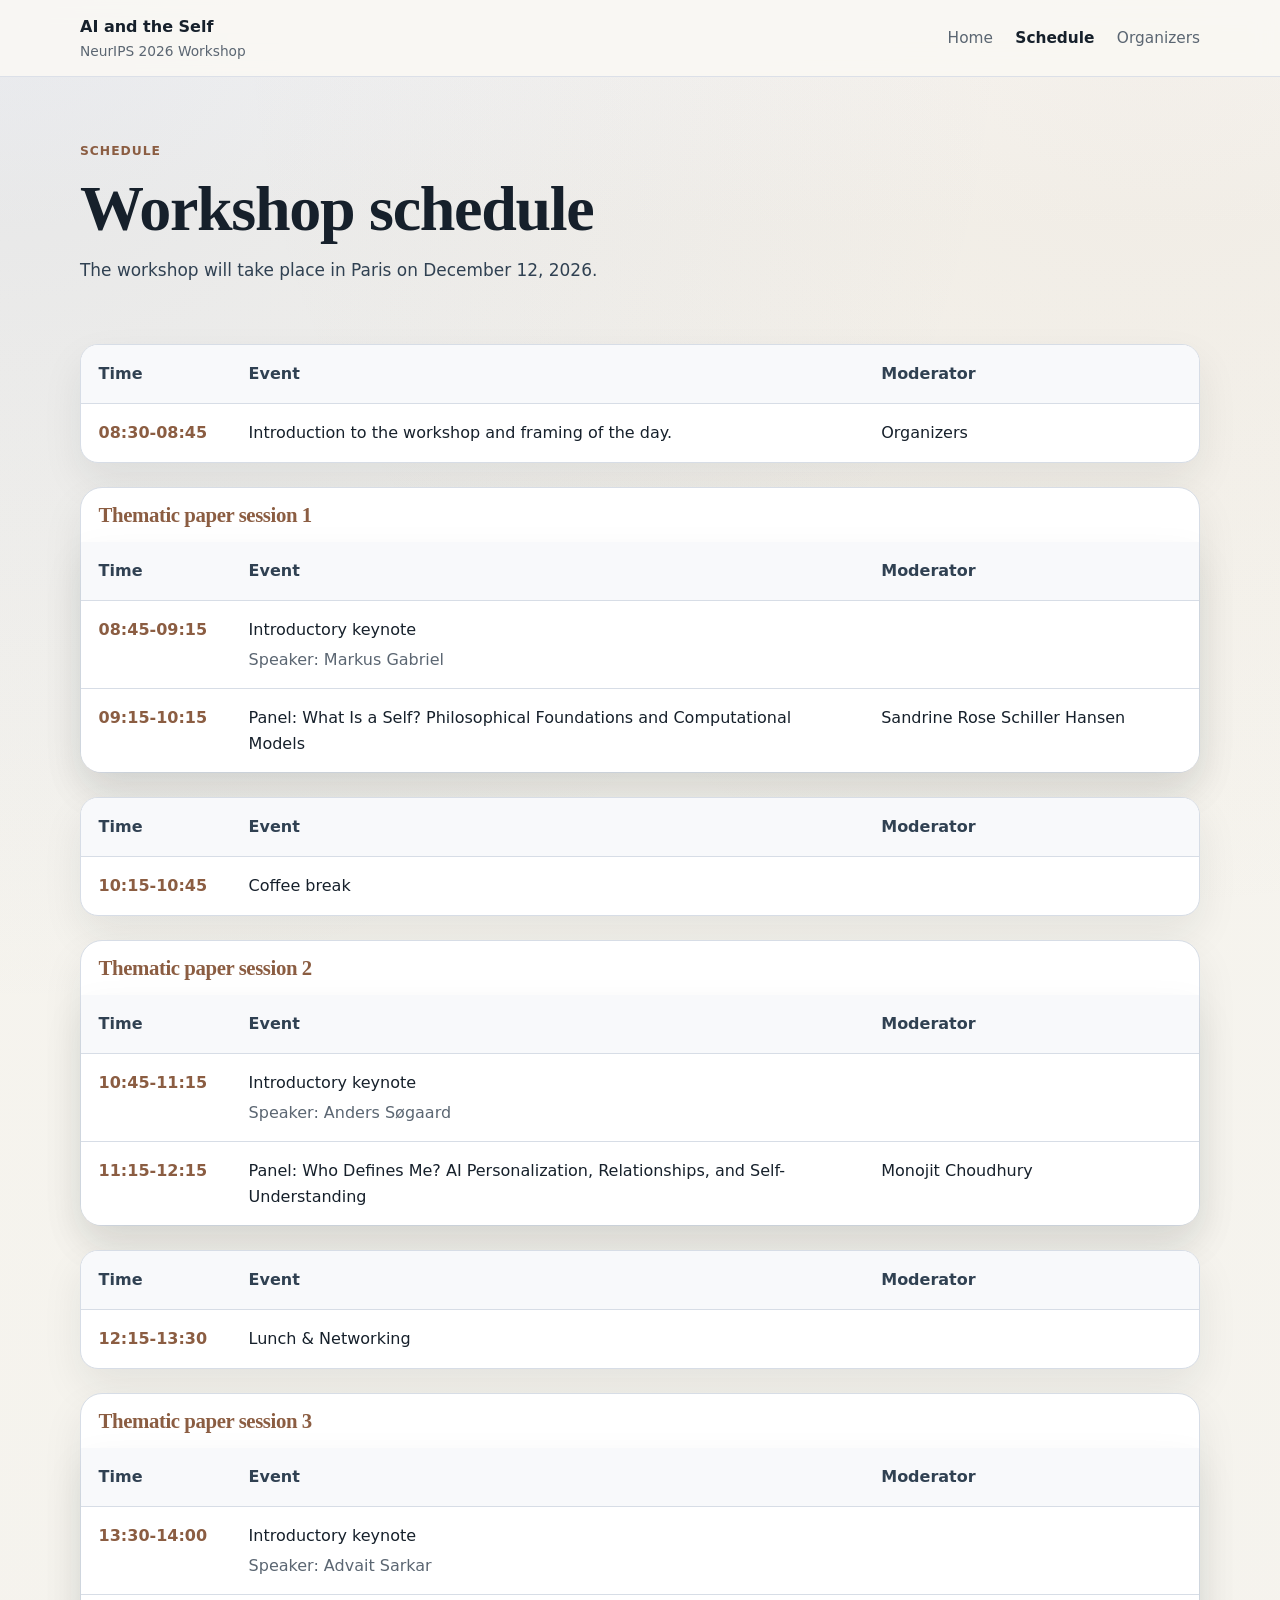
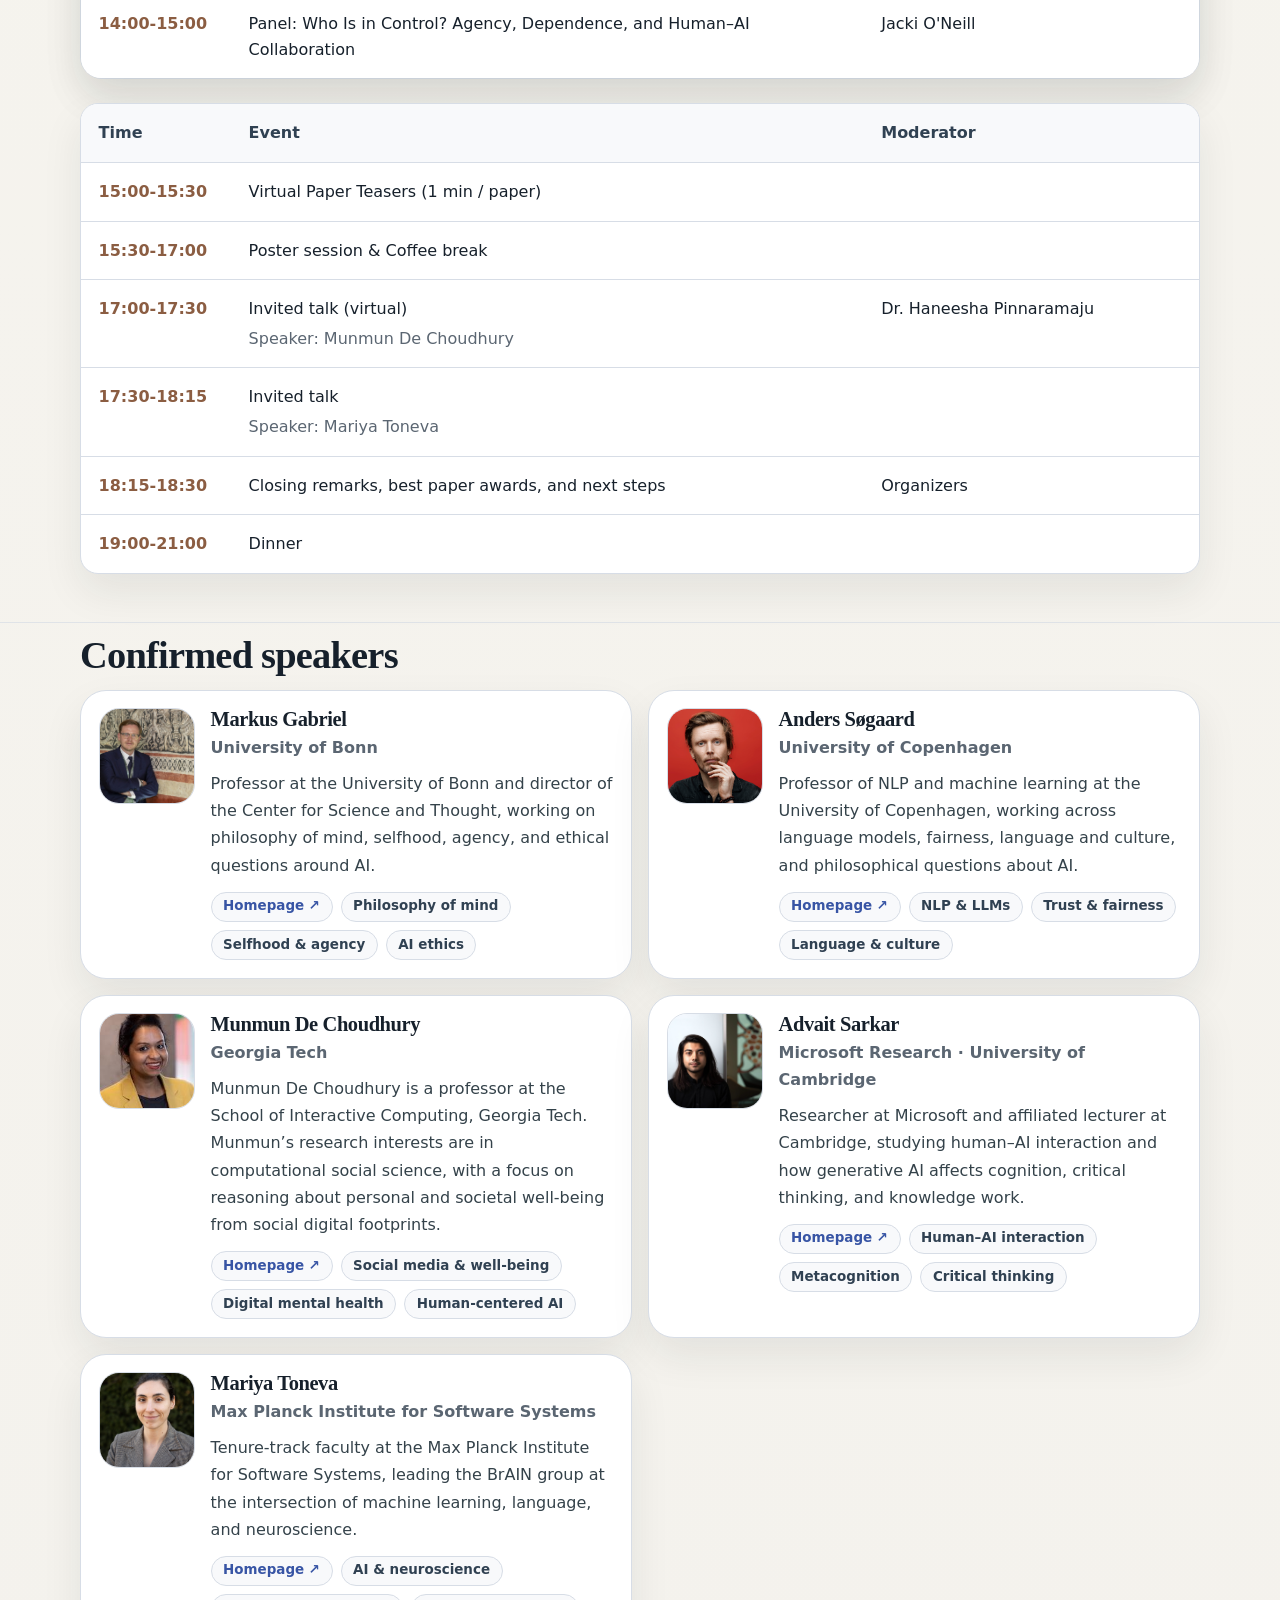
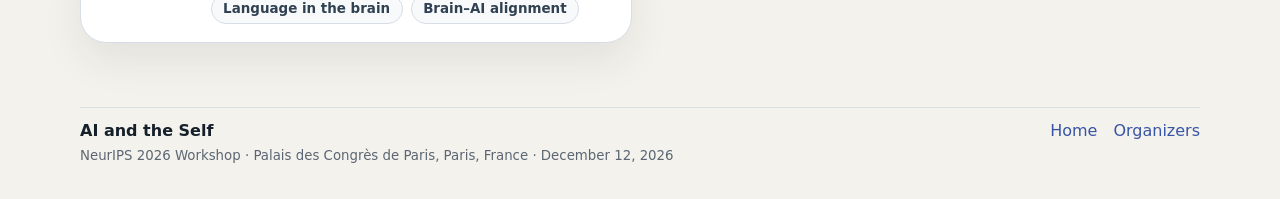
<file: schedule_old.html>
<!DOCTYPE html>
<html lang="en">
<head>
  <meta charset="utf-8">
  <meta name="viewport" content="width=device-width, initial-scale=1">
  <title>Schedule | AI and the Self</title>
  <meta name="description" content="Schedule for the AI and the Self workshop at NeurIPS 2026">
  <meta name="theme-color" content="#3855a5">
  <link rel="icon" href="data:image/svg+xml,%3Csvg xmlns='http://www.w3.org/2000/svg' viewBox='0 0 100 100'%3E%3Crect width='100' height='100' rx='18' fill='%233855a5'/%3E%3Ctext x='50' y='58' text-anchor='middle' font-size='46' fill='white' font-family='Georgia, serif'%3EAS%3C/text%3E%3C/svg%3E">
  <style>
:root {
  --bg: #f6f4ee;
  --surface: #ffffff;
  --surface-soft: #f8f9fb;
  --ink: #16202b;
  --ink-soft: #304152;
  --muted: #5b6672;
  --line: #d7dde6;
  --accent: #3855a5;
  --accent-strong: #2d468c;
  --accent-soft: #e9efff;
  --warm: #8b5d42;
  --shadow: 0 18px 40px rgba(22, 32, 43, 0.08);
  --radius-lg: 28px;
  --radius-md: 22px;
  --radius-sm: 16px;
  --transition: 180ms ease;
}
* { box-sizing: border-box; }
html { scroll-behavior: smooth; }
body {
  margin: 0;
  font-family: Inter, ui-sans-serif, system-ui, -apple-system, BlinkMacSystemFont, "Segoe UI", sans-serif;
  color: var(--ink);
  line-height: 1.7;
  background:
    radial-gradient(circle at top left, rgba(56, 85, 165, 0.09), transparent 28%),
    radial-gradient(circle at 90% 0, rgba(139, 93, 66, 0.06), transparent 26%),
    linear-gradient(180deg, #fbfaf7 0, var(--bg) 14rem, #f4f2ed 100%);
}
img { display: block; max-width: 100%; }
h1, h2, h3 {
  margin: 0 0 0.75rem;
  font-family: Georgia, "Times New Roman", Times, serif;
  font-weight: 600;
  line-height: 1.1;
  letter-spacing: -0.02em;
}
p { margin: 0 0 1rem; }
ul { margin: 0; padding-left: 1.1rem; }
strong { font-weight: 700; }
small { display: block; color: var(--muted); }
::selection { background: rgba(56, 85, 165, 0.18); }
.container { width: min(1120px, calc(100% - 2rem)); margin: 0 auto; }
.site-header {
  position: sticky; top: 0; z-index: 40;
  border-bottom: 1px solid rgba(215, 221, 230, 0.86);
  background: rgba(250, 248, 243, 0.9);
  backdrop-filter: blur(14px);
}
.nav {
  position: relative; display: flex; align-items: center; justify-content: space-between;
  gap: 1rem; min-height: 76px;
}
.brand { color: var(--ink); text-decoration: none; }
.brand-title { display: block; font-size: 1rem; font-weight: 700; }
.brand-subtitle { display: block; font-size: 0.86rem; color: var(--muted); }
.site-nav { display: flex; align-items: center; gap: 1.4rem; }
.site-nav a, .footer-links a, .text-link, .inline-link {
  color: var(--accent); text-decoration: none;
  transition: color var(--transition), opacity var(--transition), border-color var(--transition), background var(--transition);
}
.site-nav a { color: var(--muted); font-size: 0.96rem; }
.site-nav a[aria-current="page"] { color: var(--ink); font-weight: 600; }
.site-nav a:hover, .footer-links a:hover, .text-link:hover, .inline-link:hover { color: var(--accent-strong); }
.menu-toggle { display: none; width: 44px; height: 44px; border: 1px solid var(--line); border-radius: 14px; background: rgba(255,255,255,0.92); cursor: pointer; }
.menu-toggle span, .menu-toggle span::before, .menu-toggle span::after {
  display: block; width: 18px; height: 2px; margin: 0 auto; background: var(--ink); content: "";
  transition: transform var(--transition), opacity var(--transition);
}
.menu-toggle span::before { transform: translateY(-6px); }
.menu-toggle span::after { transform: translateY(4px); }
.hero { padding: clamp(3.4rem, 7vw, 5.8rem) 0 2.6rem; }
.page-hero { padding-bottom: 2rem; }
.page-hero-tight { padding-top: clamp(2.7rem, 5vw, 4.2rem); }
.hero-grid, .content-grid {
  display: grid; grid-template-columns: minmax(0, 1.06fr) minmax(300px, 0.78fr);
  gap: 2rem; align-items: start;
}
.page-title { font-size: clamp(3rem, 7vw, 5rem); margin-top: 0.75rem; }
.page-title-small { font-size: clamp(2.5rem, 6vw, 4rem); }
.page-subtitle {
  margin: 0 0 1rem; color: var(--ink-soft); font-size: clamp(1.12rem, 2.4vw, 1.6rem); max-width: 44rem;
}
.hero-text, .section-text { max-width: 44rem; font-size: 1.06rem; color: var(--ink-soft); }
.eyebrow, .kicker, .meta-label, .status-pill {
  letter-spacing: 0.08em; text-transform: uppercase; font-size: 0.77rem; font-weight: 700;
}
.eyebrow, .kicker, .meta-label { color: var(--warm); }
.hero-actions { display: flex; flex-wrap: wrap; gap: 0.9rem; margin-top: 1.4rem; }
.hero-actions-tight { margin-top: 1rem; }
.button {
  display: inline-flex; align-items: center; justify-content: center; min-height: 48px; padding: 0.78rem 1.1rem;
  border-radius: 999px; border: 1px solid transparent; font-weight: 600; text-decoration: none;
  transition: transform var(--transition), box-shadow var(--transition), background var(--transition), color var(--transition), border-color var(--transition);
}
.button:hover { transform: translateY(-1px); }
.button-primary { background: var(--accent); color: #fff; box-shadow: 0 14px 28px rgba(56, 85, 165, 0.24); }
.button-primary:hover { background: var(--accent-strong); color: #fff; }
.button-secondary { background: rgba(255,255,255,0.92); color: var(--ink); border-color: var(--line); }
.button-secondary:hover { color: var(--ink); border-color: #c1cad8; }
.hero-meta { display: flex; flex-wrap: wrap; gap: 1rem; margin-top: 1.7rem; }
.meta-pill, .news-panel, .surface, .resource-card, .topic-card, .subtle-panel, .timeline-card, .bio-card, .date-box {
  border: 1px solid var(--line); border-radius: var(--radius-md); background: var(--surface); box-shadow: var(--shadow);
}
.meta-pill { min-width: 240px; padding: 1rem 1.1rem; }
.meta-pill strong { display: block; font-size: 1.02rem; margin-bottom: 0.1rem; }
.meta-pill span:last-child { color: var(--muted); }
.event-badge {
  display: inline-flex; align-items: center; gap: 0.8rem; width: fit-content; padding: 0.65rem 0.9rem;
  border-radius: 999px; border: 1px solid var(--line); background: rgba(255,255,255,0.92); color: var(--ink); text-decoration: none;
}
.event-badge img { height: 24px; width: auto; }
.news-panel, .resource-card, .surface, .subtle-panel, .timeline-card, .bio-card { padding: 1.35rem; }
.news-panel { display: flex; flex-direction: column; gap: 1rem; }
.panel-heading, .section-head {
  display: flex; justify-content: space-between; gap: 1rem; align-items: end; margin-bottom: 1rem;
}
.compact-head { margin-bottom: 0.85rem; }
.section-head h2, .panel-heading h2 { margin-bottom: 0; font-size: clamp(1.7rem, 3vw, 2.4rem); }
.news-list { display: grid; gap: 0.9rem; }
.news-item { padding: 1rem 1rem 0.95rem; border-radius: 18px; background: var(--surface-soft); border: 1px solid #e4e8ee; }
.news-item h3 { font-size: 1.15rem; margin-top: 0.55rem; margin-bottom: 0.45rem; }
.news-item p { margin-bottom: 0; color: var(--ink-soft); }
.status-pill {
  display: inline-flex; align-items: center; padding: 0.28rem 0.55rem; border-radius: 999px;
  background: var(--accent-soft); color: var(--accent);
}
.section { padding: 1.2rem 0 3rem; }
.section-compact { padding-top: 0.7rem; }
.border-top { border-top: 1px solid rgba(215, 221, 230, 0.7); }
.prose p:last-child, .subtle-panel p:last-child, .resource-card p:last-child, .bio-card p:last-child, .timeline-card p:last-child, .topic-card p:last-child { margin-bottom: 0; }
.tag-list { display: flex; flex-wrap: wrap; gap: 0.65rem; margin-bottom: 1rem; }
.tag { display: inline-flex; align-items: center; padding: 0.5rem 0.8rem; border-radius: 999px; background: var(--accent-soft); color: var(--accent-strong); font-size: 0.94rem; font-weight: 500; }
.muted-block { color: var(--muted); }
.quick-links-grid, .card-grid, .organizer-grid { display: grid; gap: 1rem; }
.quick-links-grid { grid-template-columns: repeat(3, minmax(0, 1fr)); }
.card-grid { grid-template-columns: repeat(2, minmax(0, 1fr)); }
.card-grid-wide { display: grid; gap: 1rem; grid-template-columns: repeat(3, minmax(0, 1fr)); }
.topic-card { padding: 1.2rem; }
.topic-card h3 { font-size: 1.22rem; }
.submission-list { display: grid; grid-template-columns: repeat(2, minmax(0, 1fr)); gap: 1rem 1.15rem; }
.submission-list h3 { font-size: 1.08rem; margin-bottom: 0.3rem; }
.date-list { display: grid; gap: 0.8rem; }
.date-box { padding: 0.95rem 1rem; border-radius: 18px; background: linear-gradient(180deg, #fff, #fbfcff); }
.date-box span { display: block; color: var(--muted); font-size: 0.86rem; margin-bottom: 0.18rem; }
.date-box strong { font-size: 1rem; }
.bullet-list { display: grid; gap: 0.65rem; }
.compact-list { padding-left: 1rem; }
.timeline { display: grid; gap: 1rem; }
.timeline-item { display: grid; grid-template-columns: 150px minmax(0, 1fr); gap: 1rem; align-items: start; }
.timeline-time { padding-top: 0.75rem; color: var(--warm); font-weight: 700; letter-spacing: 0.04em; }
.timeline-card h2 { font-size: 1.25rem; }
.organizer-grid { grid-template-columns: repeat(2, minmax(0, 1fr)); }
.bio-top { display: flex; align-items: center; gap: 0.95rem; margin-bottom: 0.9rem; }
.bio-mark {
  display: grid; place-items: center; width: 52px; height: 52px; border-radius: 16px;
  background: linear-gradient(180deg, var(--accent-soft), #f6f8ff); color: var(--accent-strong); font-weight: 700; letter-spacing: 0.04em;
}
.bio-card h2 { font-size: 1.25rem; margin-bottom: 0.15rem; }
.bio-affiliation { color: var(--muted); margin: 0; }
.bio-card details { margin-top: 0.9rem; }
.bio-card summary { cursor: pointer; color: var(--accent); font-weight: 600; }
.bio-card summary:hover { color: var(--accent-strong); }
.footer { padding: 1rem 0 2rem; }
.footer-inner {
  display: flex; justify-content: space-between; gap: 1rem; align-items: start; padding-top: 0.6rem; border-top: 1px solid rgba(215, 221, 230, 0.9);
}
.footer-links { display: flex; flex-wrap: wrap; gap: 1rem; }
[data-placeholder-link] { opacity: 0.92; text-decoration-style: dashed; }
[data-placeholder-link]:hover { opacity: 1; }
@media (max-width: 980px) {
  .hero-grid, .content-grid, .quick-links-grid, .card-grid-wide, .organizer-grid, .card-grid, .submission-list { grid-template-columns: 1fr; }
  .timeline-item { grid-template-columns: 1fr; gap: 0.45rem; }
  .timeline-time { padding-top: 0; }
}
@media (max-width: 760px) {
  .menu-toggle { display: inline-flex; align-items: center; justify-content: center; }
  .site-nav {
    position: absolute; right: 0; top: calc(100% + 0.7rem); min-width: 220px; display: none; flex-direction: column; align-items: stretch; gap: 0.2rem;
    padding: 0.55rem; border-radius: 18px; border: 1px solid var(--line); background: rgba(255,255,255,0.97); box-shadow: var(--shadow);
  }
  .site-nav.is-open { display: flex; }
  .site-nav a { padding: 0.75rem 0.8rem; border-radius: 12px; }
  .site-nav a:hover, .site-nav a[aria-current="page"] { background: var(--accent-soft); }
  .page-title { font-size: clamp(2.4rem, 13vw, 4rem); }
  .hero-meta { gap: 0.8rem; }
  .meta-pill { min-width: 100%; }
  .panel-heading, .section-head, .footer-inner { flex-direction: column; align-items: start; }
}
/* Confirmed invited speakers */
.speaker-grid {
  display: grid;
  grid-template-columns: repeat(2, minmax(0, 1fr));
  gap: 1rem;
}

.speaker-card {
  background: var(--surface);
  border: 1px solid var(--line);
  box-shadow: var(--shadow);
  border-radius: 26px;
  padding: 1.1rem;
}

.speaker-wrap {
  display: grid;
  grid-template-columns: 96px minmax(0, 1fr);
  gap: 1rem;
  align-items: start;
}

.speaker-photo-frame {
  position: relative;
  width: 96px;
  height: 96px;
  overflow: hidden;
  border: 1px solid var(--line);
  border-radius: 20px;
  background: linear-gradient(
    135deg,
    var(--accent-soft),
    rgba(154, 109, 65, 0.18)
  );
}

.speaker-photo {
  display: block;
  width: 100%;
  height: 100%;
  object-fit: cover;
}

.speaker-fallback {
  position: absolute;
  inset: 0;
  display: none;
  place-items: center;
  color: var(--accent-strong);
  font-size: 1.35rem;
  font-weight: 700;
}

.speaker-card h3 {
  margin-bottom: 0.2rem;
  font-size: 1.28rem;
}

.speaker-affiliation {
  margin: 0 0 0.55rem;
  color: var(--muted);
  font-weight: 600;
}

.speaker-description {
  margin: 0 0 0.8rem;
  color: #34424a;
}

.speaker-chip-row {
  display: flex;
  flex-wrap: wrap;
  gap: 0.5rem;
}

.speaker-chip {
  display: inline-flex;
  align-items: center;
  padding: 0.42rem 0.72rem;
  border: 1px solid var(--line);
  border-radius: 999px;
  background: var(--surface-soft);
  color: var(--ink-soft);
  font-size: 0.84rem;
  font-weight: 600;
  line-height: 1.1;
}

a.speaker-chip {
  color: var(--accent);
  text-decoration: none;
  transition:
    border-color var(--transition),
    color var(--transition),
    background var(--transition),
    transform var(--transition);
}

a.speaker-chip:hover {
  border-color: var(--accent);
  color: var(--accent-strong);
  background: #ffffff;
  transform: translateY(-1px);
}

@media (max-width: 980px) {
  .speaker-grid {
    grid-template-columns: 1fr;
  }
}

@media (max-width: 560px) {
  .speaker-wrap {
    grid-template-columns: 1fr;
  }
}

  </style>
  <style>
    .schedule-blocks {
      display: grid;
      gap: 1.5rem;
    }
    .schedule-thematic-block {
      border: 1px solid var(--line, #d7dde6);
      border-radius: 22px;
      background: var(--surface, #ffffff);
      box-shadow: var(--shadow, 0 18px 40px rgba(22, 32, 43, 0.08));
    }
    .schedule-block-title {
      margin: 0;
      padding: 1rem 1.1rem;
      font-size: 1.3rem;
      color: var(--warm, #8b5d42);
    }
    .schedule-table-wrap {
      overflow-x: auto;
      background: var(--surface, #fff);
      border: 1px solid var(--line, #d7dde6);
      border-radius: 18px;
      box-shadow: var(--shadow, 0 18px 40px rgba(22, 32, 43, 0.08));
    }
    .schedule-thematic-block .schedule-table-wrap {
      border: 0;
      border-radius: 0 0 20px 20px;
    }
    .schedule-table {
      color: var(--ink, #16202b);
      width: 100%;
      min-width: 660px;
      border-collapse: collapse;
      table-layout: fixed;
      text-align: left;
      font-size: 1rem;
      line-height: 1.6;
    }
    .schedule-table th,
    .schedule-table td {
      padding: 1rem 1.1rem;
      border-bottom: 1px solid var(--line, #d7dde6);
      vertical-align: top;
    }
    .schedule-table thead th {
      background: var(--surface-soft, #f8f9fb);
      color: var(--ink-soft, #304152);
      font-weight: 700;
    }
    .schedule-time-column {
      width: 150px;
    }
    .schedule-moderator-column {
      width: 30%;
    }
    .schedule-speaker {
      display: block;
      margin-top: 0.25rem;
      color: var(--muted, #5b6672);
    }
    .schedule-table .schedule-time {
      white-space: nowrap;
      color: var(--warm, #8b5d42);
      font-weight: 700;
    }
    .schedule-table tbody tr:last-child > * {
      border-bottom: 0;
    }
    @media (max-width: 760px) {
      .schedule-table th,
      .schedule-table td {
        padding: 0.8rem;
      }
    }
  </style>
</head>
<body>
  <header class="site-header">
    <div class="container nav">
      <a class="brand" href="index.html" aria-label="AI and the Self home">
        <span class="brand-title">AI and the Self</span>
        <span class="brand-subtitle">NeurIPS 2026 Workshop</span>
      </a>
      <button class="menu-toggle" type="button" aria-expanded="false" aria-label="Toggle navigation" data-menu-toggle>
        <span></span>
      </button>
      <nav class="site-nav" data-nav>
        <a href="index.html">Home</a>
        <!-- <a href="call-for-papers.html">Calls</a> -->
        <a href="schedule.html" aria-current="page">Schedule</a>
        <a href="organizers.html">Organizers</a>
      </nav>
    </div>
  </header>

  <main>
    <section class="hero page-hero page-hero-tight">
      <div class="container">
        <div class="eyebrow">Schedule</div>
        <h1 class="page-title page-title-small">Workshop schedule</h1>
        <p class="hero-text">The workshop will take place in Paris on December 12, 2026.</p>
      </div>
    </section>

    <section class="section section-compact">
      <div class="container">
        <div class="schedule-blocks">
          <div class="schedule-block">
            <div class="schedule-table-wrap" role="region" aria-label="Opening" tabindex="0">
              <table class="schedule-table" aria-label="Opening">
                <colgroup>
                  <col class="schedule-time-column">
                  <col>
                  <col class="schedule-moderator-column">
                </colgroup>
                <thead>
                  <tr>
                    <th scope="col">Time</th>
                    <th scope="col">Event</th>
                    <th scope="col">Moderator</th>
                  </tr>
                </thead>
                <tbody>
                  <tr>
                <th scope="row" class="schedule-time">08:30-08:45</th>
                <td>Introduction to the workshop and framing of the day.</td>
                <td>Organizers</td>
              </tr>
                </tbody>
              </table>
            </div>
          </div>
          <div class="schedule-block schedule-thematic-block">
            <h2 class="schedule-block-title" id="schedule-block-2">Thematic paper session 1</h2>
            <div class="schedule-table-wrap" role="region" aria-label="Thematic paper session 1" tabindex="0">
              <table class="schedule-table" aria-label="Thematic paper session 1">
                <colgroup>
                  <col class="schedule-time-column">
                  <col>
                  <col class="schedule-moderator-column">
                </colgroup>
                <thead>
                  <tr>
                    <th scope="col">Time</th>
                    <th scope="col">Event</th>
                    <th scope="col">Moderator</th>
                  </tr>
                </thead>
                <tbody>
                  <tr>
                <th scope="row" class="schedule-time">08:45-09:15</th>
                <td>Introductory keynote<span class="schedule-speaker">Speaker: Markus Gabriel</span></td>
                <td></td>
              </tr>
                  <tr>
                <th scope="row" class="schedule-time">09:15-10:15</th>
                <td>Panel: What Is a Self? Philosophical Foundations and Computational Models</td>
                <td>Sandrine Rose Schiller Hansen</td>
              </tr>
                </tbody>
              </table>
            </div>
          </div>
          <div class="schedule-block">
            <div class="schedule-table-wrap" role="region" aria-label="Coffee break" tabindex="0">
              <table class="schedule-table" aria-label="Coffee break">
                <colgroup>
                  <col class="schedule-time-column">
                  <col>
                  <col class="schedule-moderator-column">
                </colgroup>
                <thead>
                  <tr>
                    <th scope="col">Time</th>
                    <th scope="col">Event</th>
                    <th scope="col">Moderator</th>
                  </tr>
                </thead>
                <tbody>
                  <tr>
                <th scope="row" class="schedule-time">10:15-10:45</th>
                <td>Coffee break</td>
                <td></td>
              </tr>
                </tbody>
              </table>
            </div>
          </div>
          <div class="schedule-block schedule-thematic-block">
            <h2 class="schedule-block-title" id="schedule-block-4">Thematic paper session 2</h2>
            <div class="schedule-table-wrap" role="region" aria-label="Thematic paper session 2" tabindex="0">
              <table class="schedule-table" aria-label="Thematic paper session 2">
                <colgroup>
                  <col class="schedule-time-column">
                  <col>
                  <col class="schedule-moderator-column">
                </colgroup>
                <thead>
                  <tr>
                    <th scope="col">Time</th>
                    <th scope="col">Event</th>
                    <th scope="col">Moderator</th>
                  </tr>
                </thead>
                <tbody>
                  <tr>
                <th scope="row" class="schedule-time">10:45-11:15</th>
                <td>Introductory keynote<span class="schedule-speaker">Speaker: Anders Søgaard</span></td>
                <td></td>
              </tr>
                  <tr>
                <th scope="row" class="schedule-time">11:15-12:15</th>
                <td>Panel: Who Defines Me? AI Personalization, Relationships, and Self-Understanding</td>
                <td>Monojit Choudhury</td>
              </tr>
                </tbody>
              </table>
            </div>
          </div>
          <div class="schedule-block">
            <div class="schedule-table-wrap" role="region" aria-label="Lunch and networking" tabindex="0">
              <table class="schedule-table" aria-label="Lunch and networking">
                <colgroup>
                  <col class="schedule-time-column">
                  <col>
                  <col class="schedule-moderator-column">
                </colgroup>
                <thead>
                  <tr>
                    <th scope="col">Time</th>
                    <th scope="col">Event</th>
                    <th scope="col">Moderator</th>
                  </tr>
                </thead>
                <tbody>
                  <tr>
                <th scope="row" class="schedule-time">12:15-13:30</th>
                <td>Lunch &amp; Networking</td>
                <td></td>
              </tr>
                </tbody>
              </table>
            </div>
          </div>
          <div class="schedule-block schedule-thematic-block">
            <h2 class="schedule-block-title" id="schedule-block-6">Thematic paper session 3</h2>
            <div class="schedule-table-wrap" role="region" aria-label="Thematic paper session 3" tabindex="0">
              <table class="schedule-table" aria-label="Thematic paper session 3">
                <colgroup>
                  <col class="schedule-time-column">
                  <col>
                  <col class="schedule-moderator-column">
                </colgroup>
                <thead>
                  <tr>
                    <th scope="col">Time</th>
                    <th scope="col">Event</th>
                    <th scope="col">Moderator</th>
                  </tr>
                </thead>
                <tbody>
                  <tr>
                <th scope="row" class="schedule-time">13:30-14:00</th>
                <td>Introductory keynote<span class="schedule-speaker">Speaker: Advait Sarkar</span></td>
                <td></td>
              </tr>
                  <tr>
                <th scope="row" class="schedule-time">14:00-15:00</th>
                <td>Panel: Who Is in Control? Agency, Dependence, and Human–AI Collaboration</td>
                <td>Jacki O&#x27;Neill</td>
              </tr>
                </tbody>
              </table>
            </div>
          </div>
          <div class="schedule-block">
            <div class="schedule-table-wrap" role="region" aria-label="Afternoon and evening program" tabindex="0">
              <table class="schedule-table" aria-label="Afternoon and evening program">
                <colgroup>
                  <col class="schedule-time-column">
                  <col>
                  <col class="schedule-moderator-column">
                </colgroup>
                <thead>
                  <tr>
                    <th scope="col">Time</th>
                    <th scope="col">Event</th>
                    <th scope="col">Moderator</th>
                  </tr>
                </thead>
                <tbody>
                  <tr>
                <th scope="row" class="schedule-time">15:00-15:30</th>
                <td>Virtual Paper Teasers (1 min / paper)</td>
                <td></td>
              </tr>
                  <tr>
                <th scope="row" class="schedule-time">15:30-17:00</th>
                <td>Poster session &amp; Coffee break</td>
                <td></td>
              </tr>
                  <tr>
                <th scope="row" class="schedule-time">17:00-17:30</th>
                <td>Invited talk (virtual)<span class="schedule-speaker">Speaker: Munmun De Choudhury</span></td>
                <td>Dr. Haneesha Pinnaramaju</td>
              </tr>
                  <tr>
                <th scope="row" class="schedule-time">17:30-18:15</th>
                <td>Invited talk<span class="schedule-speaker">Speaker: Mariya Toneva</span></td>
                <td></td>
              </tr>
                  <tr>
                <th scope="row" class="schedule-time">18:15-18:30</th>
                <td>Closing remarks, best paper awards, and next steps</td>
                <td>Organizers</td>
              </tr>
                  <tr>
                <th scope="row" class="schedule-time">19:00-21:00</th>
                <td>Dinner</td>
                <td></td>
              </tr>
                </tbody>
              </table>
            </div>
          </div>
        </div>
      </div>
    </section>

    <section class="section section-compact border-top" id="speakers">
      <div class="container">
        <div class="section-head compact-head">
          <div>
            <h2>Confirmed speakers</h2>
          </div>
        </div>
    
        <div class="speaker-grid">
          <article class="speaker-card">
            <div class="speaker-wrap">
              <div class="speaker-photo-frame">
                <img
                  class="speaker-photo"
                  src="assets/people/markus-gabriel.jpg"
                  alt="Markus Gabriel"
                  loading="lazy"
                  onerror="this.style.display='none';this.nextElementSibling.style.display='grid';"
                >
                <div class="speaker-fallback" aria-hidden="true">MG</div>
              </div>
    
              <div>
                <h3>Markus Gabriel</h3>
                <p class="speaker-affiliation">University of Bonn</p>
                <p class="speaker-description">
                  Professor at the University of Bonn and director of the Center
                  for Science and Thought, working on philosophy of mind,
                  selfhood, agency, and ethical questions around AI.
                </p>
    
                <div class="speaker-chip-row">
                  <a
                    class="speaker-chip"
                    href="https://markus-gabriel.com/"
                    target="_blank"
                    rel="noopener noreferrer"
                    aria-label="Visit Markus Gabriel's homepage"
                  >Homepage ↗</a>
                  <span class="speaker-chip">Philosophy of mind</span>
                  <span class="speaker-chip">Selfhood &amp; agency</span>
                  <span class="speaker-chip">AI ethics</span>
                </div>
              </div>
            </div>
          </article>
    
          <article class="speaker-card">
            <div class="speaker-wrap">
              <div class="speaker-photo-frame">
                <img
                  class="speaker-photo"
                  src="assets/people/anders-soegaard.jpg"
                  alt="Anders Søgaard"
                  loading="lazy"
                  onerror="this.style.display='none';this.nextElementSibling.style.display='grid';"
                >
                <div class="speaker-fallback" aria-hidden="true">AS</div>
              </div>
    
              <div>
                <h3>Anders Søgaard</h3>
                <p class="speaker-affiliation">University of Copenhagen</p>
                <p class="speaker-description">
                  Professor of NLP and machine learning at the University of
                  Copenhagen, working across language models, fairness, language
                  and culture, and philosophical questions about AI.
                </p>
    
                <div class="speaker-chip-row">
                  <a
                    class="speaker-chip"
                    href="https://anderssoegaard.github.io/"
                    target="_blank"
                    rel="noopener noreferrer"
                    aria-label="Visit Anders Søgaard's homepage"
                  >Homepage ↗</a>
                  <span class="speaker-chip">NLP &amp; LLMs</span>
                  <span class="speaker-chip">Trust &amp; fairness</span>
                  <span class="speaker-chip">Language &amp; culture</span>
                </div>
              </div>
            </div>
          </article>
    
           <article class="speaker-card">
            <div class="speaker-wrap">
              <div class="speaker-photo-frame">
                <img
                  class="speaker-photo"
                  src="assets/people/munmun_de_choudhury.jpg"
                  alt="Munmun De Choudhury"
                  loading="lazy"
                  onerror="this.style.display='none';this.nextElementSibling.style.display='grid';"
                >
                <div class="speaker-fallback" aria-hidden="true">MD</div>
              </div>
    
              <div>
                <h3>Munmun De Choudhury</h3>
                <p class="speaker-affiliation">Georgia Tech</p>
                <p class="speaker-description">
                  Munmun De Choudhury is a professor at the School of Interactive Computing, Georgia Tech. Munmun’s research interests are in computational social science, with a focus on reasoning about personal and societal well-being from social digital footprints.
                </p>
    
                <div class="speaker-chip-row">
                  <a
                    class="speaker-chip"
                    href="http://www.munmund.net/"
                    target="_blank"
                    rel="noopener noreferrer"
                    aria-label="Visit Munmun De Choudhury's homepage"
                  >Homepage ↗</a>
                  <span class="speaker-chip">Social media &amp; well-being</span>
                  <span class="speaker-chip">Digital mental health</span>
                  <span class="speaker-chip">Human-centered AI</span>
                </div>
              </div>
            </div>
          </article>
    
          <article class="speaker-card">
            <div class="speaker-wrap">
              <div class="speaker-photo-frame">
                <img
                  class="speaker-photo"
                  src="assets/people/advait-sarkar.jpg"
                  alt="Advait Sarkar"
                  loading="lazy"
                  onerror="this.style.display='none';this.nextElementSibling.style.display='grid';"
                >
                <div class="speaker-fallback" aria-hidden="true">AS</div>
              </div>
    
              <div>
                <h3>Advait Sarkar</h3>
                <p class="speaker-affiliation">
                  Microsoft Research · University of Cambridge
                </p>
                <p class="speaker-description">
                  Researcher at Microsoft and affiliated lecturer at Cambridge,
                  studying human–AI interaction and how generative AI affects
                  cognition, critical thinking, and knowledge work.
                </p>
    
                <div class="speaker-chip-row">
                  <a
                    class="speaker-chip"
                    href="https://advait.org/"
                    target="_blank"
                    rel="noopener noreferrer"
                    aria-label="Visit Advait Sarkar's homepage"
                  >Homepage ↗</a>
                  <span class="speaker-chip">Human–AI interaction</span>
                  <span class="speaker-chip">Metacognition</span>
                  <span class="speaker-chip">Critical thinking</span>
                </div>
              </div>
            </div>
          </article>
    
          <article class="speaker-card">
            <div class="speaker-wrap">
              <div class="speaker-photo-frame">
                <img
                  class="speaker-photo"
                  src="assets/people/mariya-toneva.jpg"
                  alt="Mariya Toneva"
                  loading="lazy"
                  onerror="this.style.display='none';this.nextElementSibling.style.display='grid';"
                >
                <div class="speaker-fallback" aria-hidden="true">MT</div>
              </div>
    
              <div>
                <h3>Mariya Toneva</h3>
                <p class="speaker-affiliation">
                  Max Planck Institute for Software Systems
                </p>
                <p class="speaker-description">
                  Tenure-track faculty at the Max Planck Institute for Software
                  Systems, leading the BrAIN group at the intersection of machine
                  learning, language, and neuroscience.
                </p>
    
                <div class="speaker-chip-row">
                  <a
                    class="speaker-chip"
                    href="https://mtoneva.com/"
                    target="_blank"
                    rel="noopener noreferrer"
                    aria-label="Visit Mariya Toneva's homepage"
                  >Homepage ↗</a>
                  <span class="speaker-chip">AI &amp; neuroscience</span>
                  <span class="speaker-chip">Language in the brain</span>
                  <span class="speaker-chip">Brain–AI alignment</span>
                </div>
              </div>
            </div>
          </article>
        </div>
      </div>
    </section>

    
  </main>

  <footer class="footer">
    <div class="container footer-inner">
      <div>
        <strong>AI and the Self</strong>
        <small>NeurIPS 2026 Workshop · Palais des Congrès de Paris, Paris, France · December 12, 2026</small>
      </div>
      <div class="footer-links">
        <a href="index.html">Home</a>
        <!-- <a href="call-for-papers.html">Calls</a> -->
        <a href="organizers.html">Organizers</a>
      </div>
    </div>
  </footer>

  <script src="assets/script.js"></script>
</body>
</html>
</file>
<file: assets/styles.css>
:root {
  /* Brand pack (poster and certificates) */
  --pack-ink: #33363a;
  --pack-blue: #467cae;    /* artwork blue */
  --pack-name: #41529f;    /* workshop name */
  --pack-brown: #8c5d42;
  --pack-cream: #efeeeb;   /* main background */

  /* Site roles. Shades not in the pack are tints of pack colours. */
  --bg: var(--pack-cream);
  --surface: #ffffff;
  --surface-soft: #f6f5f2;   /* lighter cream */
  --ink: var(--pack-ink);
  --ink-soft: var(--pack-ink);
  --muted: #5e6165;          /* lighter ink, still AA on cream and white */
  --line: #d9d8d5;           /* ink at ~12% on cream */
  --accent: var(--pack-name);
  --accent-strong: #34428a;  /* darker name blue, for hover */
  --accent-soft: #e9eff5;    /* artwork blue at ~12% on white */
  --art: var(--pack-blue);
  --warm: var(--pack-brown);
  --shadow: 0 18px 40px rgba(51, 54, 58, 0.08);

  /* Pack fonts first, then close web-font matches, then system fonts */
  --font-body: "Segoe UI", "Open Sans", system-ui, -apple-system, Roboto, "Helvetica Neue", Arial, sans-serif;
  --font-heading: "Montaser Arabic", "Montserrat", "Segoe UI", "Open Sans", system-ui, sans-serif;
  --font-serif: Georgia, "Gelasio", "Times New Roman", Times, serif;
  --font-name: "Alice", Georgia, "Gelasio", "Times New Roman", serif;

  --radius-lg: 28px;
  --radius-md: 22px;
  --radius-sm: 16px;
  --header-h: 76px;
  --transition: 180ms ease;
}

* { box-sizing: border-box; }
html { scroll-behavior: smooth; }
body {
  margin: 0;
  font-family: var(--font-body);
  color: var(--ink);
  line-height: 1.7;
  background: var(--bg);
}
img { display: block; max-width: 100%; }
h1, h2, h3 {
  margin: 0 0 0.75rem;
  font-family: var(--font-heading);
  font-weight: 700;
  line-height: 1.15;
  letter-spacing: -0.015em;
}
p { margin: 0 0 1rem; }
ul { margin: 0; padding-left: 1.1rem; }
strong { font-weight: 700; }
small { display: block; color: var(--muted); }
::selection { background: rgba(70, 124, 174, 0.22); }
[id] { scroll-margin-top: calc(var(--header-h) + 1.25rem); }

.container { width: min(1120px, calc(100% - 2rem)); margin: 0 auto; }

/* --------------------------------------------------------------------------
   Header
   -------------------------------------------------------------------------- */
.site-header {
  position: sticky; top: 0; z-index: 40;
  border-bottom: 1px solid var(--line);
  background: rgba(239, 238, 235, 0.9);
  backdrop-filter: blur(14px);
}
.nav {
  position: relative; display: flex; align-items: center; justify-content: space-between;
  gap: 1rem; min-height: var(--header-h);
}
.brand {
  display: inline-flex; align-items: center; gap: 0.75rem;
  color: var(--ink); text-decoration: none;
}
.brand-mark { width: auto; height: 46px; flex: 0 0 auto; }
.brand-title { display: block; font-family: var(--font-name); font-size: 1.15rem; font-weight: 700; color: var(--pack-name); line-height: 1.3; }
.brand-subtitle { display: block; font-family: var(--font-heading); font-size: 0.8rem; font-weight: 500; color: var(--ink); line-height: 1.4; }

.site-nav { display: flex; align-items: center; gap: 1.4rem; }
.site-nav a, .footer-links a, .text-link {
  color: var(--accent); text-decoration: none;
  transition: color var(--transition), opacity var(--transition), border-color var(--transition), background var(--transition);
}
.site-nav a { color: var(--muted); font-size: 0.96rem; }
.site-nav a[aria-current="page"] { color: var(--ink); font-weight: 600; }
.site-nav a:hover, .footer-links a:hover, .text-link:hover { color: var(--accent-strong); }

.menu-toggle { display: none; width: 44px; height: 44px; border: 1px solid var(--line); border-radius: 14px; background: rgba(255,255,255,0.92); cursor: pointer; }
.menu-toggle span, .menu-toggle span::before, .menu-toggle span::after {
  display: block; width: 18px; height: 2px; margin: 0 auto; background: var(--ink); content: "";
  transition: transform var(--transition), opacity var(--transition);
}
.menu-toggle span::before { transform: translateY(-6px); }
.menu-toggle span::after { transform: translateY(4px); }

/* --------------------------------------------------------------------------
   Shared type and hero pieces
   -------------------------------------------------------------------------- */
.hero { padding: clamp(3.4rem, 7vw, 5.8rem) 0 2.6rem; }
.page-hero { padding-bottom: 2rem; }
.page-hero-tight { padding-top: clamp(2.7rem, 5vw, 4.2rem); }

.page-title { font-size: clamp(3rem, 7vw, 5rem); margin-top: 0.75rem; }
.page-title-small { font-size: clamp(2.2rem, 5vw, 3.3rem); }
.page-subtitle {
  margin: 0 0 1rem; color: var(--pack-name); font-size: clamp(1.12rem, 2.4vw, 1.6rem); max-width: 44rem;
  text-wrap: balance;
}
.hero-text { max-width: 44rem; font-size: 1.06rem; color: var(--ink-soft); text-wrap: pretty; }

.eyebrow, .kicker, .meta-label, .status-pill {
  font-family: var(--font-heading); letter-spacing: 0.08em; text-transform: uppercase; font-size: 0.75rem; font-weight: 600;
}
.hero-caption { margin: 0 0 0.6rem; font-family: var(--font-serif); font-style: italic; font-size: 1.08rem; color: var(--ink); }
.eyebrow, .kicker, .meta-label { color: var(--warm); }

.hero-kicker-row {
  display: flex; flex-wrap: wrap; align-items: center; gap: 0.75rem; margin-bottom: 0.15rem;
}
.event-badge {
  display: inline-flex; align-items: center; gap: 0.8rem; width: fit-content; padding: 0.65rem 0.9rem;
  border-radius: 999px; border: 1px solid var(--line); background: rgba(255,255,255,0.92); color: var(--ink); text-decoration: none;
}
.event-badge img { height: 24px; width: auto; }
.hero-kicker-row .event-badge { padding: 0.46rem 0.72rem; font-size: 0.84rem; }
.hero-kicker-row .event-badge img { height: 18px; }

.hero-actions { display: flex; flex-wrap: wrap; gap: 0.75rem; margin-top: 1.25rem; }
.button {
  display: inline-flex; align-items: center; justify-content: center; min-height: 48px; padding: 0.78rem 1.1rem;
  border-radius: 999px; border: 1px solid transparent; font-weight: 600; text-decoration: none;
  transition: transform var(--transition), box-shadow var(--transition), background var(--transition), color var(--transition), border-color var(--transition);
}
.button:hover { transform: translateY(-1px); }
.button-primary { background: var(--accent); color: #fff; box-shadow: 0 14px 28px rgba(65, 82, 159, 0.24); }
.button-primary:hover { background: var(--accent-strong); color: #fff; }
.button-secondary { background: rgba(255,255,255,0.92); color: var(--ink); border-color: var(--line); }
.button-secondary:hover { color: var(--ink); border-color: var(--muted); }

.hero-meta { display: flex; flex-wrap: wrap; gap: 1rem; margin-top: 1.7rem; }

/* --------------------------------------------------------------------------
   Home hero: the artwork sits to the right and runs off the page edge,
   with its torn left edge facing the title, as on the poster.
   -------------------------------------------------------------------------- */
.home-hero {
  container-type: inline-size;
  display: grid;
  grid-template-columns: minmax(0, 1.15fr) minmax(0, 0.85fr);
  align-items: center;
}
.home-hero-text {
  padding-block: clamp(2.5rem, 5vw, 4rem);
  padding-right: 2rem;
  /* Line the text up with .container; cqw keeps it exact, vw is the fallback */
  padding-left: max(1rem, calc((100vw - 1120px) / 2));
  padding-left: max(1rem, calc((100cqw - 1120px) / 2));
}
.home-hero .page-title { font-family: var(--font-name); color: var(--pack-name); letter-spacing: -0.01em; font-size: clamp(2.8rem, 5.6vw, 4.6rem); }
.home-hero-art { align-self: start; }
.home-hero-art img {
  width: auto; height: auto;
  max-width: 100%;
  max-height: min(calc(100vh - var(--header-h) - 3rem), 700px);
  margin-left: auto;
}

/* Inner pages: a smaller echo of the artwork in the page header */
.page-hero { position: relative; }
.page-hero-art {
  position: absolute; top: 0; right: 0;
  width: auto; height: 15rem;
  pointer-events: none;
}
.page-hero.has-art { min-height: 15rem; }
.page-hero-content { max-width: min(44rem, calc(100% - 15rem)); }

/* --------------------------------------------------------------------------
   Panels, cards, sections
   -------------------------------------------------------------------------- */
.meta-pill, .news-panel, .surface, .resource-card {
  border: 1px solid var(--line); border-radius: var(--radius-md); background: var(--surface); box-shadow: var(--shadow);
}
.meta-pill { min-width: 240px; padding: 1rem 1.1rem; }
.meta-pill strong { display: block; font-size: 1.2rem; color: var(--art); line-height: 1.35; margin-bottom: 0.15rem; }
.meta-pill small { font-family: var(--font-serif); font-style: italic; font-size: 0.92rem; }
.meta-pill small a, .hero-caption a { color: var(--accent); text-decoration: underline; text-decoration-thickness: 1px; text-underline-offset: 3px; }
.meta-pill small a:hover, .hero-caption a:hover { color: var(--accent-strong); }
.news-panel, .resource-card, .surface { padding: 1.35rem; }

.panel-heading, .section-head {
  display: flex; justify-content: space-between; align-items: flex-start; gap: 1rem; margin-bottom: 1rem;
}
.compact-head { margin-bottom: 0.85rem; }
.panel-heading h2 { margin-bottom: 0; font-size: 1.45rem; }
.section-head h2 { margin-bottom: 0; font-size: clamp(1.6rem, 3vw, 1.9rem); }

.news-list { display: grid; grid-template-columns: repeat(2, minmax(0, 1fr)); gap: 0.85rem; }
.news-item {
  padding: 0.95rem 1rem; border: 1px solid var(--line); border-radius: 18px; background: rgba(255, 255, 255, 0.72);
}
.news-item h3 {
  margin: 0.4rem 0 0.25rem;
  font-family: inherit; font-size: 1.02rem; line-height: 1.35; letter-spacing: 0;
}
.news-item p { margin: 0; color: var(--muted); }
.status-pill {
  display: inline-flex; align-items: center; padding: 0.3rem 0.58rem; border-radius: 999px;
  background: var(--accent-soft); color: var(--accent); font-size: 0.72rem;
}

.section { padding: 1.2rem 0 3rem; }
.section-compact { padding-top: 0.7rem; }
.border-top { border-top: 1px solid var(--line); }

.content-grid {
  display: grid; grid-template-columns: minmax(0, 1.06fr) minmax(300px, 0.78fr);
  gap: 2rem; align-items: start;
}
.prose p:last-child, .resource-card p:last-child { margin-bottom: 0; }

.overview-toggle { margin-top: 1rem; padding-top: 1rem; border-top: 1px solid var(--line); }
.overview-toggle summary {
  display: flex; align-items: center; gap: 0.6rem; cursor: pointer; list-style: none; font-weight: 600; color: var(--accent);
}
.overview-toggle summary::-webkit-details-marker { display: none; }
.overview-toggle summary::after {
  content: "+"; margin-left: auto; width: 1.5rem; height: 1.5rem;
  display: inline-flex; align-items: center; justify-content: center;
  border: 1px solid var(--line); border-radius: 999px; background: var(--surface-soft); color: var(--accent); font-weight: 700;
}
.overview-toggle[open] summary::after { content: "\2212"; }
.expand-body { padding-top: 0.85rem; }
.expand-body p:last-child { margin-bottom: 0; }

.tag-list { display: flex; flex-wrap: wrap; gap: 0.65rem; margin: 0 0 0.95rem; }
.tag {
  display: inline-flex; align-items: center; padding: 0.5rem 0.8rem;
  border: 1px solid var(--line); border-radius: 999px; background: var(--surface-soft); font-size: 0.92rem;
}
.muted-block { color: var(--muted); }

/* --------------------------------------------------------------------------
   Speakers (home)
   -------------------------------------------------------------------------- */
.speaker-grid { display: grid; grid-template-columns: repeat(2, minmax(0, 1fr)); gap: 1rem; }
.speaker-card {
  background: var(--surface); border: 1px solid var(--line); box-shadow: var(--shadow);
  border-radius: 26px; padding: 1.1rem;
  transition: border-color var(--transition), box-shadow var(--transition);
}
/* Arriving from a schedule link highlights the card */
.speaker-card:target { border-color: var(--accent); box-shadow: 0 0 0 3px var(--accent-soft), var(--shadow); }
.speaker-wrap { display: grid; grid-template-columns: 96px minmax(0, 1fr); gap: 1rem; align-items: start; }
.speaker-photo-frame, .organizer-photo-frame {
  position: relative; overflow: hidden;
  border: 1px solid var(--line);
  background: linear-gradient(135deg, var(--accent-soft), rgba(140, 93, 66, 0.18));
}
.speaker-photo-frame { width: 96px; height: 96px; border-radius: 20px; }
.speaker-photo, .organizer-photo { display: block; width: 100%; height: 100%; object-fit: cover; }
.speaker-fallback, .organizer-fallback {
  position: absolute; inset: 0; display: none; place-items: center; color: var(--accent-strong); font-weight: 700;
}
.speaker-fallback { font-size: 1.35rem; }
.speaker-card h3 { margin-bottom: 0.2rem; font-family: var(--font-body); font-size: 1.28rem; letter-spacing: 0; }
.speaker-affiliation { margin: 0 0 0.55rem; color: var(--muted); font-weight: 600; }
.speaker-description { margin: 0 0 0.8rem; color: var(--ink); }

.speaker-chip-row, .link-row { display: flex; flex-wrap: wrap; gap: 0.5rem; }
.speaker-chip, .link-chip {
  display: inline-flex; align-items: center; gap: 0.42rem;
  padding: 0.42rem 0.72rem; border: 1px solid var(--line); border-radius: 999px;
  background: var(--surface-soft); color: var(--ink-soft);
  font-size: 0.85rem; font-weight: 600; line-height: 1.1;
}
a.speaker-chip, a.link-chip {
  color: var(--accent); text-decoration: none;
  transition: border-color var(--transition), color var(--transition), background var(--transition), transform var(--transition);
}
a.speaker-chip:hover, a.link-chip:hover {
  border-color: var(--accent); color: var(--accent-strong); background: #fff; transform: translateY(-1px);
}

/* --------------------------------------------------------------------------
   Organizers
   -------------------------------------------------------------------------- */
.organizer-list { display: grid; gap: 1rem; }
.organizer-card {
  background: var(--surface); border: 1px solid var(--line); box-shadow: var(--shadow);
  border-radius: 26px; padding: 1.2rem;
  transition: border-color var(--transition), box-shadow var(--transition);
}
/* Arriving from a schedule link highlights the card */
.organizer-card:target { border-color: var(--accent); box-shadow: 0 0 0 3px var(--accent-soft), var(--shadow); }
.organizer-wrap { display: grid; grid-template-columns: 120px 1fr; gap: 1.1rem; align-items: start; }
.organizer-photo-frame { width: 120px; height: 120px; border-radius: 22px; }
.organizer-fallback { font-size: 1.55rem; }
.organizer-card h2 { margin-bottom: 0.25rem; font-family: var(--font-body); font-size: 1.45rem; letter-spacing: 0; }
.bio-affiliation { margin: 0 0 0.6rem; color: var(--muted); font-weight: 600; }
.link-row { gap: 0.55rem; margin: 0 0 0.9rem; }
.link-chip svg { width: 1rem; height: 1rem; fill: currentColor; flex: 0 0 auto; }
.organizer-card p:last-child { margin-bottom: 0; color: var(--ink); }

/* --------------------------------------------------------------------------
   Schedule: one list for the whole day
   -------------------------------------------------------------------------- */
.agenda, .agenda ol { list-style: none; margin: 0; padding: 0; }
.agenda {
  max-width: 900px;
  background: var(--surface); border: 1px solid var(--line); border-radius: var(--radius-md); box-shadow: var(--shadow);
  overflow: hidden;
}
.agenda > li + li { border-top: 1px solid var(--line); }

.agenda-row {
  display: grid; grid-template-columns: 8rem minmax(0, 1fr); gap: 1.25rem;
  padding: 1rem 1.5rem;
}
.agenda-time {
  color: var(--warm); font-weight: 700; letter-spacing: 0.02em;
  font-variant-numeric: tabular-nums; white-space: nowrap;
}
.agenda-title { margin: 0; font-weight: 600; line-height: 1.5; }
.agenda-meta { margin: 0.15rem 0 0; color: var(--muted); line-height: 1.5; }
.agenda-meta a, .agenda-group-note a { color: var(--accent); text-decoration: none; font-weight: 600; }
.agenda-meta a:hover, .agenda-group-note a:hover { color: var(--accent-strong); text-decoration: underline; text-underline-offset: 3px; }

/* Breaks: quiet, so the sessions carry the page */
.agenda-break { padding-block: 0.65rem; background: var(--surface-soft); }
.agenda-break .agenda-title { font-weight: 500; color: var(--muted); }

/* Session groups: a light blue tint, titles in the artwork blue */
.agenda-group {
  padding: 1.15rem 0 0.5rem;
  background: #f4f7fa;   /* artwork blue at ~5% on white */
}
.agenda-group-head { padding: 0 1.5rem 0.35rem; }
.agenda-group-title { margin: 0; font-size: 1.2rem; color: var(--art); }
.agenda-group-note { margin: 0.3rem 0 0; color: var(--muted); line-height: 1.5; }
.agenda-group .agenda-row { padding-block: 0.6rem; }

/* --------------------------------------------------------------------------
   Footer
   -------------------------------------------------------------------------- */
.footer { padding: 1rem 0 2rem; }
.footer-inner {
  display: flex; justify-content: space-between; gap: 1rem; align-items: start;
  padding-top: 0.6rem; border-top: 1px solid var(--line);
}
.footer-inner strong { font-family: var(--font-name); font-size: 1.12rem; color: var(--pack-name); }
.footer-inner small { font-family: var(--font-serif); font-style: italic; }
.footer-links { display: flex; flex-wrap: wrap; gap: 1rem; }

/* --------------------------------------------------------------------------
   Responsive
   -------------------------------------------------------------------------- */
@media (max-width: 980px) {
  .content-grid, .speaker-grid { grid-template-columns: 1fr; }
}

@media (max-width: 860px) {
  .home-hero { grid-template-columns: 1fr; }
  .home-hero-text { padding-right: 1rem; padding-bottom: 1.5rem; }
  .home-hero .page-title { font-size: clamp(2.6rem, 11vw, 4rem); }
  .home-hero-art img { max-width: min(88%, 480px); max-height: none; }
}

@media (max-width: 760px) {
  .menu-toggle { display: inline-flex; align-items: center; justify-content: center; }
  .site-nav {
    position: absolute; right: 0; top: calc(100% + 0.7rem); min-width: 220px; display: none; flex-direction: column; align-items: stretch; gap: 0.2rem;
    padding: 0.55rem; border-radius: 18px; border: 1px solid var(--line); background: rgba(255,255,255,0.97); box-shadow: var(--shadow);
  }
  .site-nav.is-open { display: flex; }
  .site-nav a { padding: 0.75rem 0.8rem; border-radius: 12px; }
  .site-nav a:hover, .site-nav a[aria-current="page"] { background: var(--accent-soft); }
  .page-title { font-size: clamp(2.4rem, 13vw, 4rem); }
  .page-title-small { font-size: clamp(2rem, 9vw, 2.6rem); }
  .hero-meta { gap: 0.8rem; }
  .meta-pill { min-width: 100%; }
  .news-list { grid-template-columns: 1fr; }
  .panel-heading, .section-head, .footer-inner { flex-direction: column; align-items: start; }

  .page-hero-art { display: none; }
  .page-hero.has-art { min-height: 0; }
  .page-hero-content { max-width: 44rem; }
}

@media (max-width: 640px) {
  .organizer-wrap { grid-template-columns: 1fr; }
  .agenda-row { grid-template-columns: 1fr; gap: 0.1rem; padding-inline: 1.1rem; }
  .agenda-group-head { padding-inline: 1.1rem; }
}

@media (max-width: 560px) {
  .speaker-wrap { grid-template-columns: 1fr; }
}

@media (prefers-reduced-motion: reduce) {
  html { scroll-behavior: auto; }
  * { transition: none !important; }
}

/* --------------------------------------------------------------------------
   Breaks inside a session block (coffee during the poster session).
   Same warm fill as the other breaks, set in as a card so the session's
   blue tint frames it. Padding offsets keep the times in one column.
   -------------------------------------------------------------------------- */
.agenda-group .agenda-break {
  margin: 0.35rem 0.75rem;
  padding: 0.65rem calc(0.75rem - 1px);
  border: 1px solid var(--line);
  border-radius: 14px;
  background: var(--surface-soft);
}
@media (max-width: 640px) {
  .agenda-group .agenda-break { margin-inline: 0.5rem; padding-inline: calc(0.6rem - 1px); }
}

/* --------------------------------------------------------------------------
   Compact dropdowns (schedule abstracts, speaker recognitions): the homepage's
   "Read more" toggle, without its divider line, with the + beside the label
   -------------------------------------------------------------------------- */
.agenda .overview-toggle, .speaker-card .overview-toggle { margin-top: 0.4rem; padding-top: 0; border-top: 0; }
.agenda .overview-toggle summary, .speaker-card .overview-toggle summary { display: inline-flex; gap: 0.5rem; font-size: 0.95rem; }
.agenda .overview-toggle summary::after, .speaker-card .overview-toggle summary::after { margin-left: 0; width: 1.35rem; height: 1.35rem; }
.agenda .expand-body, .speaker-card .expand-body { padding-top: 0.5rem; max-width: 64ch; }
.agenda .expand-body p, .speaker-card .expand-body p { margin: 0; color: var(--ink); line-height: 1.65; }
.agenda .expand-body p + p, .speaker-card .expand-body p + p { margin-top: 0.6rem; }

.speaker-card .overview-toggle { margin: -0.35rem 0 0.8rem; }
</file>
